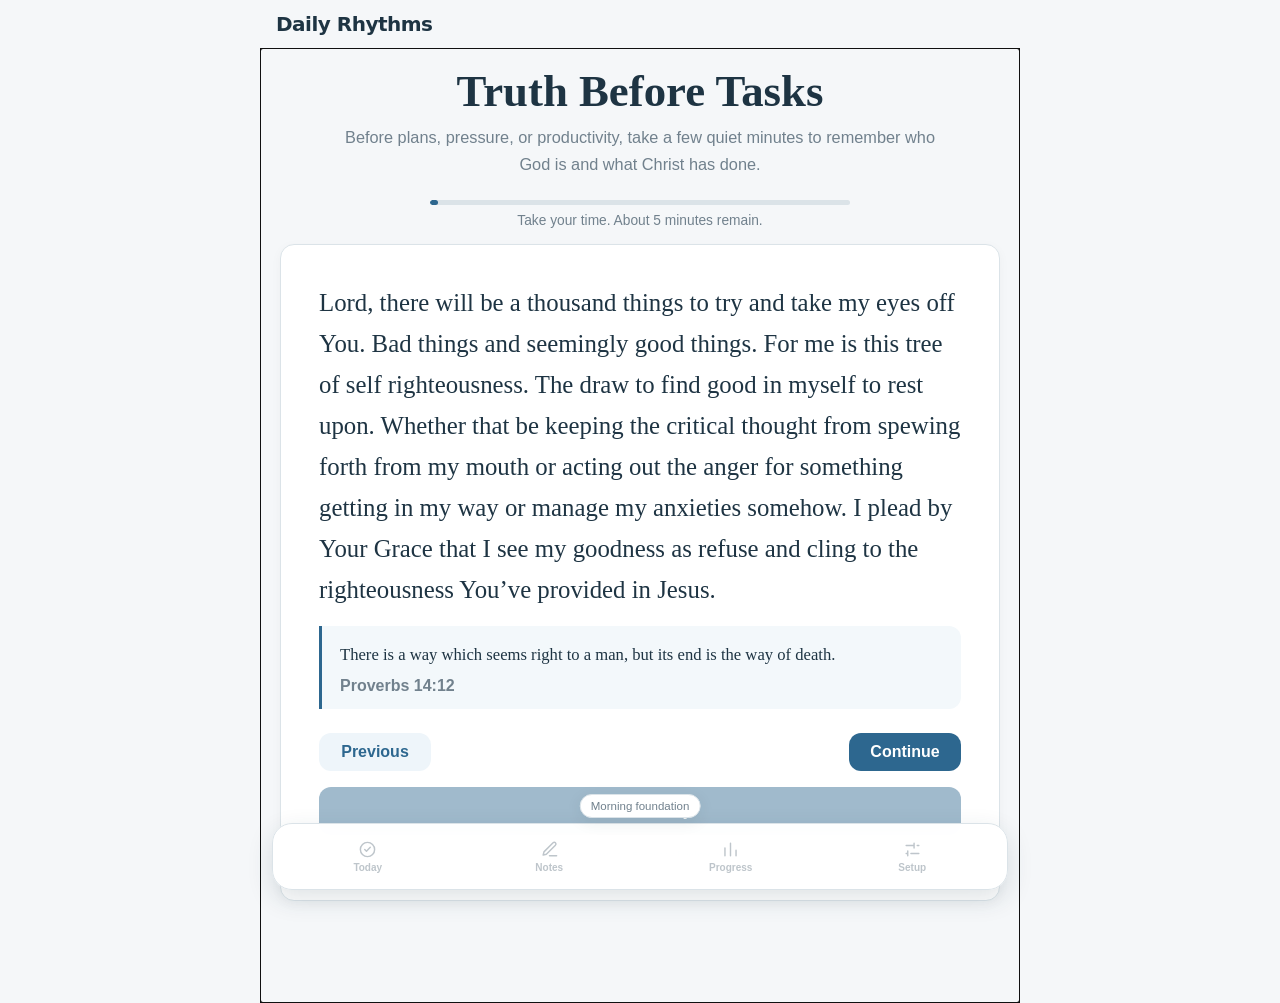
<file: index.html>
<!doctype html>
<html lang="en">
<head>
  <meta charset="utf-8" />
  <meta name="viewport" content="width=device-width, initial-scale=1, viewport-fit=cover" />
  <meta name="theme-color" content="#163a33" />
  <meta name="description" content="A private, customizable daily routine and check-in tracker." />
  <link rel="manifest" href="manifest.webmanifest" />
  <link rel="icon" href="icon-192.png" />
  <link rel="apple-touch-icon" href="icon-192.png" />
  <link rel="stylesheet" href="styles.css" />
  <title>Daily Rhythms</title>
</head>
<body data-theme="calm" data-view="today">
  <div class="background-overlay" aria-hidden="true"></div>
  <div class="app-shell">
    <header class="topbar">
      <div class="topbar-brand">
        <div>
          <h1 id="pageTitle">Today</h1>
          <p id="pageContext">Today</p>
        </div>
      </div>
      <details id="todayDateMenu" class="today-date-menu">
        <summary id="todayDateMenuButton"><span id="heroDate">Today</span><span aria-hidden="true">⌄</span></summary>
        <div class="date-nav date-nav-v15" aria-label="Choose date">
          <button id="prevDay" class="ghost-button" type="button" aria-label="Previous day">‹</button>
          <button id="selectedDateButton" class="date-button" type="button" aria-label="Return to today"></button>
          <select id="dayModeInput" aria-label="How this day should count"><option value="normal">Normal day</option><option value="sick">Sick day</option><option value="travel">Travel day</option><option value="vacation">Vacation</option><option value="rest">Planned rest</option></select>
          <button id="undoButton" class="ghost-button undo-button" type="button" disabled aria-label="Undo last change" title="Undo">↶</button>
          <label class="calendar-button" aria-label="Jump to a date">📅<input id="datePickerInput" type="date" /></label>
          <button id="nextDay" class="ghost-button" type="button" aria-label="Next day">›</button>
        </div>
      </details>
      <button class="icon-button" id="installButton" type="button" hidden aria-label="Install app">＋</button>
    </header>

    <main id="appMain" class="main-content" tabindex="-1">

      <section id="truthView" class="view truth-view" aria-labelledby="pageTitle">
        <section class="truth-hero">
          <p id="truthHeroEyebrow" class="eyebrow" hidden>Begin with what is true</p>
          <h2 id="truthHeroTitle">Truth Before Tasks</h2>
          <p id="truthHeroIntro" class="truth-intro">Before plans, pressure, or productivity, take a few quiet minutes to remember who God is and what Christ has done.</p>
          <div class="truth-progress" aria-label="Opening meditation progress"><span id="truthProgressBar"></span></div>
          <p id="truthProgressText" class="muted truth-progress-text" aria-live="polite"></p>
        </section>
        <section class="card truth-stage">
          <div class="truth-step-heading">
            <p id="truthStepLabel" class="eyebrow" hidden>Step 1 of 5</p>
            <h3 id="truthStepTitle" hidden>A plea from a clear moment</h3>
          </div>
          <div id="truthStepBody" class="truth-step-body"></div>
          <div class="truth-controls">
            <button id="truthPreviousButton" class="secondary-button" type="button">Previous</button>
            <button id="truthContinueButton" class="primary-button" type="button">Continue</button>
          </div>
          <button id="truthEnterDayButton" class="primary-button truth-enter-button" type="button" disabled>Enter the Day</button>
          <p class="muted micro-copy truth-gospel-note"><strong>Not for righteousness. Because of righteousness.</strong></p>
        </section>
      </section>

      <section id="todayView" class="view active" aria-labelledby="pageTitle">
        <section class="hero-card">
          <div class="hero-copy">
            <p class="hero-kicker" id="heroGreeting">Good morning</p>
            <p class="week-focus-banner" id="weekFocusBanner" hidden></p>
          </div>
          <div class="progress-ring" id="progressRing" aria-label="0 percent complete"><span id="progressPercent">0%</span></div>
        </section>

        <section id="truthAttentionCard" class="card truth-attention-card" hidden aria-live="polite">
          <div class="truth-attention-icon" aria-hidden="true">◐</div>
          <div class="truth-attention-copy">
            <p class="eyebrow">Needs your attention</p>
            <h2 id="truthAttentionTitle">A truth reminder is waiting</h2>
            <p id="truthAttentionDetail" class="muted">Review it once to clear every reminder that has elapsed.</p>
          </div>
          <div class="truth-attention-actions">
            <button id="deferTruthAttentionButton" class="secondary-button" type="button">I’m occupied · 15 min</button>
            <button id="reviewTruthAttentionButton" class="primary-button" type="button">Review now</button>
          </div>
        </section>

        <section class="card foundation-card" aria-label="Today's foundation">
          <div>
            <div class="foundation-heading"><p class="eyebrow">Today’s foundation</p><span class="foundation-mark" aria-label="Foundation complete">100%</span></div>
            <p class="foundation-copy">Remember that your worth is not in what you do, but in what Christ did for you. Because of Him, you can do these tasks not to earn merit but to live out a life merited by grace. For it is from His fullness you have received grace upon grace.</p>
          </div>
        </section>

        <section id="backupReminder" class="card backup-reminder" hidden>
          <div><p class="eyebrow">Keep your data safe</p><h2>A fresh backup is due</h2><p id="backupReminderText" class="muted"></p></div>
          <button id="openBackupButton" class="small-button" type="button">Back up now</button>
        </section>

        <section class="card actual-time-card">
          <div class="section-heading actual-time-heading"><h2>Sleep times</h2><div class="actual-time-summary"><span id="actualTimeSummary">Not recorded</span><button id="toggleActualTimeButton" class="small-button" type="button" aria-expanded="false" aria-controls="actualTimeDetails">Enter</button></div></div>
          <div id="actualTimeDetails" class="actual-time-details">
            <div class="actual-time-grid compact-time-grid">
              <div class="actual-time-field compact-time-field"><label for="actualWakeInput">Woke up</label><div><input id="actualWakeInput" type="time" /><button id="wakeNowButton" class="small-button" type="button">Now</button></div></div>
              <div class="actual-time-field compact-time-field"><label for="actualBedInput">Went to bed</label><div><input id="actualBedInput" type="time" /><button id="bedNowButton" class="small-button" type="button">Now</button></div></div>
            </div>
            <p class="muted micro-copy">Last night’s bedtime belongs to yesterday; this morning’s wake time belongs here. Enter either when Health has no recording.</p>
            <div id="healthSleepSuggestion" class="health-sleep-suggestion" hidden>
              <div><strong id="healthSleepSuggestionTitle">Apple Health suggestion</strong><span id="healthSleepSuggestionText"></span></div>
              <button id="applyHealthSleepButton" class="small-button" type="button">Review times</button>
            </div>
          </div>
        </section>

        <div id="routineSections">
          <div id="morningRoutineSection"></div>
          <div id="postMorningMoments">
            <section id="godMomentReminder" class="card god-moment-reminder" hidden>
              <details class="god-moment-details">
                <summary><span class="eyebrow">God Moment</span><span id="godMomentReminderText" class="god-moment-quote"></span></summary>
                <small id="godMomentReminderDate"></small>
              </details>
              <button id="openGodMomentsButton" class="small-button" type="button">All moments</button>
            </section>

            <section class="card capture-card">
              <div class="section-heading"><div><p class="eyebrow">Remember</p><h2>Capture a small thing</h2></div><div class="section-tools"><button id="quickNoteButton" class="secondary-button" type="button">+ Note</button><button id="quickMemoryButton" class="primary-button" type="button">+ Remember</button></div></div>
              <div id="onThisDayMemory" class="on-this-day" hidden></div>
            </section>
          </div>
          <div id="laterRoutineSections"></div>
        </div>

      </section>

      <section id="notesView" class="view" aria-labelledby="pageTitle">
        <section class="card notes-intro-card notes-ledger-header">
          <div class="section-heading">
            <div><p class="eyebrow">Notes & Thoughts</p><h2>A quiet place for what matters</h2></div>
            <button id="addNoteButton" class="primary-button" type="button">+ Note</button>
          </div>
          <p class="muted setup-help">Keep prayers, actions, memories, and thoughts together without turning reflection into another task list.</p>
          <div class="notes-stats">
            <div><strong id="notesOpenCount">0</strong><span>Open notes</span></div>
            <div><strong id="godMomentCount">0</strong><span>God Moments</span></div>
            <div><strong id="notesDueCount">0</strong><span>Ready to review</span></div>
          </div>
        </section>

        <section id="reflectionReviewCard" class="card reflection-review-card">
          <div class="section-heading">
            <div><p class="eyebrow">Review & Reflect</p><h2>Close the loop gently</h2></div>
            <button id="toggleReflectionReviewButton" class="primary-button" type="button" aria-controls="reflectionReviewPanel" aria-expanded="false">Begin review</button>
          </div>
          <p id="reflectionReviewStatus" class="muted setup-help">Return to what needs prayer, action, or remembrance without carrying everything at once.</p>
          <div class="reflection-review-stats">
            <div><strong id="reviewDueCount">0</strong><span>Due</span></div>
            <div><strong id="reviewActionCount">0</strong><span>Actions</span></div>
            <div><strong id="reviewPrayerCount">0</strong><span>Prayers</span></div>
            <div><strong id="reviewMomentCount">0</strong><span>God Moments</span></div>
          </div>
          <div id="reflectionReviewPanel" class="reflection-review-panel" hidden>
            <div id="reflectionReviewLists" class="reflection-review-lists"></div>
            <label class="text-field"><span>What do you want to carry forward?</span><textarea id="weeklyReflectionInput" rows="3" maxlength="1000" placeholder="A prayer, next step, or truth to remember…"></textarea></label>
            <button id="finishReflectionReviewButton" class="primary-button reflection-finish" type="button">Finish this week’s review</button>
          </div>
        </section>

        <section class="card notes-filter-card">
          <div class="notes-search-row">
            <label class="notes-search-field"><span class="sr-only">Search notes</span><input id="notesSearchInput" type="search" placeholder="Search everything you’ve captured…" /></label>
            <button id="clearNotesFiltersButton" class="small-button" type="button" hidden>Clear</button>
          </div>
          <div class="notes-filter-row">
            <label><span>Type</span><select id="notesTypeFilter">
              <option value="all">All notes</option><option value="routine">Routine notes</option><option value="memory">Memory Bank</option><option value="entrust">Entrust to the Lord</option><option value="review">Review later</option><option value="action">Action items</option><option value="prayer">Prayers</option><option value="god-moment">God Moments</option><option value="general">General notes</option>
            </select></label>
            <label><span>Status</span><select id="notesStatusFilter"><option value="all">All statuses</option><option value="open">Open</option><option value="completed">Completed</option><option value="due">Ready to review</option><option value="snoozed">Snoozed</option><option value="pinned">Pinned</option><option value="answered">Answered prayers</option></select></label>
          </div>
        </section>

        <details id="godMomentsLibrary" class="card god-moments-library notes-library-tool">
          <summary><span><span class="eyebrow">Import</span><strong>Bring in Apple Notes</strong><small>Markdown or text · one file becomes one God Moment</small></span><i aria-hidden="true">›</i></summary>
          <div class="notes-import-body">
            <p class="muted setup-help">Imported notes keep their text, are labeled Apple Notes, and can resurface as reminders of God’s faithfulness.</p>
            <label class="secondary-button file-button import-god-moments">Choose Apple Notes files<input id="importGodMomentsInput" type="file" accept=".md,.markdown,.txt,text/markdown,text/plain" multiple /></label>
          </div>
        </details>

        <section class="notes-results-section">
          <div class="section-heading notes-results-heading"><div><p class="eyebrow">Your library</p><h2 id="notesResultsTitle">All notes</h2></div><span id="notesResultCount" class="section-progress">0</span></div>
          <div id="notesList" class="notes-list"></div>
        </section>
      </section>

      <section id="historyView" class="view" aria-labelledby="pageTitle">
        <section class="card progress-story-card" id="progressStoryCard">
          <p id="progressStoryKicker" class="eyebrow">This week</p>
          <h2 id="progressStoryTitle">Your rhythm is taking shape</h2>
          <p id="progressStoryText">Progress will become more meaningful as you continue recording ordinary days.</p>
          <div class="progress-story-metric"><strong id="progressStoryPercent">—</strong><span>completion</span><b id="progressStoryChange">Start where you are</b></div>
        </section>

        <section class="card progress-overview-card progress-ledger-card">
          <div class="section-heading progress-heading">
            <div><p class="eyebrow">The ledger</p><h2>At a glance</h2></div>
            <div id="rangeSelector" class="range-selector" aria-label="Analytics range">
              <button class="range-button active" type="button" data-range="7">7D</button>
              <button class="range-button" type="button" data-range="30">30D</button>
              <button class="range-button" type="button" data-range="90">90D</button>
            </div>
          </div>
          <div class="progress-stats-grid">
            <div><strong id="progressOverall">—</strong><span>Overall</span></div>
            <div><strong id="progress80Days">—</strong><span>At rhythm</span></div>
            <div><strong id="progressTrackedDays">—</strong><span>Days tracked</span></div>
          </div>
          <p id="progressRangeNote" class="muted progress-range-note"></p>
        </section>

        <section class="card progress-week-card">
          <div class="section-heading"><div><p class="eyebrow">This week</p><h2>Daily rhythm</h2></div><strong id="weekOverall" class="section-progress">—</strong></div>
          <div id="weekSummary" class="week-summary"></div>
        </section>

        <section class="card progress-routine-card">
          <div class="section-heading"><div><p class="eyebrow">Routine</p><h2>By part of day</h2></div></div>
          <div id="sectionBreakdown" class="breakdown-list"></div>
        </section>

        <section class="card progress-habits-card">
          <div class="section-heading"><div><p class="eyebrow">Consistency</p><h2>What is becoming steady</h2></div></div>
          <div class="habit-columns">
            <div><h3>Strong rhythms</h3><div id="strongHabits" class="habit-list"></div></div>
            <div class="habit-grace-column"><h3>Still forming</h3><div id="weakHabits" class="habit-list"></div></div>
          </div>
        </section>

        <details class="card progress-detail-disclosure">
          <summary><span><strong>Check-ins</strong><small>Mood, focus, stress, and sleep patterns</small></span><b>View trends</b><i aria-hidden="true">›</i></summary>
          <div class="progress-detail-body"><div id="trendList" class="trend-list"></div></div>
        </details>

        <details class="card progress-detail-disclosure" id="medicationProgressCard">
          <summary><span><strong>Medication</strong><small>Completion history and timing patterns</small></span><b>View history</b><i aria-hidden="true">›</i></summary>
          <div class="progress-detail-body">
            <p class="muted setup-help">A descriptive look at your logged timing. It does not establish that medication timing caused a particular wake time.</p>
            <div id="medicationInsights" class="medication-insights"></div>
          </div>
        </details>

        <details class="card progress-detail-disclosure">
          <summary><span><strong>Patterns</strong><small>Simple associations found in your own logs</small></span><b>Explore</b><i aria-hidden="true">›</i></summary>
          <div class="progress-detail-body">
            <p class="muted setup-help">These are associations in your own logs, not proof that one habit caused the other result.</p>
            <div id="patternInsights" class="insight-list"></div>
          </div>
        </details>

        <section class="card weekly-review-card" id="weeklyReviewCard">
          <div class="section-heading"><div><p class="eyebrow">Weekly review</p><h2>Close the loop</h2></div><span id="weeklyReviewLabel" class="section-progress"></span></div>
          <div id="weeklyReviewSummary" class="weekly-review-summary"></div>
          <label class="text-field"><span>What do you want to focus on next week?</span><textarea id="weeklyFocusInput" rows="2" maxlength="300" placeholder="One clear focus for the week ahead…"></textarea></label>
          <button id="saveWeeklyFocusButton" class="primary-button weekly-focus-save" type="button">Save weekly focus</button>
        </section>

        <details class="card progress-detail-disclosure accountability-sharing-card" id="accountabilitySharingCard">
          <summary><span><strong>Private accountability</strong><small>Approved trends and shared routines</small></span><b id="accountabilitySharingBadge">Sign in needed</b><i aria-hidden="true">›</i></summary>
          <div class="progress-detail-body accountability-progress-body">
          <p class="muted accountability-intro">Connect one person or several. Each connection receives only the progress categories you turn on.</p>

          <div id="accountabilitySharingSignedOut" class="accountability-sharing-notice">
            <strong>Connect Private Sync first</strong>
            <span>Your private account confirms who owns a snapshot and who may read it.</span>
            <button id="openPrivateSyncForAccountabilityButton" class="secondary-button" type="button">Open Private Sync</button>
          </div>

          <div id="accountabilitySharingOwner" hidden>
            <div id="accountabilityConnectionsList" class="accountability-connection-list"></div>

            <details id="accountabilityConnectionEditor" class="accountability-editor" open>
              <summary><span id="accountabilityEditorTitle">Add an accountability partner</span><small id="accountabilityEditorStatus">Private invitation</small></summary>
              <div class="accountability-editor-body">
                <div class="two-column-fields">
                  <label class="text-field compact"><span>Your display name</span><input id="accountabilityOwnerNameInput" type="text" maxlength="80" placeholder="Taylor" /></label>
                  <label class="text-field compact"><span>Partner name</span><input id="accountabilityPartnerNameInput" type="text" maxlength="80" placeholder="Pastor, friend, counselor…" /></label>
                </div>
                <label class="text-field compact"><span>Partner email</span><input id="accountabilityPartnerEmailInput" type="email" maxlength="320" autocomplete="email" placeholder="partner@example.com" /></label>

                <fieldset class="accountability-options accountability-sharing-options">
                  <legend>Choose what this person can see</legend>
                  <label class="toggle-field"><input id="accountabilityShareProgressInput" type="checkbox" checked /><span><b>Progress totals</b><small>Today and week completion, plus Truth Before Tasks status.</small></span></label>
                  <label class="toggle-field"><input id="accountabilityShareRoutinesInput" type="checkbox" checked /><span><b>Routine names</b><small>Completion for non-sensitive routines. Medication and check-in names stay separate.</small></span></label>
                  <label class="toggle-field"><input id="accountabilityShareCheckinsInput" type="checkbox" /><span><b>Rating check-ins</b><small>Weekly numeric averages only—never written reflections.</small></span></label>
                  <label class="toggle-field"><input id="accountabilityShareStepsInput" type="checkbox" /><span><b>Step goal</b><small>Today’s step total and goal, not raw Health records.</small></span></label>
                  <label class="toggle-field"><input id="accountabilityShareMedicationInput" type="checkbox" /><span><b>Medication completion</b><small>A completed count only—never names, doses, or times.</small></span></label>
                </fieldset>

                <div id="accountabilityRoutineChooser" class="accountability-routine-chooser">
                  <div class="accountability-routine-chooser-heading">
                    <div><strong>Choose shared routines</strong><small>Checked routines share only their name and completion. Written answers, remembered text, medication details, and check-in text stay private.</small></div>
                    <div class="accountability-routine-selection-tools">
                      <span id="accountabilityRoutineSelectionCount">0 selected</span>
                      <button id="selectAllAccountabilityRoutinesButton" type="button">Select all</button>
                      <button id="clearAccountabilityRoutinesButton" type="button">Clear</button>
                    </div>
                  </div>
                  <div id="accountabilityRoutineChoices" class="accountability-routine-choices"></div>
                </div>

                <div id="accountabilitySnapshotPreview" class="accountability-snapshot-preview"></div>
                <p id="accountabilitySnapshotStatus" class="muted micro-copy accountability-snapshot-status">No shared snapshot has been published yet.</p>
                <p class="accountability-privacy-note"><strong>Always private:</strong> notes, prayer text, reflections, medication names and times, and raw Apple Health data are never placed in the shared snapshot.</p>

                <div class="accountability-builder-actions accountability-relationship-actions">
                  <button id="saveAccountabilityConnectionButton" class="primary-button" type="button">Send private invitation</button>
                  <button id="refreshAccountabilitySnapshotButton" class="secondary-button" type="button" hidden>Refresh shared progress</button>
                  <button id="pauseAccountabilityConnectionButton" class="secondary-button" type="button" hidden>Pause sharing</button>
                  <button id="revokeAccountabilityConnectionButton" class="danger-button" type="button" hidden>Revoke</button>
                </div>
              </div>
            </details>
          </div>
          </div>
        </details>

        <section class="card accountability-dashboard-card" id="accountabilityDashboardCard" hidden>
          <div class="section-heading accountability-partner-dashboard-heading">
            <div><p class="eyebrow">Partner dashboard</p><h2>People sharing with you</h2></div>
            <div class="accountability-partner-account-actions">
              <span id="accountabilityRosterCount" class="privacy-pill">0 people</span>
              <button id="accountabilityPartnerSignOutButton" class="small-button" type="button" hidden>Sign out</button>
            </div>
          </div>
          <p class="muted accountability-intro">A calm, read-only view of the progress each person chose to share.</p>
          <p id="accountabilityPartnerAccount" class="muted micro-copy accountability-partner-account" hidden></p>
          <div class="accountability-dashboard-tools">
            <label class="notes-search-field"><span class="sr-only">Find a person</span><input id="accountabilityPartnerSearchInput" type="search" placeholder="Find a person…" /></label>
            <label><span class="sr-only">Filter people</span><select id="accountabilityPartnerFilterInput"><option value="all">All people</option><option value="attention">May need check-in</option><option value="stale">No recent update</option></select></label>
            <label><span class="sr-only">Sort people</span><select id="accountabilityPartnerSortInput"><option value="attention">Needs attention</option><option value="updated">Recently updated</option><option value="name">Name</option></select></label>
          </div>
          <div class="accountability-dashboard-layout">
            <div id="accountabilityPartnerRoster" class="accountability-partner-roster"></div>
            <div id="accountabilityPartnerDetail" class="accountability-partner-detail"></div>
          </div>
        </section>

        <details class="card progress-detail-disclosure accountability-report-card" id="accountabilityReportCard">
          <summary><span><strong>Manual progress report</strong><small>Preview an on-device report before sharing</small></span><b>On device</b><i aria-hidden="true">›</i></summary>
          <div class="progress-detail-body accountability-progress-body">
          <p class="muted accountability-intro">Choose what to include, then preview the exact report before sharing it. Nothing is sent automatically.</p>

          <label class="text-field compact accountability-period-field"><span>Report period</span><select id="accountabilityPeriodInput"><option value="week">This week</option><option value="today">Today</option></select></label>

          <fieldset class="accountability-options">
            <legend>Choose what to include</legend>
            <label class="toggle-field"><input id="accountabilityRoutineInput" type="checkbox" /><span><b>Routine summary</b><small>Completion, parts of day, morning foundation, and habit consistency.</small></span></label>
            <label class="toggle-field"><input id="accountabilityMedicationInput" type="checkbox" /><span><b>Medication status</b><small>Shares only how many scheduled doses were logged.</small></span></label>
            <label id="accountabilityMedicationTimesField" class="toggle-field accountability-sensitive-option"><input id="accountabilityMedicationTimesInput" type="checkbox" /><span><b>Medication names and times</b><small>Sensitive details. Available only when medication status is included.</small></span></label>
            <label class="toggle-field"><input id="accountabilityCheckinsInput" type="checkbox" /><span><b>Rating check-ins</b><small>Shares averages for logged scales such as mood, sleep quality, and stress—not written reflections.</small></span></label>
            <label id="accountabilityHealthField" class="toggle-field accountability-sensitive-option" hidden><input id="accountabilityHealthInput" type="checkbox" /><span><b>Latest Apple Health summary</b><small>Sensitive and off by default. Shares the most recently refreshed steps, sleep, and workout totals.</small></span></label>
          </fieldset>

          <div class="accountability-reflection-fields">
            <label class="text-field"><span>What went well? <small>Optional</small></span><textarea id="accountabilityReflectionInput" rows="3" maxlength="500" placeholder="A short reflection you want your accountability partner to see…"></textarea></label>
            <label class="text-field"><span>Where would support help? <small>Optional</small></span><textarea id="accountabilitySupportInput" rows="3" maxlength="500" placeholder="A habit, decision, or area where encouragement would help…"></textarea></label>
          </div>

          <div class="accountability-builder-actions">
            <button id="previewAccountabilityButton" class="primary-button" type="button">Preview report</button>
          </div>

          <section id="accountabilityPreviewPanel" class="accountability-preview-panel" aria-labelledby="accountabilityPreviewTitle" hidden>
            <div class="accountability-preview-heading"><div><span class="preview-ready-dot" aria-hidden="true"></span><strong id="accountabilityPreviewTitle">Ready for your review</strong></div><small>Only the text below will be shared.</small></div>
            <pre id="accountabilityPreviewText" tabindex="0"></pre>
            <div class="accountability-share-actions">
              <button id="copyAccountabilityButton" class="secondary-button" type="button">Copy report</button>
              <button id="shareAccountabilityButton" class="primary-button" type="button">Share report</button>
            </div>
          </section>
          </div>
        </details>

        <details class="card progress-detail-disclosure">
          <summary><span><strong>Daily history</strong><small>Review a specific day when needed</small></span><b>Recent days</b><i aria-hidden="true">›</i></summary>
          <div class="progress-detail-body"><div id="historyList" class="history-list"></div></div>
        </details>
      </section>

      <section id="setupView" class="view" aria-labelledby="pageTitle">
        <section id="setupOverview" class="setup-overview" aria-label="Setup categories">
          <header class="setup-overview-heading"><div><h2>Make the app fit your life</h2><p class="muted setup-overview-intro">Core settings stay visible. Details open only when you need them.</p></div><span>Settings</span></header>
          <div class="setup-category-groups">
            <section class="setup-category-group" aria-labelledby="setupDailyRhythmHeading">
              <header><p id="setupDailyRhythmHeading" class="eyebrow">Daily rhythm</p><span>What shapes the ordinary day</span></header>
              <div class="setup-category-grid">
                <button type="button" data-setup-target="routine"><span class="setup-category-icon" aria-hidden="true"><svg viewBox="0 0 24 24"><path d="M9 6h11M9 12h11M9 18h11M4 6h.01M4 12h.01M4 18h.01" /></svg></span><span><b>Routine & schedule</b><small id="setupScheduleSummary">Wake 6:00 AM · Bed 10:30 PM</small></span><i>›</i></button>
                <button type="button" data-setup-target="faith"><span class="setup-category-icon warm" aria-hidden="true"><svg viewBox="0 0 24 24"><path d="M12 3v18M8 7h8" /></svg></span><span><b>Faith foundation</b><small id="setupFaithSummary">Truth Before Tasks · Convictions</small></span><i>›</i></button>
                <button type="button" data-setup-target="reminders"><span class="setup-category-icon warm" aria-hidden="true"><svg viewBox="0 0 24 24"><path d="M18 8a6 6 0 0 0-12 0c0 7-3 7-3 9h18c0-2-3-2-3-9"/><path d="M10 21h4"/></svg></span><span><b>Truth reminders</b><small id="setupRemindersSummary">Scheduled acknowledgements and protection</small></span><i>›</i></button>
              </div>
            </section>
            <section class="setup-category-group" aria-labelledby="setupConnectionsHeading">
              <header><p id="setupConnectionsHeading" class="eyebrow">Connections</p><span>Health, access, and the people you choose</span></header>
              <div class="setup-category-grid">
                <button type="button" data-setup-target="health"><span class="setup-category-icon" aria-hidden="true"><svg viewBox="0 0 24 24"><path d="M20.8 4.6a5.5 5.5 0 0 0-7.8 0L12 5.6l-1-1a5.5 5.5 0 0 0-7.8 7.8l1 1L12 21l7.8-7.6 1-1a5.5 5.5 0 0 0 0-7.8Z" /></svg></span><span><b>Health, devices & access</b><small id="setupHealthSummary">Health, Watch, widgets, and earned apps</small></span><i>›</i></button>
                <button type="button" data-setup-target="sharing"><span class="setup-category-icon" aria-hidden="true"><svg viewBox="0 0 24 24"><path d="M16 21v-2a4 4 0 0 0-4-4H6a4 4 0 0 0-4 4v2"/><circle cx="9" cy="7" r="4"/><path d="M22 21v-2a4 4 0 0 0-3-3.87M16 3.13a4 4 0 0 1 0 7.75"/></svg></span><span><b>Private accountability</b><small id="setupSharingSummary">Partners and shared progress</small></span><i>›</i></button>
              </div>
            </section>
            <section class="setup-category-group" aria-labelledby="setupAppPrivacyHeading">
              <header><p id="setupAppPrivacyHeading" class="eyebrow">App & privacy</p><span>Appearance, backups, and private sync</span></header>
              <div class="setup-category-grid">
                <button type="button" data-setup-target="appearance"><span class="setup-category-icon" aria-hidden="true"><svg viewBox="0 0 24 24"><path d="M12 22a10 10 0 1 0 0-20 4 4 0 0 0 0 8h1.5a2.5 2.5 0 0 1 0 5H12a3.5 3.5 0 0 0 0 7Z" /><path d="M7.5 10.5h.01M9 6.5h.01M14 5.5h.01M17.5 9h.01" /></svg></span><span><b>Appearance & accessibility</b><small id="setupAppearanceSummary">Calm theme · Right-handed controls</small></span><i>›</i></button>
                <button type="button" data-setup-target="data"><span class="setup-category-icon" aria-hidden="true"><svg viewBox="0 0 24 24"><path d="M12 22a10 10 0 1 0 0-20 10 10 0 0 0 0 20Z" /><path d="M2 12h20M12 2a15 15 0 0 1 0 20M12 2a15 15 0 0 0 0 20" /></svg></span><span><b>Data & privacy</b><small id="setupDataSummary">Private sync, backups, and protection</small></span><i>›</i></button>
              </div>
            </section>
          </div>
        </section>
        <div id="setupCategoryBar" class="setup-category-bar" hidden><button id="setupBackButton" class="small-button" type="button">‹ Setup</button><strong id="setupCategoryTitle">Routine & schedule</strong></div>

        <section class="card setup-section-card schedule-settings-card" data-setup-category="routine">
          <div class="section-heading"><div><p class="eyebrow">Schedule</p><h2>Daily anchors</h2></div><span class="section-progress">Tap to edit</span></div>
          <div class="daily-anchor-list">
            <label class="daily-anchor-row"><span class="daily-anchor-icon" aria-hidden="true">☀</span><span class="daily-anchor-copy"><b>Wake-up target</b><small>Starts your morning routine</small></span><input id="wakeTimeInput" type="time" aria-label="Wake-up target" /></label>
            <label class="daily-anchor-row"><span class="daily-anchor-icon bedtime" aria-hidden="true">☾</span><span class="daily-anchor-copy"><b>Bedtime target</b><small>Closes your daily routine</small></span><input id="bedTimeInput" type="time" aria-label="Bedtime target" /></label>
          </div>
          <label class="toggle-field schedule-toggle"><input id="badgeEnabledInput" type="checkbox" /><span><b>Home Screen progress badge</b><small>When supported by your installed web app, show the number of required items still remaining today.</small></span></label>
        </section>

        <section class="card" data-setup-category="routine">
          <div class="section-heading"><div><p class="eyebrow">Streaks</p><h2>Make streaks fit real life</h2></div></div>
          <div class="two-column-fields">
            <label class="text-field compact"><span>Completion needed</span><div class="percent-input"><input id="streakThresholdInput" type="number" min="1" max="100" step="1" /><b>%</b></div></label>
            <label class="text-field compact"><span>Excused days</span><select id="streakModeInput"><option value="forgiving">Do not break streak</option><option value="strict">Break streak</option></select></label>
          </div>
          <label class="toggle-field schedule-toggle"><input id="streakWeekdaysOnlyInput" type="checkbox" /><span><b>Weekdays-only streak</b><small>Saturday and Sunday are ignored when calculating the streak.</small></span></label>
        </section>

        <section class="card" data-setup-category="appearance">
          <div class="section-heading"><div><p class="eyebrow">Personalize</p><h2>Make it yours</h2></div></div>
          <label class="text-field compact"><span>Theme</span><select id="themeInput">
            <option value="calm">Calm</option><option value="sunrise">Sunrise</option><option value="dusk">Dusk</option><option value="minimal">Minimal</option><option value="midnight">Midnight</option>
          </select></label>
          <div class="background-controls">
            <label class="secondary-button file-button">Use a background photo<input id="backgroundImageInput" type="file" accept="image/*" /></label>
            <button id="clearBackgroundButton" class="secondary-button" type="button">Remove photo</button>
          </div>
          <p class="muted setup-help">A background photo stays only on this device. It is compressed before being saved.</p>
        </section>

        <section id="truthRemindersCard" class="card" data-setup-category="reminders">
          <div class="section-heading"><div><p class="eyebrow">Throughout the day</p><h2>Truth reminders</h2></div></div>
          <p class="muted setup-help">Keep a library of words and pictures to return to. Choose your entries or shuffle them, with reminders every 30 minutes from 8 AM to 8 PM by default.</p>
          <button id="openTruthRemindersButton" class="secondary-button" type="button">Manage iPhone reminders</button>
          <p id="truthRemindersAvailability" class="muted micro-copy">Notification scheduling is available in the iPhone app. Your reminder library stays on that iPhone.</p>
        </section>

        <section class="card handedness-card" data-setup-category="appearance">
          <div class="section-heading"><div><p class="eyebrow">Accessibility</p><h2>One-handed controls</h2></div></div>
          <label class="text-field compact"><span>Preferred hand</span><select id="handednessInput">
            <option value="right">Right-handed · checks on right</option>
            <option value="left">Left-handed · checks on left</option>
          </select></label>
          <div class="handedness-preview" aria-hidden="true"><span class="preview-check">✓</span><b>Example routine item</b></div>
          <p class="muted setup-help">Keeps completion and bulk-complete controls near your thumb. Date arrows stay standard.</p>
        </section>

        <section class="card" data-setup-category="appearance">
          <div class="section-heading"><div><p class="eyebrow">Gentle reminders</p><h2>God Moment resurfacing</h2></div></div>
          <label class="text-field compact"><span>How often?</span><select id="resurfacingFrequencyInput"><option value="occasional">Occasionally</option><option value="weekly">Once a week</option><option value="never">Never</option></select></label>
          <p class="muted setup-help">Only God Moments individually marked for resurfacing can appear on Today.</p>
        </section>

        <section class="card connections-card" id="connectionsCard" data-setup-category="health">
          <div class="section-heading"><div><p class="eyebrow">Connections</p><h2>Apps & smart actions</h2></div><button id="syncConnectionsButton" class="small-button" type="button">Sync now</button></div>
          <p class="muted setup-help">Link routine items to the Bible plan, websites, iPhone Shortcuts, calls, texts, email, Maps, or another part of this app.</p>
          <div class="connection-status-card">
            <div class="connection-icon">📖</div>
            <div class="connection-copy"><strong>Ten-Category Bible Reading</strong><span id="bibleConnectionStatus">Checking connection…</span></div>
            <button id="openBibleConnectionButton" class="small-button" type="button">Open</button>
          </div>
          <label class="text-field"><span>Bible app address</span><input id="bibleAppUrlInput" type="url" inputmode="url" placeholder="https://bojangles4x4.github.io/Bible-Reading-Plan/" /></label>
          <div class="connection-actions">
            <button id="saveBibleConnectionButton" class="primary-button" type="button">Save connection</button>
            <button id="testBibleConnectionButton" class="secondary-button" type="button">Test connection</button>
          </div>
          <div class="integration-template-heading"><strong>Add an action</strong><span>Start with a template, then customize it.</span></div>
          <div id="connectionTemplates" class="integration-template-grid">
            <button type="button" data-template="bible"><span>📖</span><b>Bible reading</b></button>
            <button type="button" data-template="website"><span>↗</span><b>Website</b></button>
            <button type="button" data-template="shortcut"><span>⚡</span><b>Shortcut</b></button>
            <button type="button" data-template="phone"><span>☎</span><b>Call</b></button>
            <button type="button" data-template="text"><span>💬</span><b>Text</b></button>
            <button type="button" data-template="email"><span>✉</span><b>Email</b></button>
            <button type="button" data-template="maps"><span>⌖</span><b>Maps</b></button>
            <button type="button" data-template="internal"><span>◎</span><b>Inside app</b></button>
          </div>
        </section>

        <section class="card iphone-widget-card" id="iphoneWidgetCard" data-setup-category="health" hidden>
          <div class="section-heading"><div><p class="eyebrow">Home Screen</p><h2>Today’s Rhythm widget</h2></div><span class="native-badge">Build 45</span></div>
          <p class="muted setup-help">See Truth Before Tasks, today’s progress, and your private earned-time balance. The large widget also offers a suggested routine, Water +1, and a direct path to every task.</p>
          <div class="widget-size-options" aria-label="Available iPhone widget sizes">
            <div><span class="widget-size-shape large" aria-hidden="true"></span><strong>Large</strong><small>Status, suggested focus, Water +1, and all tasks</small></div>
            <div><span class="widget-size-shape medium" aria-hidden="true"></span><strong>Medium</strong><small>Progress and the first available action</small></div>
            <div><span class="widget-size-shape small" aria-hidden="true"></span><strong>Small</strong><small>Foundation and progress at a glance</small></div>
          </div>
          <details class="widget-install-guide">
            <summary>How to add it after installing Build 45</summary>
            <ol>
              <li>Touch and hold an empty area of your iPhone Home Screen.</li>
              <li>Tap <b>Edit</b>, then <b>Add Widget</b>.</li>
              <li>Search for <b>Daily Routine</b> (the app currently in TestFlight).</li>
              <li>Choose a size and tap <b>Add Widget</b>.</li>
            </ol>
          </details>
          <div class="widget-privacy-note"><span aria-hidden="true">◈</span><p><strong>Private by design</strong><small>Prayer, Scripture, medication, Health details, notes, selected app names, and Screen Time selections never appear. Only the aggregate earned minutes may be shown, and routine labels can be hidden while your phone is locked.</small></p></div>
        </section>

        <section class="card apple-native-card" id="appleNativeCard" data-setup-category="health" hidden>
          <div class="section-heading"><div><p class="eyebrow">Apple Health</p><h2>Health metrics</h2></div><span class="native-badge">On device</span></div>
          <p class="muted setup-help">Apple Health is the private hub. Daily Routine reads only the categories you choose and can identify contributing sources such as Apple Watch or Garmin when they write data to Health.</p>
          <div class="apple-health-grid">
            <div><strong id="appleStepCount">—</strong><span>Steps today</span></div>
            <div><strong id="appleSleepHours">—</strong><span>Sleep hours</span></div>
            <div><strong id="appleWorkoutCount">—</strong><span>Workouts</span></div>
          </div>
          <p id="appleHealthStatus" class="muted setup-help">Health access has not been requested.</p>
          <div id="healthSourceSummary" class="health-source-summary" hidden>
            <div><strong>Health data sources</strong><span id="healthSourceDetail">Apple Health</span></div>
            <span class="privacy-pill">Through Health</span>
          </div>
          <div class="connection-actions">
            <button id="connectAppleHealthButton" class="primary-button" type="button">Connect Health</button>
            <button id="refreshAppleHealthButton" class="secondary-button" type="button">Refresh summary</button>
          </div>
          <div class="health-steps-goal">
            <div><strong>Automatic steps goal</strong><span>Add steps as a required routine item. It checks itself when Health reaches your goal.</span></div>
            <label><span class="sr-only">Daily step goal</span><input id="appleStepsGoalInput" type="number" min="1" max="100000" step="500" inputmode="numeric" value="8000" /></label>
            <button id="saveAppleStepsGoalButton" class="secondary-button" type="button">Add to routine</button>
          </div>
          <p class="muted micro-copy">Automatic step values stay on this device and are excluded from Private sync.</p>
        </section>

        <section class="card earned-access-card" id="earnedAccessCard" data-setup-category="health" hidden>
          <div class="section-heading earned-access-section-heading">
            <div><p class="eyebrow">Screen Time</p><h2>Earned Access</h2></div>
            <span id="earnedAccessBadge" class="privacy-pill">Checking</span>
          </div>
          <p class="muted setup-help earned-access-intro">Your chosen apps share one daily time bank. Truth Before Tasks must be complete before any earned allowance can open.</p>

          <div class="earned-access-dashboard">
            <div class="earned-access-gate earned-access-disclosure" aria-live="polite">
              <span class="earned-access-gate-icon" aria-hidden="true">●</span>
              <div><span>Current protection</span><strong id="earnedAccessGateStatus">Checking Screen Time…</strong><small id="earnedAccessGateDetail">Confirming today’s foundation and app shields.</small></div>
            </div>
            <div class="earned-access-metrics">
              <div><strong id="earnedAccessAvailableNow">0 min</strong><span>Balance remaining</span></div>
              <div><strong id="earnedAccessUsableNow">0 min</strong><span>Usable now</span></div>
              <div><strong id="earnedAccessStepMetric">0%</strong><span>Step goal</span></div>
            </div>
          </div>

          <button id="openEarnedAccessControlsButton" class="secondary-button earned-access-picker-button" type="button">Choose earned and essential apps</button>
          <p id="earnedAccessNativeStatus" class="muted micro-copy earned-access-native-status">Authorize Screen Time and privately choose the apps Daily Routine should manage.</p>

          <div class="earned-access-bank" aria-live="polite">
            <div><span>Today’s shared bank</span><strong id="earnedAccessBankStatus">0 of 60 minutes remain today</strong><small id="earnedAccessBankDetail">Currently open and still-banked minutes belong to this same balance. Minutes reset at midnight.</small></div>
            <button id="useEarnedAccessButton" class="primary-button" type="button" disabled>Use 15 minutes</button>
          </div>

          <details class="earned-access-ledger">
            <summary><span>Today’s minute breakdown</span><strong id="earnedAccessLedgerSummary">0 earned · 0 remaining</strong></summary>
            <div class="earned-access-ledger-rows">
              <div><span>Routine tasks</span><strong id="earnedAccessTaskEarned">+0 min</strong></div>
              <div><span>Walking</span><strong id="earnedAccessWalkingEarned">+0 min</strong></div>
              <div><span>Selected-app use</span><strong id="earnedAccessUsedToday">0 min</strong></div>
              <div><span>Balance remaining</span><strong id="earnedAccessBalanceRemaining">0 min</strong></div>
            </div>
            <p id="earnedAccessLedgerNote" class="muted micro-copy earned-access-ledger-note">Usage is updated at Apple’s Screen Time checkpoints. Unused minutes expire at midnight.</p>
          </details>

          <div class="earned-access-truth-status" aria-live="polite">
            <div><span>Truth Reminders</span><strong id="earnedAccessTruthStatus">Checking reminder schedule…</strong><small id="earnedAccessTruthDetail">Waiting count and the next reminder will appear here.</small></div>
            <span id="earnedAccessTruthCount" class="privacy-pill">Checking</span>
          </div>

          <div class="earned-access-rule-heading"><strong>Ways to earn time</strong><span>Completed requirements add to the same daily bank.</span></div>
          <div class="earned-access-stages">
            <div class="earned-stage" data-stage="morning">
              <div class="earned-stage-heading"><div><strong>Morning routines</strong><span>Earn a few minutes per selected task</span></div></div>
              <div id="earnedAccessMorningTasks" class="earned-task-options" aria-label="Morning access requirements"></div>
              <div class="earned-stage-status"><span id="earnedAccessMorningStatus">Choose morning tasks</span></div>
            </div>
            <div class="earned-stage" data-stage="later">
              <div class="earned-stage-heading"><div><strong>Later routines</strong><span>Add more time in the afternoon or evening</span></div></div>
              <div id="earnedAccessLaterTasks" class="earned-task-options" aria-label="Later access requirements"></div>
              <div class="earned-stage-status"><span id="earnedAccessLaterStatus">Choose later tasks</span></div>
            </div>
          </div>

          <div class="earned-movement-heading"><strong>Walking toward today’s goal</strong><span>Steps add minutes proportionally and automatically.</span></div>
          <div class="earned-access-progress" aria-live="polite">
            <div><strong id="earnedAccessStatus">Checking today’s steps…</strong><span id="earnedAccessDetail">Walking progress will appear here.</span></div>
            <div class="earned-access-progress-track" role="progressbar" aria-label="Earned Access step progress" aria-valuemin="0" aria-valuemax="100" aria-valuenow="0"><span id="earnedAccessProgressBar"></span></div>
          </div>
          <div class="connection-actions earned-access-actions">
            <button id="startEarnedAccessButton" class="primary-button" type="button">Start step round</button>
            <button id="checkEarnedAccessButton" class="secondary-button" type="button">Check progress</button>
            <button id="cancelEarnedAccessButton" class="text-button" type="button" hidden>Cancel round</button>
          </div>

          <details class="earned-access-settings-disclosure">
            <summary>Automation and daily limits</summary>
            <div class="earned-access-settings-body">
              <label class="toggle-field"><input id="earnedAccessAutomaticStepsInput" type="checkbox" checked /><span><b>Automatic walking rewards</b><small>Track progress toward your daily step goal and add minutes automatically.</small></span></label>
              <label class="toggle-field"><input id="earnedAccessAutomaticUseInput" type="checkbox" checked /><span><b>Open earned apps automatically</b><small>Open selected apps only after today’s foundation is complete and minutes have been earned.</small></span></label>
              <div class="earned-access-fields">
                <label class="text-field compact earned-access-app-field"><span>Earned app group name</span><input id="earnedAccessLabelInput" type="text" maxlength="80" value="Selected apps" placeholder="For example: Social &amp; Shopping" /><small class="field-help">This label never chooses apps. Use Apple’s private picker above.</small></label>
                <label class="text-field compact"><span>Minutes per task</span><input id="earnedAccessTaskMinutesInput" type="number" min="1" max="15" step="1" inputmode="numeric" value="5" /></label>
                <label class="text-field compact"><span>Daily limit</span><input id="earnedAccessDailyLimitInput" type="number" min="15" max="120" step="5" inputmode="numeric" value="60" /></label>
                <label class="text-field compact"><span>Daily step goal</span><input id="earnedAccessStepsInput" type="number" min="1000" max="30000" step="500" inputmode="numeric" value="8000" /></label>
                <label class="text-field compact"><span>Minutes at goal</span><input id="earnedAccessMinutesInput" type="number" min="15" max="120" step="5" inputmode="numeric" value="60" /></label>
                <label class="text-field compact" hidden><span>Step pattern</span><select id="earnedAccessModeInput"><option value="fixed">Same goal each round</option><option value="escalating">Escalate 750 → 1,000 → 1,500</option></select></label>
              </div>
            </div>
          </details>
          <details class="earned-access-settings-disclosure earned-access-reliability-disclosure">
            <summary>Reliability status</summary>
            <div class="earned-access-reliability-grid" aria-live="polite">
              <div><span>Health refresh</span><strong id="earnedAccessHealthSyncStatus">Waiting for Health</strong></div>
              <div><span>Latest step sample</span><strong id="earnedAccessStepSampleStatus">Not received</strong></div>
              <div><span>Screen Time</span><strong id="earnedAccessScreenTimeStatus">Checking</strong></div>
              <div><span>Daily schedules</span><strong id="earnedAccessScheduleStatus">Checking</strong></div>
              <div><span>Notifications</span><strong id="earnedAccessNotificationStatus">Checking</strong></div>
              <div><span>Widget snapshot</span><strong id="earnedAccessWidgetStatus">Waiting to sync</strong></div>
              <div><span>Today check</span><strong id="earnedAccessDayBoundaryStatus">Waiting for first check</strong></div>
              <div><span>Morning foundation</span><strong id="earnedAccessFoundationStatus">Checking today</strong></div>
              <div><span>Truth queue</span><strong id="earnedAccessTruthDiagnosticStatus">Checking</strong></div>
            </div>
            <div class="earned-access-reliability-actions">
              <button id="runEarnedAccessChecksButton" class="secondary-button" type="button">Run checks</button>
              <button id="copyEarnedAccessDiagnosticsButton" class="secondary-button" type="button">Copy diagnostic summary</button>
            </div>
            <p class="muted micro-copy earned-access-reliability-note">This status shows only connection health and timestamps. It never lists selected apps, browsing activity, or Health values.</p>
          </details>
          <p class="muted micro-copy earned-access-reset-note"><strong>Daily reset:</strong> unused minutes expire at midnight. Tomorrow begins locked again until Truth Before Tasks and any configured convictions are complete.</p>
        </section>

        <section class="card apple-watch-card" id="appleWatchCard" data-setup-category="health" hidden>
          <div class="section-heading"><div><p class="eyebrow">Apple Watch</p><h2>Watch companion</h2></div><span class="native-badge">Installed together</span></div>
          <p class="muted setup-help">See a suggested focus, review medication reminders and current steps, complete a task, or open the full routine list from your wrist.</p>
          <div class="connection-status-card apple-watch-status">
            <div class="connection-icon">⌚</div>
            <div class="connection-copy"><strong>Watch status</strong><span id="appleWatchStatus">Ready for quick-action testing after the Watch app is installed.</span></div>
          </div>
          <div class="watch-action-setting">
            <div><strong>Bottom Watch shortcut</strong><span>Keep Water +1, or choose any checkbox or medication routine for the left button on your Watch.</span></div>
            <label class="text-field compact"><span>Shortcut</span><select id="appleWatchQuickActionInput"><option value="water">Water +1</option></select></label>
          </div>
        </section>

        <section class="card" data-setup-category="routine">
          <div class="section-heading"><div><p class="eyebrow">Daily routine</p><h2>Routine items</h2></div><button id="addItemButton" class="primary-button" type="button">+ Add</button></div>
          <p class="muted setup-help">Habits and measurable goals. Required items affect the daily completion score.</p>
          <div id="routineEditor" class="routine-editor"></div>
        </section>

        <section class="card" data-setup-category="routine">
          <div class="section-heading"><div><p class="eyebrow">Reflection</p><h2>Check-ins & prompts</h2></div><button id="addCheckinButton" class="primary-button" type="button">+ Add</button></div>
          <p class="muted setup-help">Build your own mood, sleep, stress, focus, gratitude, or reflection questions and place them in Morning, Day, or Evening.</p>
          <div id="checkinEditor" class="routine-editor"></div>
        </section>

        <section class="card" id="memoryBankCard" data-setup-category="routine">
          <div class="section-heading"><div><p class="eyebrow">Remember</p><h2>Memory bank</h2></div><button id="addMemoryButton" class="primary-button" type="button">+ Add</button></div>
          <p class="muted setup-help">Save blessings, gratitude, prayers, thoughts, quotes, and memories. A Memory reflection routine can randomly bring them back during your day.</p>
          <div class="memory-bank-stats"><strong id="memoryCount">0</strong><span>saved</span><button id="exportMemoriesButton" class="small-button" type="button">Export CSV</button></div>
          <div class="memory-filter-bar">
            <input id="memorySearchInput" type="search" placeholder="Search memories…" aria-label="Search memories" />
            <select id="memoryFilterInput" aria-label="Filter memories"><option value="all">All categories</option><option value="blessing">Blessings</option><option value="gratitude">Gratitude</option><option value="prayer">Prayers</option><option value="thought">Thoughts</option><option value="quote">Quotes</option><option value="memory">Memories</option><option value="archived">Archived</option></select>
            <label class="favorite-filter"><input id="memoryFavoritesOnlyInput" type="checkbox" /> ★ only</label>
          </div>
          <div id="memoryArchive" class="memory-archive"></div>
        </section>

        <section class="card private-sync-card" id="privateSyncCard" data-setup-category="data">
          <div class="section-heading"><div><p class="eyebrow">Private sync</p><h2>One secure account</h2></div><span id="privateSyncBadge" class="privacy-pill">Local only</span></div>
          <p class="muted setup-help">Sign in to synchronize your routine between the web app and iPhone. Nothing is uploaded until you sign in and approve the first sync.</p>
          <div class="private-sync-status">
            <div><span>Status</span><strong id="privateSyncStatus">Preparing this device…</strong></div>
            <div><span>Device</span><strong id="privateSyncDevice">—</strong></div>
            <div><span>Last cloud sync</span><strong id="privateSyncLastSync">Not connected</strong></div>
          </div>
          <details class="sync-health-disclosure" open>
            <summary><span>Sync health</span><small id="privateSyncHealthBadge">Checking local data</small></summary>
            <div class="sync-health-grid" aria-live="polite">
              <div><span>Local history</span><strong id="privateSyncLocalDays">0 days</strong></div>
              <div><span>Local records</span><strong id="privateSyncLocalRecords">0 entries</strong></div>
              <div><span>Cloud copy</span><strong id="privateSyncCloudHealth">Not checked</strong></div>
              <div><span>Pending</span><strong id="privateSyncPendingHealth">Checking</strong></div>
            </div>
            <p id="privateSyncHealthDetail" class="muted micro-copy">Cloud counts appear after a sync check. Health, Screen Time, and device-only recovery data are excluded.</p>
          </details>
          <ul class="private-sync-privacy">
            <li>Apple Health summaries stay on this device.</li>
            <li>Background photos and local backups are never included.</li>
            <li>Partners never receive your full Private Sync document; they can read only the separate categories you approve.</li>
          </ul>
          <div id="privateSyncSignIn" class="private-sync-sign-in" hidden>
            <label class="text-field compact"><span>Email for your private account</span><input id="privateSyncEmailInput" type="email" autocomplete="email" inputmode="email" placeholder="you@example.com" /></label>
            <label class="text-field compact"><span>Password</span><input id="privateSyncPasswordInput" type="password" autocomplete="current-password" placeholder="Your saved private-sync password" /></label>
            <button id="privateSyncVerifyButton" class="primary-button" type="button">Sign in and sync</button>
            <button id="privateSyncSendCodeButton" class="text-button" type="button">Email me a sign-in link instead</button>
            <p id="privateSyncHelp" class="muted micro-copy">New registrations are closed. Only the owner account created during private setup can connect.</p>
          </div>
          <p id="privateSyncAccount" class="muted micro-copy" hidden></p>
          <div class="connection-actions">
            <button id="createSyncSnapshotButton" class="secondary-button" type="button">Create safety snapshot</button>
            <button id="privateSyncNowButton" class="primary-button" type="button">Connect private sync</button>
          </div>
          <button id="privateSyncSignOutButton" class="text-button private-sync-sign-out" type="button" hidden>Disconnect this account</button>
          <button id="privateSyncDeleteCloudButton" class="text-button private-sync-delete" type="button" hidden>Delete cloud copy and disconnect</button>
        </section>

        <section class="card" id="dataBackupCard" data-setup-category="data">
          <div class="section-heading"><div><p class="eyebrow">Data</p><h2>Backup & export</h2></div></div>
          <p class="muted setup-help">Your information is stored locally first. If you connect Private sync above, the approved sync copy is also stored in your owner-only account.</p>
          <div class="setup-subsection">
            <h3>Personal Systems Agent</h3>
            <p class="muted micro-copy">Connect one protected local snapshot on this Mac. Daily Routine will keep only routine definitions and daily completion history current. Notes, memories, backgrounds, browser history, and other browser data are not included.</p>
            <button id="connectRoutineAgentButton" class="secondary-button" type="button">Connect Personal Systems Agent</button>
            <p id="routineAgentFileStatus" class="muted micro-copy" aria-live="polite"></p>
          </div>
          <div class="button-stack">
            <button id="exportCsvButton" class="secondary-button" type="button">Export progress as CSV</button>
            <button id="exportJsonButton" class="secondary-button" type="button">Download backup</button>
            <label class="secondary-button file-button">Restore backup<input id="importJsonInput" type="file" accept="application/json,.json" /></label>
            <button id="createSnapshotButton" class="secondary-button" type="button">Create local snapshot</button>
            <button id="restoreSnapshotButton" class="secondary-button" type="button">Restore latest local snapshot</button>
            <button id="resetDataButton" class="danger-button" type="button">Reset app data</button>
          </div>
          <p id="snapshotStatus" class="muted micro-copy"></p>
          <div id="snapshotList" class="snapshot-manager" aria-live="polite"></div>
          <details class="history-audit-disclosure">
            <summary><span>History audit</span><small id="historyAuditBadge">Checking</small></summary>
            <div id="historyAuditSummary" class="history-audit-summary"></div>
            <div id="historyAuditIssues" class="history-audit-issues"></div>
            <p class="muted micro-copy">Unrecorded dates are shown separately because a blank day may be intentional. The audit never changes your data.</p>
          </details>
          <p id="backupDownloadStatus" class="muted micro-copy"></p>
          <div class="legal-links" aria-label="Privacy and support">
            <a href="privacy.html">Privacy Policy</a>
            <a href="support.html">Support</a>
          </div>
          <p class="app-version">Daily Routine <b id="appVersion">v1.45.0 · Build 47</b></p>
        </section>


        <section class="card truth-settings-card" data-setup-category="faith">
          <div class="section-heading"><div><p class="eyebrow">Opening practice</p><h2>Truth Before Tasks</h2></div></div>
          <p class="muted"><strong>Not for righteousness. Because of righteousness.</strong> Edit the words you will see before the rest of the app unlocks each day. Core identity truths remain daily; one open-ended theme rotates from your content bank.</p>
          <div class="form-stack truth-copy-fields">
            <label class="text-field"><span>Personal plea</span><textarea id="truthPleaInput" rows="5"></textarea></label>
            <label class="text-field"><span>Opening prayer</span><textarea id="truthPrayerInput" rows="4"></textarea></label>
            <label class="text-field"><span>Core identity truths <small>(one per line)</small></span><textarea id="truthCoreInput" rows="5"></textarea></label>
            <button id="saveTruthCopyButton" class="primary-button" type="button">Save opening words</button>
          </div>
          <div class="truth-bank-heading">
            <div><p class="eyebrow">Rotating content bank</p><h3>Your supporting themes</h3></div>
            <p class="muted micro-copy">Starter themes can be edited or deleted. Your themes use your own title, body, and Scripture—there are no required categories or preset names.</p>
          </div>
          <button id="createTruthThemeButton" class="secondary-button" type="button">+ Create your own theme</button>
          <div id="truthThemeList" class="truth-theme-list"></div>
          <form id="truthThemeForm" class="truth-theme-form" hidden>
            <div><p class="eyebrow">Personalize it</p><h3 id="truthThemeFormTitle">Create your own theme</h3></div>
            <input id="truthThemeIdInput" type="hidden" />
            <label class="text-field"><span>Theme title</span><input id="truthThemeNameInput" type="text" required placeholder="Give this theme your own name" /></label>
            <label class="text-field"><span>Theme body</span><textarea id="truthThemeBodyInput" rows="6" required placeholder="Write what you want to remember, consider, or carry into the day."></textarea></label>
            <label class="text-field"><span>Scriptures or biblical truths <small>(1–3 lines; “Reference | passage” or plain text)</small></span><textarea id="truthScripturesInput" rows="5" required placeholder="Romans 8:1 | There is therefore now no condemnation..."></textarea></label>
            <div class="form-actions">
              <button id="truthThemeSubmitButton" class="primary-button" type="submit">Add theme</button>
              <button id="truthThemeCancelButton" class="secondary-button" type="button" hidden>Cancel edit</button>
            </div>
          </form>
        </section>

        <section class="card conviction-settings-card" data-setup-category="faith">
          <div class="section-heading"><div><p class="eyebrow">Second opening phase</p><h2>Convictions Before Circumstances</h2></div><span id="convictionStatus" class="privacy-pill">Not configured</span></div>
          <p class="muted">Now spend a few moments recommitting to the convictions you have held true and will continue to hold true in this day.</p>
          <div class="form-stack conviction-copy-fields">
            <div class="conviction-editor-heading"><div><strong>Your convictions</strong><span>Add an optional Scripture beneath any conviction.</span></div><button id="addConvictionButton" class="secondary-button" type="button">+ Add conviction</button></div>
            <div id="convictionItemList" class="conviction-item-list"></div>
            <button id="saveConvictionsButton" class="primary-button" type="button">Save convictions</button>
          </div>
          <p class="muted micro-copy">Removing every conviction turns this second phase off and keeps the three-minute Truth Before Tasks opening.</p>
          <div id="convictionRecoveryPanel" class="sync-recovery-panel" hidden>
            <p id="convictionRecoveryStatus" class="muted micro-copy"></p>
            <button id="restoreRecoveredConvictionsButton" class="secondary-button" type="button">Restore pre-sync convictions</button>
          </div>
        </section>

        <section class="card private-sharing-card" data-setup-category="sharing">
          <div class="section-heading"><div><p class="eyebrow">Private sharing</p><h2>Private accountability</h2></div></div>
          <p>Invite one accountability partner or support several people from the private sharing area in Progress.</p>
          <button id="openAccountabilityFromSetupButton" class="primary-button" type="button">Open private accountability</button>
        </section>
      </section>
    </main>

    <nav class="bottom-nav" aria-label="Main navigation">
      <button class="nav-button active" data-view="today" type="button" aria-current="page"><span aria-hidden="true"><svg viewBox="0 0 24 24"><circle cx="12" cy="12" r="9"/><path d="m8.5 12 2.2 2.2 4.8-5"/></svg></span><b>Today</b></button>
      <button class="nav-button" data-view="notes" type="button"><span aria-hidden="true"><svg viewBox="0 0 24 24"><path d="M12 20h9"/><path d="M16.5 3.5a2.1 2.1 0 0 1 3 3L8 18l-4 1 1-4Z"/></svg></span><b>Notes</b></button>
      <button class="nav-button" data-view="history" type="button"><span aria-hidden="true"><svg viewBox="0 0 24 24"><path d="M5 20V10M12 20V4M19 20v-7"/></svg></span><b>Progress</b></button>
      <button class="nav-button" data-view="setup" type="button"><span aria-hidden="true"><svg viewBox="0 0 24 24"><path d="M4 7h10M18 7h2M4 17h2M10 17h10M14 4v6M6 14v6"/></svg></span><b>Setup</b></button>
    </nav>
  </div>

  <dialog id="healthSleepDialog" class="item-dialog">
    <form id="healthSleepForm">
      <div class="dialog-header"><h2>Confirm sleep times</h2><button id="closeHealthSleepButton" class="icon-button" type="button" aria-label="Close sleep review">×</button></div>
      <p class="muted">Check the dates and times suggested by Apple Health. Only the entries you select below will be saved.</p>
      <label class="toggle-field"><input id="confirmHealthBedInput" type="checkbox" checked /><span><b>Save bedtime</b><small id="healthBedExisting"></small></span></label>
      <label class="text-field compact"><span>Bedtime date</span><input id="healthBedDateInput" type="date" required /></label>
      <label class="text-field compact"><span>Bedtime</span><input id="healthBedTimeInput" type="time" required /></label>
      <label class="toggle-field"><input id="confirmHealthWakeInput" type="checkbox" checked /><span><b>Save wake time</b><small id="healthWakeExisting"></small></span></label>
      <label class="text-field compact"><span>Wake date</span><input id="healthWakeDateInput" type="date" required /></label>
      <label class="text-field compact"><span>Wake time</span><input id="healthWakeTimeInput" type="time" required /></label>
      <label id="repairHealthBedField" class="toggle-field" hidden><input id="repairHealthBedInput" type="checkbox" /><span><b>Remove the matching bedtime from the wake date</b><small>A matching time was saved there by an earlier version. Select this only if it belongs to the prior night.</small></span></label>
      <p id="healthSleepReviewStatus" class="muted" aria-live="polite"></p>
      <div class="dialog-actions"><button id="keepManualSleepButton" class="secondary-button" type="button">Keep manual times</button><button class="primary-button" type="submit">Confirm selected times</button></div>
    </form>
  </dialog>

  <dialog id="syncPreviewDialog" class="item-dialog sync-preview-dialog">
    <form method="dialog">
      <div class="dialog-header"><div><p class="eyebrow">Private sync preview</p><h2 id="syncPreviewTitle">Review sync</h2></div><button id="closeSyncPreviewButton" class="icon-button" type="button" aria-label="Cancel sync">×</button></div>
      <p id="syncPreviewDescription" class="muted"></p>
      <div id="syncPreviewCounts" class="sync-preview-counts"></div>
      <div id="syncPreviewChanges" class="sync-preview-changes"></div>
      <p class="sync-preview-privacy"><strong>Always excluded:</strong> Apple Health summaries, Screen Time selections, app identities, backgrounds, and local recovery archives.</p>
      <div class="dialog-actions"><button id="cancelSyncPreviewButton" class="secondary-button" type="button">Cancel</button><button id="confirmSyncPreviewButton" class="primary-button" type="button">Continue sync</button></div>
    </form>
  </dialog>

  <dialog id="itemDialog" class="item-dialog">
    <form id="itemForm" method="dialog">
      <div class="dialog-header"><div><p class="eyebrow" id="builderEyebrow">Routine builder</p><h2 id="dialogTitle">Add item</h2></div><button id="closeDialogButton" class="icon-button" type="button" aria-label="Close">×</button></div>
      <input id="editingItemId" type="hidden" />
      <input id="editingItemKind" type="hidden" value="routine" />
      <label class="text-field compact"><span>Name / question</span><input id="itemNameInput" type="text" maxlength="80" required placeholder="Example: Prayer" /></label>
      <label class="text-field compact"><span>Part of day</span><select id="itemSectionInput"><option value="morning">Morning</option><option value="day">Throughout the day</option><option value="evening">Evening</option></select></label>
      <label class="text-field compact"><span>How to log it</span><select id="itemTypeInput">
        <option value="checkbox">Checkbox</option><option value="linked">Linked app / action</option><option value="medication">Medication + time</option><option value="memory">Memory reflection</option><option value="scale">Rating scale</option><option value="number">Number</option><option value="time">Time</option><option value="text">Short comment</option><option value="longtext">Journal entry</option>
      </select></label>
      <label class="text-field compact"><span>Schedule</span><select id="itemFrequencyInput"><option value="daily">Every day</option><option value="weekdays">Weekdays</option><option value="weekends">Weekends</option><option value="custom">Specific days</option></select></label>

      <fieldset id="customDaysField" class="day-picker" hidden>
        <legend>Which days?</legend>
        <label><input type="checkbox" value="1" /><span>M</span></label><label><input type="checkbox" value="2" /><span>T</span></label><label><input type="checkbox" value="3" /><span>W</span></label><label><input type="checkbox" value="4" /><span>T</span></label><label><input type="checkbox" value="5" /><span>F</span></label><label><input type="checkbox" value="6" /><span>S</span></label><label><input type="checkbox" value="0" /><span>S</span></label>
      </fieldset>

      <div id="numberGoalFields" class="two-column-fields" hidden>
        <label class="text-field compact"><span>Target (optional)</span><input id="itemTargetInput" type="number" min="0" step="any" inputmode="decimal" placeholder="8" /></label>
        <label class="text-field compact"><span>Unit (optional)</span><input id="itemUnitInput" type="text" maxlength="20" placeholder="cups, minutes, pages…" /></label>
      </div>

      <div id="scaleFields" class="builder-subcard" hidden>
        <div class="three-column-fields">
          <label class="text-field compact"><span>Minimum</span><input id="scaleMinInput" type="number" step="any" value="0" /></label>
          <label class="text-field compact"><span>Maximum</span><input id="scaleMaxInput" type="number" step="any" value="10" /></label>
          <label class="text-field compact"><span>Step</span><input id="scaleStepInput" type="number" min="0.1" step="any" value="1" /></label>
        </div>
        <div class="two-column-fields scale-label-fields">
          <label class="text-field compact"><span>Low-end label</span><input id="scaleLowLabelInput" type="text" maxlength="24" placeholder="Low" /></label>
          <label class="text-field compact"><span>High-end label</span><input id="scaleHighLabelInput" type="text" maxlength="24" placeholder="Great" /></label>
        </div>
        <p class="muted setup-help">The rating value can be changed by dragging the bar, tapping −/+, or typing the number.</p>
      </div>

      <div id="medicationFields" class="builder-subcard" hidden>
        <strong class="builder-note-title">Medication timing</strong>
        <p class="muted setup-help">Today shows one completion for the whole medication routine. The list below is a reminder only—individual medications are never checked off separately.</p>
        <label class="text-field compact"><span>Medication reminder list (optional)</span><textarea id="medicationListInput" rows="4" maxlength="1000" placeholder="One medication or instruction per line&#10;Example: Vitamin D · 1 capsule"></textarea><small class="field-help">This list is saved with that day’s history when you confirm the medication time.</small></label>
        <input id="medicationDoseInput" type="hidden" />
      </div>

      <div id="linkedActionFields" class="builder-subcard" hidden>
        <strong class="builder-note-title">Linked app or smart action</strong>
        <div class="two-column-fields">
          <label class="text-field compact"><span>Action type</span><select id="linkedTemplateInput"><option value="bible">Bible reading app</option><option value="website">Website</option><option value="shortcut">iPhone Shortcut</option><option value="phone">Phone call</option><option value="text">Text message</option><option value="email">Email</option><option value="maps">Maps</option><option value="internal">Inside Daily Routine</option></select></label>
          <label class="text-field compact"><span>Completion</span><select id="linkedCompletionInput"><option value="manual">Open, then mark complete</option><option value="confirm">Ask when I return</option><option value="sync">Sync automatically</option></select></label>
        </div>
        <label id="linkedUrlField" class="text-field compact"><span>Link or app URL</span><input id="linkedUrlInput" type="text" inputmode="url" maxlength="500" placeholder="https://… or shortcuts://…" /></label>
        <label id="linkedInternalField" class="text-field compact" hidden><span>Open this part of Daily Routine</span><select id="linkedInternalTargetInput"><option value="notes">Capture a note</option><option value="memory">Capture or review a blessing</option><option value="weekly">Weekly review</option><option value="medication">Medication history</option><option value="backup">Backup & export</option></select></label>
        <label class="text-field compact"><span>Button label</span><input id="linkedButtonLabelInput" type="text" maxlength="30" placeholder="Open, Continue, Call…" /></label>
        <p class="muted setup-help">Bible reading can sync progress automatically. Other actions can stay manual or ask whether you finished when you return.</p>
      </div>

      <div id="timeWindowFields" class="builder-subcard">
        <strong class="builder-note-title">Time window (optional)</strong>
        <div class="two-column-fields">
          <label class="text-field compact compact-time-field"><span>Start</span><input id="timeWindowStartInput" type="time" /></label>
          <label class="text-field compact compact-time-field"><span>End</span><input id="timeWindowEndInput" type="time" /></label>
        </div>
        <p class="muted setup-help">Today can show Upcoming, Due now, or Late based on the window you set.</p>
      </div>

      <label id="memoryFields" class="text-field compact" hidden><span>Which memories should this surface?</span><select id="memoryCategoryInput">
        <option value="any">Any category</option><option value="blessing">Blessings</option><option value="gratitude">Gratitude</option><option value="prayer">Prayers</option><option value="thought">Thoughts</option><option value="quote">Quotes</option><option value="memory">Memories</option>
      </select></label>

      <label id="promptField" class="text-field compact" hidden><span>Answer hint (optional)</span><input id="itemPlaceholderInput" type="text" maxlength="80" placeholder="Example: Anything worth remembering?" /></label>

      <label id="optionalField" class="toggle-field"><input id="itemOptionalInput" type="checkbox" /><span><b>Optional item</b><small>Track it, but do not let it lower the daily completion score.</small></span></label>
      <label class="text-field compact"><span>Pause through (optional)</span><input id="pauseUntilInput" type="date" /><small class="field-help">Pausing starts today and does not rewrite earlier history.</small></label>

      <div class="dialog-actions"><button id="deleteItemButton" class="danger-button" type="button" hidden>Delete</button><button class="primary-button" type="submit">Save</button></div>
    </form>
  </dialog>

  <dialog id="memoryDialog" class="item-dialog memory-dialog">
    <form id="memoryForm" method="dialog">
      <div class="dialog-header"><div><p class="eyebrow">Capture</p><h2>Remember this</h2></div><button id="closeMemoryDialogButton" class="icon-button" type="button" aria-label="Close">×</button></div>
      <label class="text-field compact"><span>What happened?</span><textarea id="memoryTextInput" rows="4" maxlength="1000" required placeholder="A small blessing, moment, prayer, quote, or thought…"></textarea></label>
      <div class="two-column-fields">
        <label class="text-field compact"><span>Category</span><select id="memoryCategoryCaptureInput"><option value="blessing">Blessing</option><option value="gratitude">Gratitude</option><option value="prayer">Prayer</option><option value="thought">Thought</option><option value="quote">Quote</option><option value="memory">Memory</option></select></label>
        <label class="text-field compact"><span>Date & time</span><input id="memoryDateTimeInput" type="datetime-local" required /></label>
      </div>
      <div class="dialog-actions"><button class="primary-button" type="submit">Save memory</button></div>
    </form>
  </dialog>

  <dialog id="noteDialog" class="item-dialog note-dialog">
    <form id="noteForm" method="dialog">
      <div class="dialog-header"><div><p class="eyebrow">Quick capture</p><h2 id="noteDialogTitle">Add a note</h2></div><button id="closeNoteDialogButton" class="icon-button" type="button" aria-label="Close">×</button></div>
      <div class="note-dialog-body">
        <input id="editingNoteId" type="hidden" />
        <label class="text-field compact"><span>What is on your mind?</span><textarea id="noteTextInput" rows="5" maxlength="4000" required placeholder="Capture it here so you do not have to hold it right now…"></textarea></label>
        <label class="text-field compact"><span>Note type</span><select id="noteTypeInput">
          <option value="entrust">Entrust to the Lord</option><option value="review">Review later</option><option value="action">Action item</option><option value="prayer">Prayer</option><option value="god-moment">God Moment</option><option value="general">General note</option>
        </select></label>
        <label id="noteScriptureField" class="text-field compact" hidden><span>Scripture / biblical truth to remember first (optional)</span><textarea id="noteScriptureInput" rows="2" maxlength="1000" placeholder="Remember what is true before bringing the request…"></textarea></label>
        <label id="notePrayerStatusField" class="text-field compact" hidden><span>Prayer status</span><select id="notePrayerStatusInput"><option value="active">Still praying</option><option value="answered">Answered</option><option value="archived">Archived</option></select></label>
        <label class="text-field compact"><span>Bring this back on (optional)</span><input id="noteReviewAtInput" type="datetime-local" /><small class="field-help">Shows as ready in Review & Reflect after this time. It does not send a phone notification.</small></label>
        <label class="toggle-field compact-toggle note-pin-toggle"><input id="notePinnedInput" type="checkbox" /><span><b>Pin this note</b><small>Keep it above unpinned notes.</small></span></label>
        <details id="noteOptionalDetails" class="note-optional-details">
          <summary>Optional details</summary>
          <div class="note-optional-details-body">
            <label id="noteSnoozeField" class="text-field compact" hidden><span>Snooze this note until</span><input id="noteSnoozedUntilInput" type="datetime-local" /><small class="field-help">Keep it out of Review & Reflect until this time.</small></label>
            <label class="text-field compact"><span>Where this note came from</span><select id="noteSourceInput"><option value="Daily Routine">Daily Routine</option><option value="Apple Watch">Apple Watch</option><option value="Pushcut">Pushcut</option><option value="Shortcut">Shortcut</option><option value="Apple Notes">Apple Notes</option><option value="Answered prayer">Answered prayer</option><option value="Imported Thought Inbox">Imported Thought Inbox</option></select><small class="field-help">Set automatically for notes captured or imported through connected tools.</small></label>
          </div>
        </details>
          <label id="noteResurfaceField" class="toggle-field" hidden><input id="noteResurfaceInput" type="checkbox" checked /><span><b>Show this occasionally</b><small>Allow this God Moment to appear as a gentle reminder of God’s faithfulness.</small></span></label>
      </div>
      <div class="dialog-actions"><button id="deleteNoteButton" class="danger-button" type="button" hidden>Delete</button><button class="primary-button" type="submit">Save note</button></div>
    </form>
  </dialog>

  <dialog id="medicationConfirmDialog" class="item-dialog confirmation-dialog">
    <form method="dialog">
      <div class="dialog-header"><div><p class="eyebrow">Check the time</p><h2>Medication timing</h2></div></div>
      <p id="medicationConfirmMessage"></p>
      <div class="dialog-actions"><button id="medicationConfirmCancel" class="secondary-button" type="button">Cancel</button><button id="medicationConfirmContinue" class="primary-button" type="button">Log anyway</button></div>
    </form>
  </dialog>

  <div id="toast" class="toast" role="status" aria-live="polite"></div>
  <script src="sync-core.js" defer></script>
  <script src="sync-cloud.js" defer></script>
  <script src="data-health.js" defer></script>
  <script src="app.js?v=1.54.0-build56-time-sensitive" defer></script>
</body>
</html>
</file>
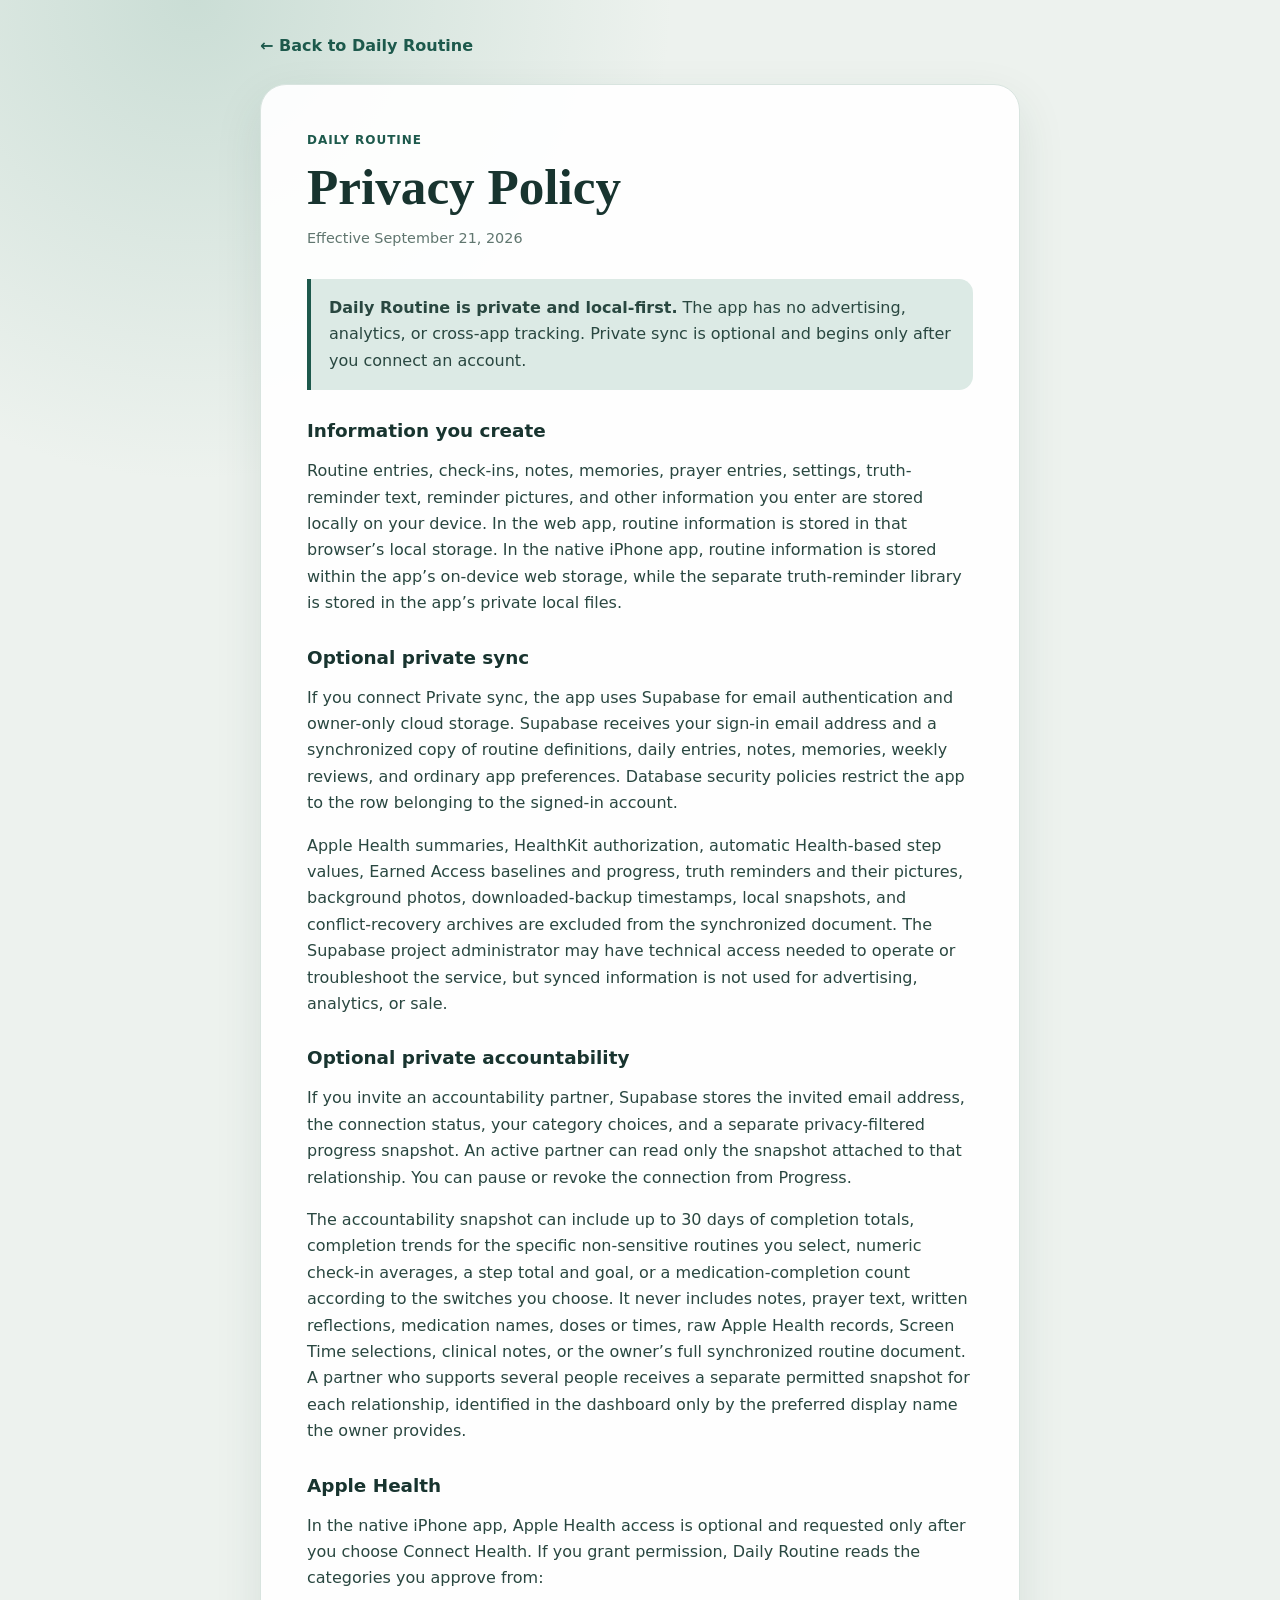
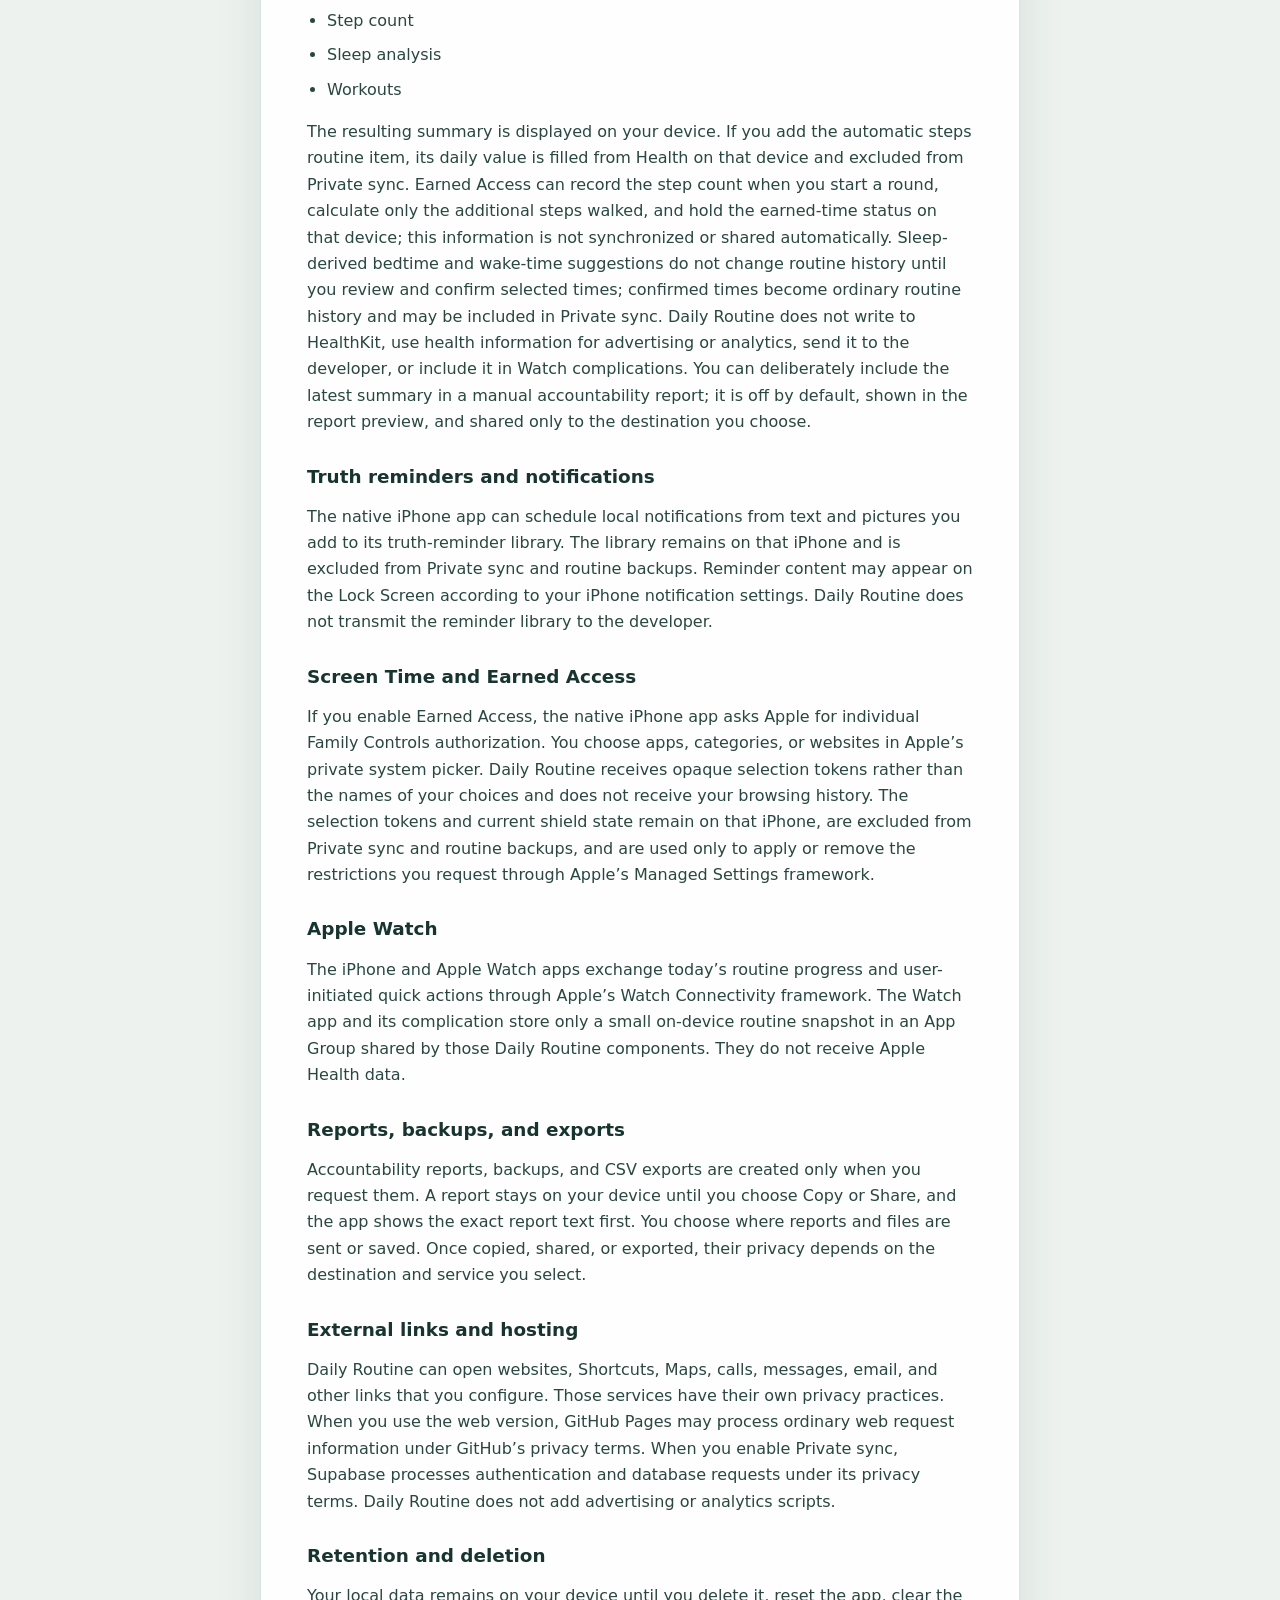
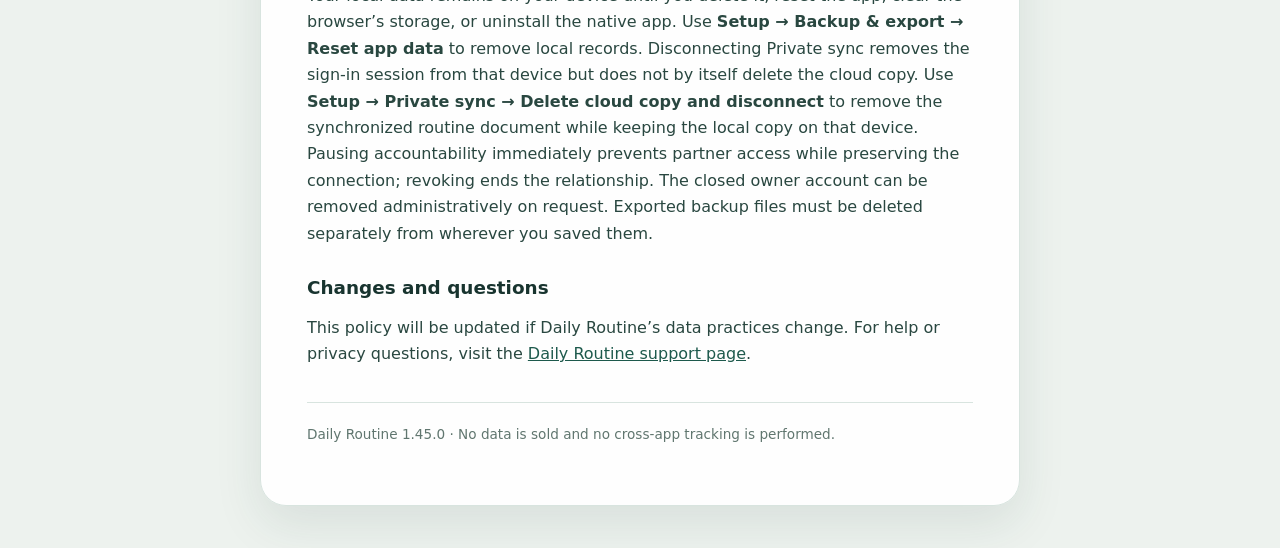
<file: privacy.html>
<!doctype html>
<html lang="en">
<head>
  <meta charset="utf-8" />
  <meta name="viewport" content="width=device-width, initial-scale=1, viewport-fit=cover" />
  <meta name="theme-color" content="#163a33" />
  <meta name="description" content="Privacy policy for the Daily Routine app." />
  <link rel="icon" href="icon-192.png" />
  <link rel="stylesheet" href="legal.css" />
  <title>Privacy Policy · Daily Routine</title>
</head>
<body>
  <main class="legal-shell">
    <a class="legal-back" href="index.html" aria-label="Back to Daily Routine">← Back to Daily Routine</a>
    <article class="legal-card">
      <p class="legal-eyebrow">Daily Routine</p>
      <h1>Privacy Policy</h1>
      <p class="legal-updated">Effective September 21, 2026</p>

      <div class="legal-summary">
        <p><strong>Daily Routine is private and local-first.</strong> The app has no advertising, analytics, or cross-app tracking. Private sync is optional and begins only after you connect an account.</p>
      </div>

      <h2>Information you create</h2>
      <p>Routine entries, check-ins, notes, memories, prayer entries, settings, truth-reminder text, reminder pictures, and other information you enter are stored locally on your device. In the web app, routine information is stored in that browser’s local storage. In the native iPhone app, routine information is stored within the app’s on-device web storage, while the separate truth-reminder library is stored in the app’s private local files.</p>

      <h2>Optional private sync</h2>
      <p>If you connect Private sync, the app uses Supabase for email authentication and owner-only cloud storage. Supabase receives your sign-in email address and a synchronized copy of routine definitions, daily entries, notes, memories, weekly reviews, and ordinary app preferences. Database security policies restrict the app to the row belonging to the signed-in account.</p>
      <p>Apple Health summaries, HealthKit authorization, automatic Health-based step values, Earned Access baselines and progress, truth reminders and their pictures, background photos, downloaded-backup timestamps, local snapshots, and conflict-recovery archives are excluded from the synchronized document. The Supabase project administrator may have technical access needed to operate or troubleshoot the service, but synced information is not used for advertising, analytics, or sale.</p>

      <h2>Optional private accountability</h2>
      <p>If you invite an accountability partner, Supabase stores the invited email address, the connection status, your category choices, and a separate privacy-filtered progress snapshot. An active partner can read only the snapshot attached to that relationship. You can pause or revoke the connection from Progress.</p>
      <p>The accountability snapshot can include up to 30 days of completion totals, completion trends for the specific non-sensitive routines you select, numeric check-in averages, a step total and goal, or a medication-completion count according to the switches you choose. It never includes notes, prayer text, written reflections, medication names, doses or times, raw Apple Health records, Screen Time selections, clinical notes, or the owner’s full synchronized routine document. A partner who supports several people receives a separate permitted snapshot for each relationship, identified in the dashboard only by the preferred display name the owner provides.</p>

      <h2>Apple Health</h2>
      <p>In the native iPhone app, Apple Health access is optional and requested only after you choose Connect Health. If you grant permission, Daily Routine reads the categories you approve from:</p>
      <ul>
        <li>Step count</li>
        <li>Sleep analysis</li>
        <li>Workouts</li>
      </ul>
      <p>The resulting summary is displayed on your device. If you add the automatic steps routine item, its daily value is filled from Health on that device and excluded from Private sync. Earned Access can record the step count when you start a round, calculate only the additional steps walked, and hold the earned-time status on that device; this information is not synchronized or shared automatically. Sleep-derived bedtime and wake-time suggestions do not change routine history until you review and confirm selected times; confirmed times become ordinary routine history and may be included in Private sync. Daily Routine does not write to HealthKit, use health information for advertising or analytics, send it to the developer, or include it in Watch complications. You can deliberately include the latest summary in a manual accountability report; it is off by default, shown in the report preview, and shared only to the destination you choose.</p>

      <h2>Truth reminders and notifications</h2>
      <p>The native iPhone app can schedule local notifications from text and pictures you add to its truth-reminder library. The library remains on that iPhone and is excluded from Private sync and routine backups. Reminder content may appear on the Lock Screen according to your iPhone notification settings. Daily Routine does not transmit the reminder library to the developer.</p>

      <h2>Screen Time and Earned Access</h2>
      <p>If you enable Earned Access, the native iPhone app asks Apple for individual Family Controls authorization. You choose apps, categories, or websites in Apple’s private system picker. Daily Routine receives opaque selection tokens rather than the names of your choices and does not receive your browsing history. The selection tokens and current shield state remain on that iPhone, are excluded from Private sync and routine backups, and are used only to apply or remove the restrictions you request through Apple’s Managed Settings framework.</p>

      <h2>Apple Watch</h2>
      <p>The iPhone and Apple Watch apps exchange today’s routine progress and user-initiated quick actions through Apple’s Watch Connectivity framework. The Watch app and its complication store only a small on-device routine snapshot in an App Group shared by those Daily Routine components. They do not receive Apple Health data.</p>

      <h2>Reports, backups, and exports</h2>
      <p>Accountability reports, backups, and CSV exports are created only when you request them. A report stays on your device until you choose Copy or Share, and the app shows the exact report text first. You choose where reports and files are sent or saved. Once copied, shared, or exported, their privacy depends on the destination and service you select.</p>

      <h2>External links and hosting</h2>
      <p>Daily Routine can open websites, Shortcuts, Maps, calls, messages, email, and other links that you configure. Those services have their own privacy practices. When you use the web version, GitHub Pages may process ordinary web request information under GitHub’s privacy terms. When you enable Private sync, Supabase processes authentication and database requests under its privacy terms. Daily Routine does not add advertising or analytics scripts.</p>

      <h2>Retention and deletion</h2>
      <p>Your local data remains on your device until you delete it, reset the app, clear the browser’s storage, or uninstall the native app. Use <strong>Setup → Backup &amp; export → Reset app data</strong> to remove local records. Disconnecting Private sync removes the sign-in session from that device but does not by itself delete the cloud copy. Use <strong>Setup → Private sync → Delete cloud copy and disconnect</strong> to remove the synchronized routine document while keeping the local copy on that device. Pausing accountability immediately prevents partner access while preserving the connection; revoking ends the relationship. The closed owner account can be removed administratively on request. Exported backup files must be deleted separately from wherever you saved them.</p>

      <h2>Changes and questions</h2>
      <p>This policy will be updated if Daily Routine’s data practices change. For help or privacy questions, visit the <a href="support.html">Daily Routine support page</a>.</p>

      <p class="legal-footer">Daily Routine 1.45.0 · No data is sold and no cross-app tracking is performed.</p>
    </article>
  </main>
</body>
</html>
</file>
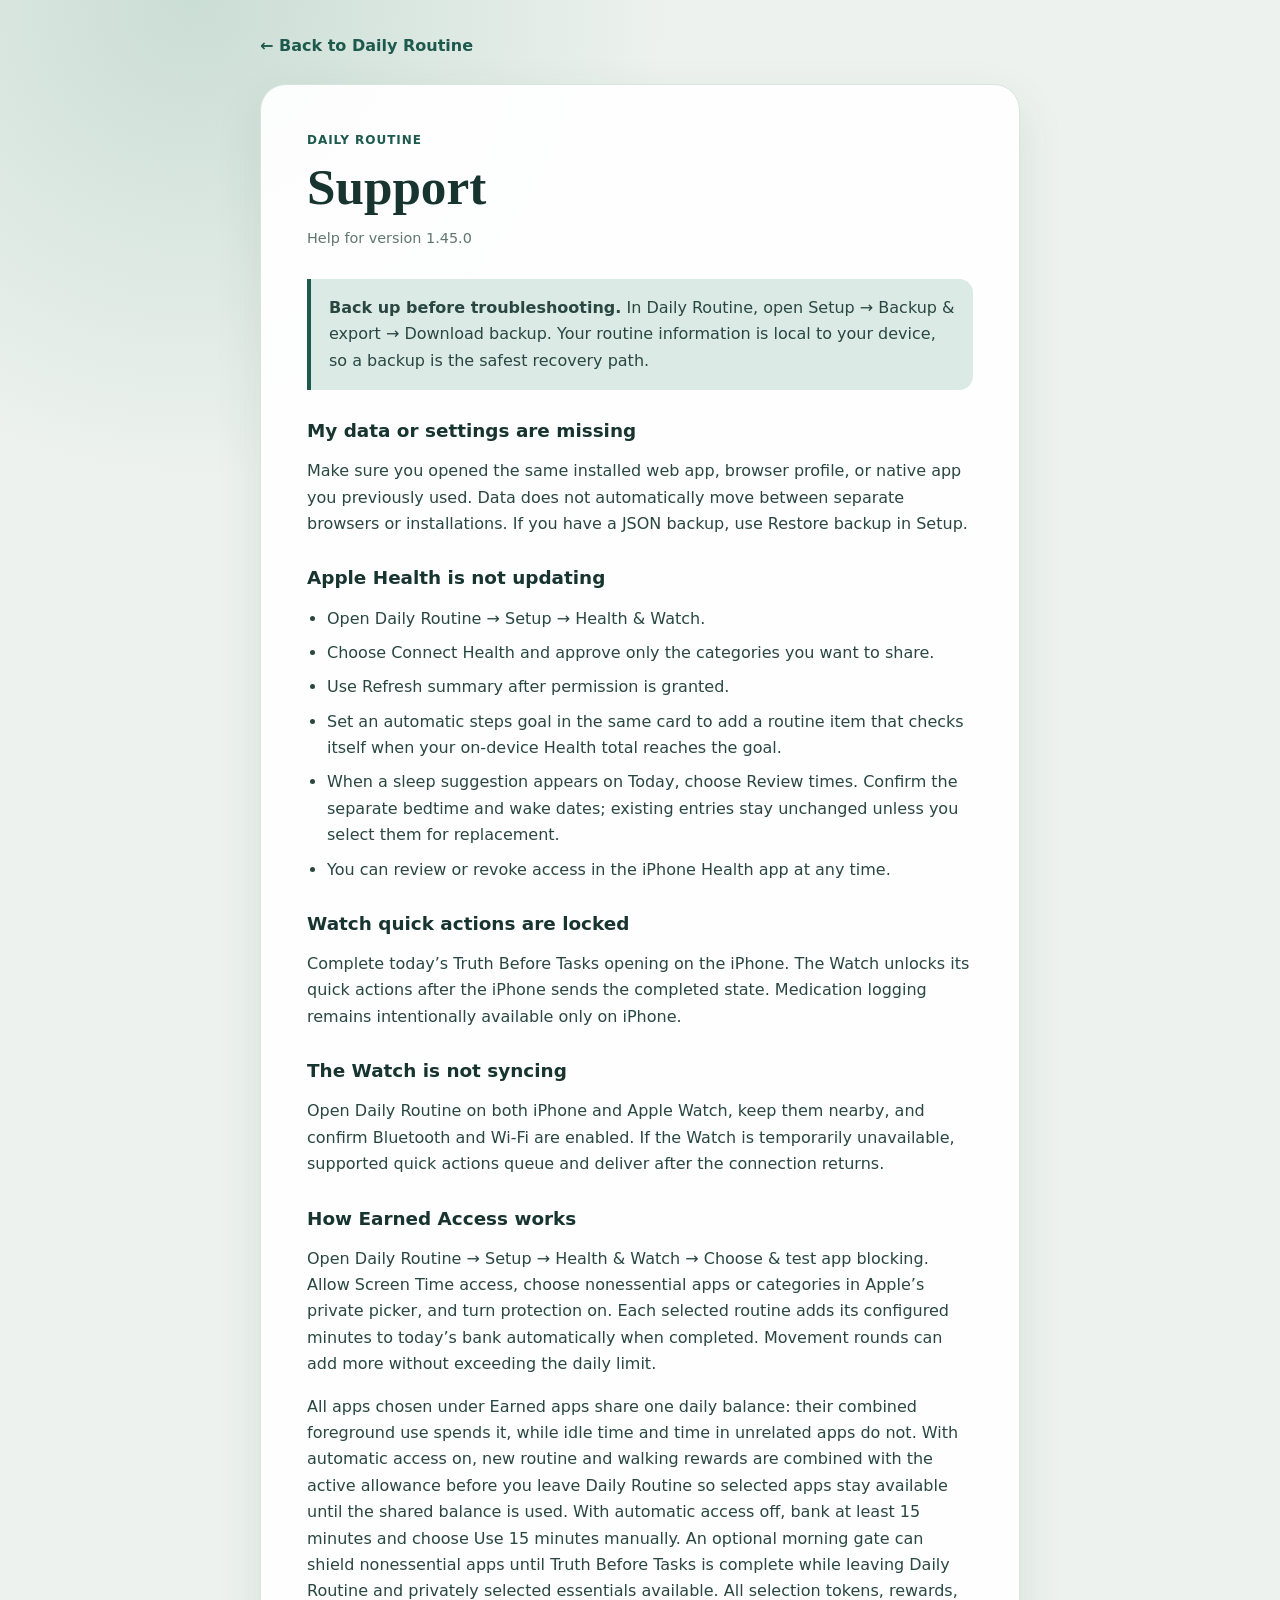
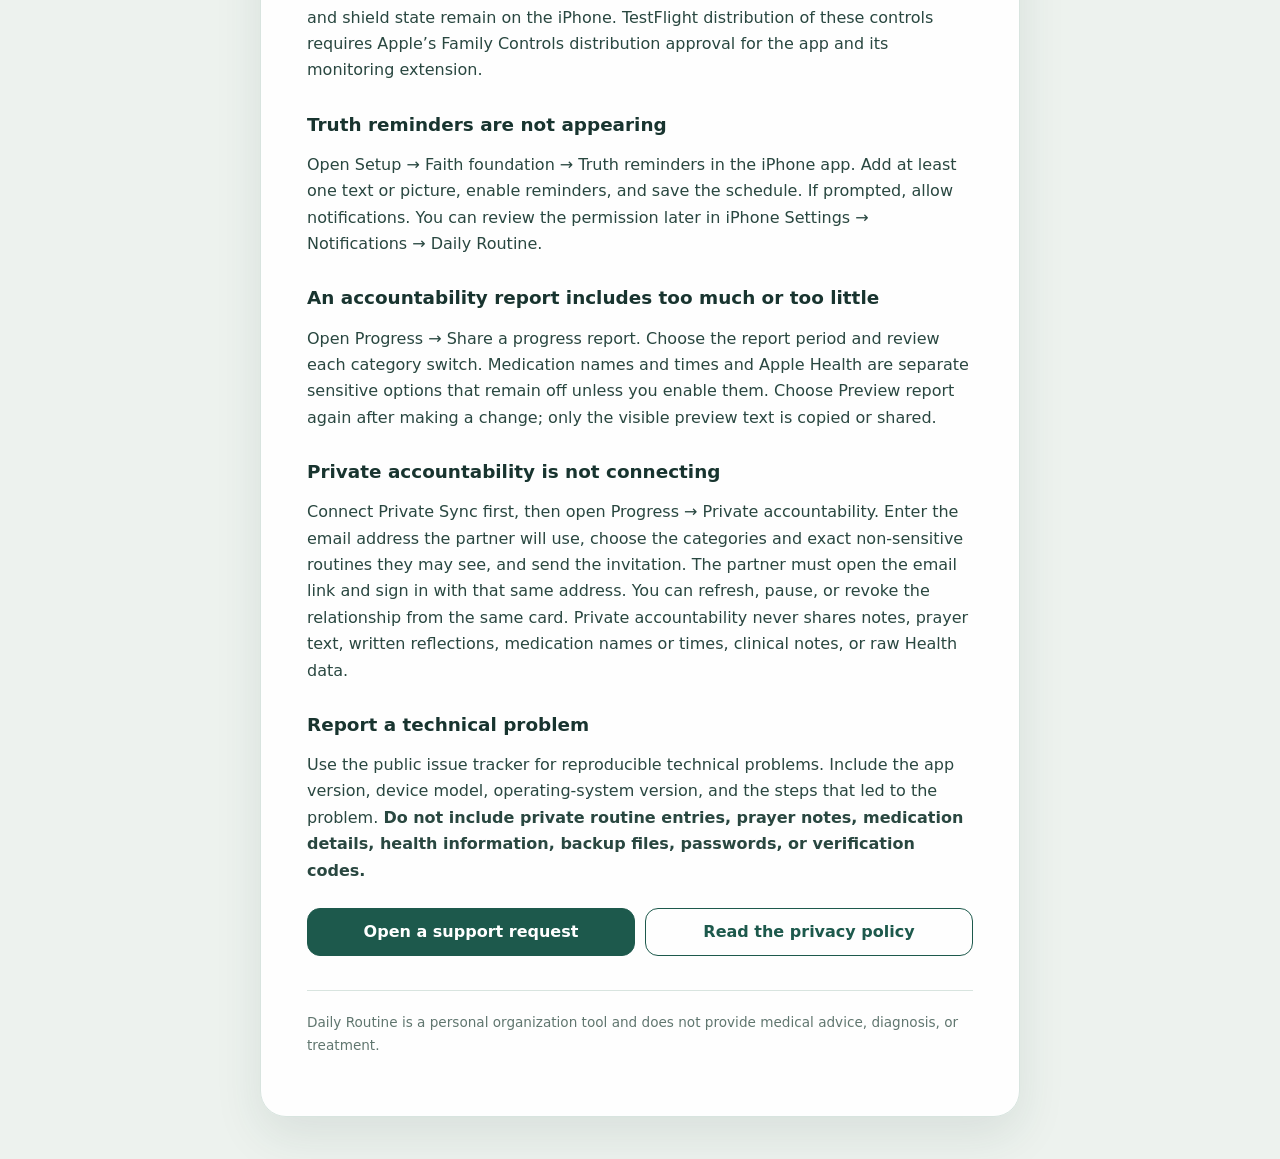
<file: support.html>
<!doctype html>
<html lang="en">
<head>
  <meta charset="utf-8" />
  <meta name="viewport" content="width=device-width, initial-scale=1, viewport-fit=cover" />
  <meta name="theme-color" content="#163a33" />
  <meta name="description" content="Help and support for the Daily Routine app." />
  <link rel="icon" href="icon-192.png" />
  <link rel="stylesheet" href="legal.css" />
  <title>Support · Daily Routine</title>
</head>
<body>
  <main class="legal-shell">
    <a class="legal-back" href="index.html" aria-label="Back to Daily Routine">← Back to Daily Routine</a>
    <article class="legal-card">
      <p class="legal-eyebrow">Daily Routine</p>
      <h1>Support</h1>
      <p class="legal-updated">Help for version 1.45.0</p>

      <div class="legal-summary">
        <p><strong>Back up before troubleshooting.</strong> In Daily Routine, open Setup → Backup &amp; export → Download backup. Your routine information is local to your device, so a backup is the safest recovery path.</p>
      </div>

      <h2>My data or settings are missing</h2>
      <p>Make sure you opened the same installed web app, browser profile, or native app you previously used. Data does not automatically move between separate browsers or installations. If you have a JSON backup, use Restore backup in Setup.</p>

      <h2>Apple Health is not updating</h2>
      <ul>
        <li>Open Daily Routine → Setup → Health &amp; Watch.</li>
        <li>Choose Connect Health and approve only the categories you want to share.</li>
        <li>Use Refresh summary after permission is granted.</li>
        <li>Set an automatic steps goal in the same card to add a routine item that checks itself when your on-device Health total reaches the goal.</li>
        <li>When a sleep suggestion appears on Today, choose Review times. Confirm the separate bedtime and wake dates; existing entries stay unchanged unless you select them for replacement.</li>
        <li>You can review or revoke access in the iPhone Health app at any time.</li>
      </ul>

      <h2>Watch quick actions are locked</h2>
      <p>Complete today’s Truth Before Tasks opening on the iPhone. The Watch unlocks its quick actions after the iPhone sends the completed state. Medication logging remains intentionally available only on iPhone.</p>

      <h2>The Watch is not syncing</h2>
      <p>Open Daily Routine on both iPhone and Apple Watch, keep them nearby, and confirm Bluetooth and Wi-Fi are enabled. If the Watch is temporarily unavailable, supported quick actions queue and deliver after the connection returns.</p>

      <h2>How Earned Access works</h2>
      <p>Open Daily Routine → Setup → Health &amp; Watch → Choose &amp; test app blocking. Allow Screen Time access, choose nonessential apps or categories in Apple’s private picker, and turn protection on. Each selected routine adds its configured minutes to today’s bank automatically when completed. Movement rounds can add more without exceeding the daily limit.</p>
      <p>All apps chosen under Earned apps share one daily balance: their combined foreground use spends it, while idle time and time in unrelated apps do not. With automatic access on, new routine and walking rewards are combined with the active allowance before you leave Daily Routine so selected apps stay available until the shared balance is used. With automatic access off, bank at least 15 minutes and choose Use 15 minutes manually. An optional morning gate can shield nonessential apps until Truth Before Tasks is complete while leaving Daily Routine and privately selected essentials available. All selection tokens, rewards, and shield state remain on the iPhone. TestFlight distribution of these controls requires Apple’s Family Controls distribution approval for the app and its monitoring extension.</p>

      <h2>Truth reminders are not appearing</h2>
      <p>Open Setup → Faith foundation → Truth reminders in the iPhone app. Add at least one text or picture, enable reminders, and save the schedule. If prompted, allow notifications. You can review the permission later in iPhone Settings → Notifications → Daily Routine.</p>

      <h2>An accountability report includes too much or too little</h2>
      <p>Open Progress → Share a progress report. Choose the report period and review each category switch. Medication names and times and Apple Health are separate sensitive options that remain off unless you enable them. Choose Preview report again after making a change; only the visible preview text is copied or shared.</p>

      <h2>Private accountability is not connecting</h2>
      <p>Connect Private Sync first, then open Progress → Private accountability. Enter the email address the partner will use, choose the categories and exact non-sensitive routines they may see, and send the invitation. The partner must open the email link and sign in with that same address. You can refresh, pause, or revoke the relationship from the same card. Private accountability never shares notes, prayer text, written reflections, medication names or times, clinical notes, or raw Health data.</p>

      <h2>Report a technical problem</h2>
      <p>Use the public issue tracker for reproducible technical problems. Include the app version, device model, operating-system version, and the steps that led to the problem. <strong>Do not include private routine entries, prayer notes, medication details, health information, backup files, passwords, or verification codes.</strong></p>

      <div class="support-actions">
        <a href="https://github.com/Bojangles4x4/DailyRoutineApp/issues/new" rel="noreferrer">Open a support request</a>
        <a href="privacy.html">Read the privacy policy</a>
      </div>

      <p class="legal-footer">Daily Routine is a personal organization tool and does not provide medical advice, diagnosis, or treatment.</p>
    </article>
  </main>
</body>
</html>
</file>
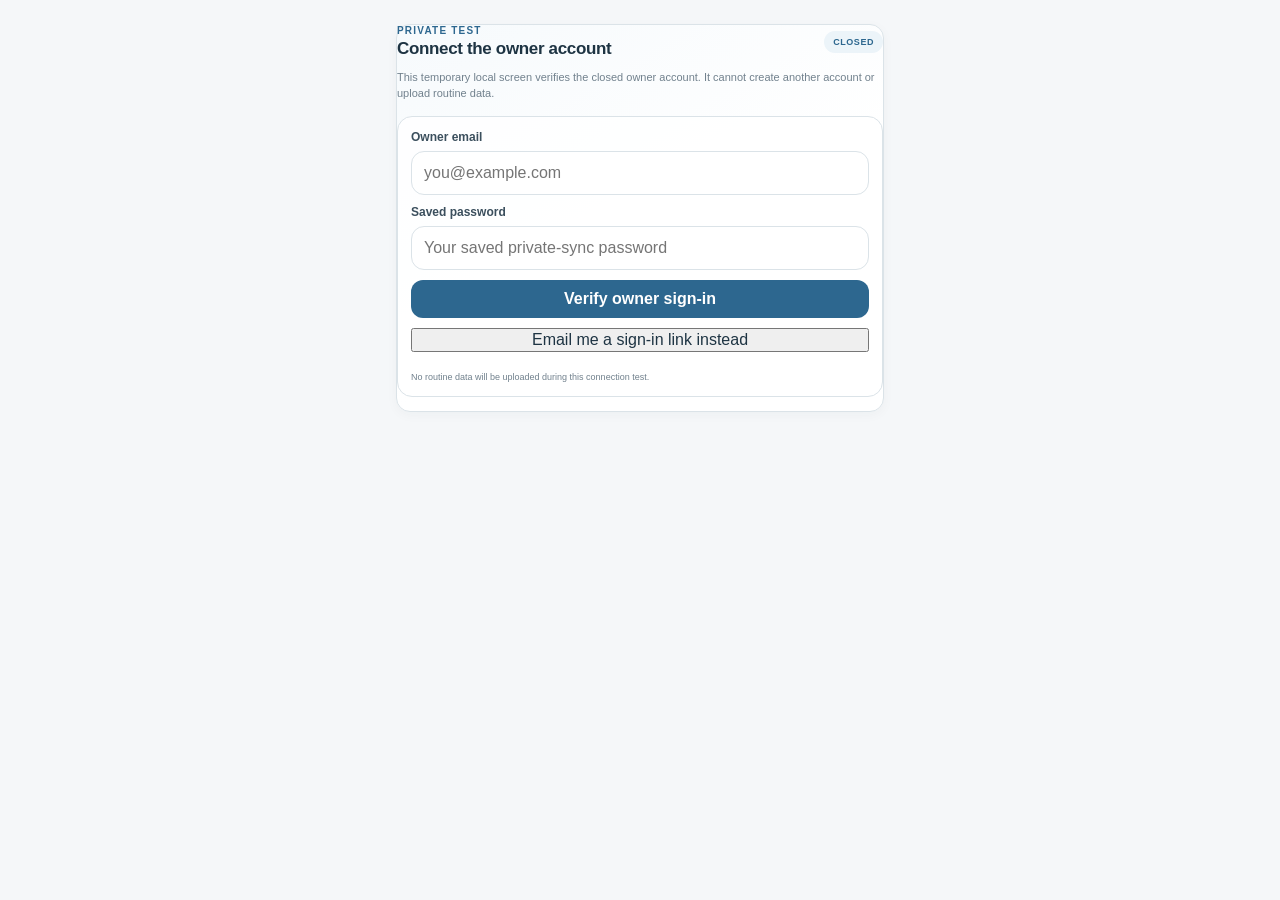
<file: tests/sync-auth-fixture.html>
<!doctype html>
<html lang="en">
<head>
  <meta charset="utf-8" />
  <meta name="viewport" content="width=device-width, initial-scale=1" />
  <title>Private sync connection test</title>
  <link rel="stylesheet" href="../styles.css" />
</head>
<body data-theme="calm">
  <main class="main-content" style="max-width:520px;margin:0 auto;padding:24px 16px">
    <section class="card private-sync-card">
      <div class="section-heading"><div><p class="eyebrow">Private test</p><h2>Connect the owner account</h2></div><span id="badge" class="privacy-pill">Closed</span></div>
      <p class="muted setup-help">This temporary local screen verifies the closed owner account. It cannot create another account or upload routine data.</p>
      <div class="private-sync-sign-in">
        <label class="text-field compact"><span>Owner email</span><input id="email" type="email" autocomplete="email" placeholder="you@example.com" /></label>
        <label class="text-field compact"><span>Saved password</span><input id="password" type="password" autocomplete="current-password" placeholder="Your saved private-sync password" /></label>
        <button id="verify" class="primary-button" type="button">Verify owner sign-in</button>
        <button id="send" class="text-button" type="button">Email me a sign-in link instead</button>
        <p id="status" class="muted micro-copy" role="status">No routine data will be uploaded during this connection test.</p>
      </div>
    </section>
  </main>
  <script src="../sync-cloud.js?private-sync-owner-v1"></script>
  <script>
    (() => {
      const client = DailyRoutineCloud.createClient({
        url: 'https://shmvxujnlbolgcjwwewe.supabase.co',
        publishableKey: 'sb_publishable_mEmMzinbOkd2FGpmSqPlmg_S6tUfqzh',
        storage: localStorage
      });
      const email = document.getElementById('email');
      const password = document.getElementById('password');
      const status = document.getElementById('status');
      const badge = document.getElementById('badge');
      client.consumeAuthRedirect().then(session => {
        if (!session) return;
        badge.textContent = 'Verified';
        status.textContent = 'Owner sign-in verified from the email link. No routine data was uploaded.';
      }).catch(error => { status.textContent = error.message; });
      document.getElementById('send').addEventListener('click', async () => {
        if (!email.checkValidity() || !email.value.trim()) { status.textContent = 'Enter the owner email address.'; return; }
        status.textContent = 'Sending…';
        try {
          await client.requestEmailLink(email.value, false, window.location.href.split('#')[0]);
          status.textContent = 'Sign-in link sent. Open it from your email.';
        } catch (error) { status.textContent = error.message; }
      });
      document.getElementById('verify').addEventListener('click', async () => {
        status.textContent = 'Verifying…';
        try {
          await client.signInWithPassword(email.value, password.value);
          password.value = '';
          badge.textContent = 'Verified';
          status.textContent = 'Owner sign-in verified. No routine data was uploaded.';
        } catch (error) { status.textContent = error.message; }
      });
    })();
  </script>
</body>
</html>
</file>
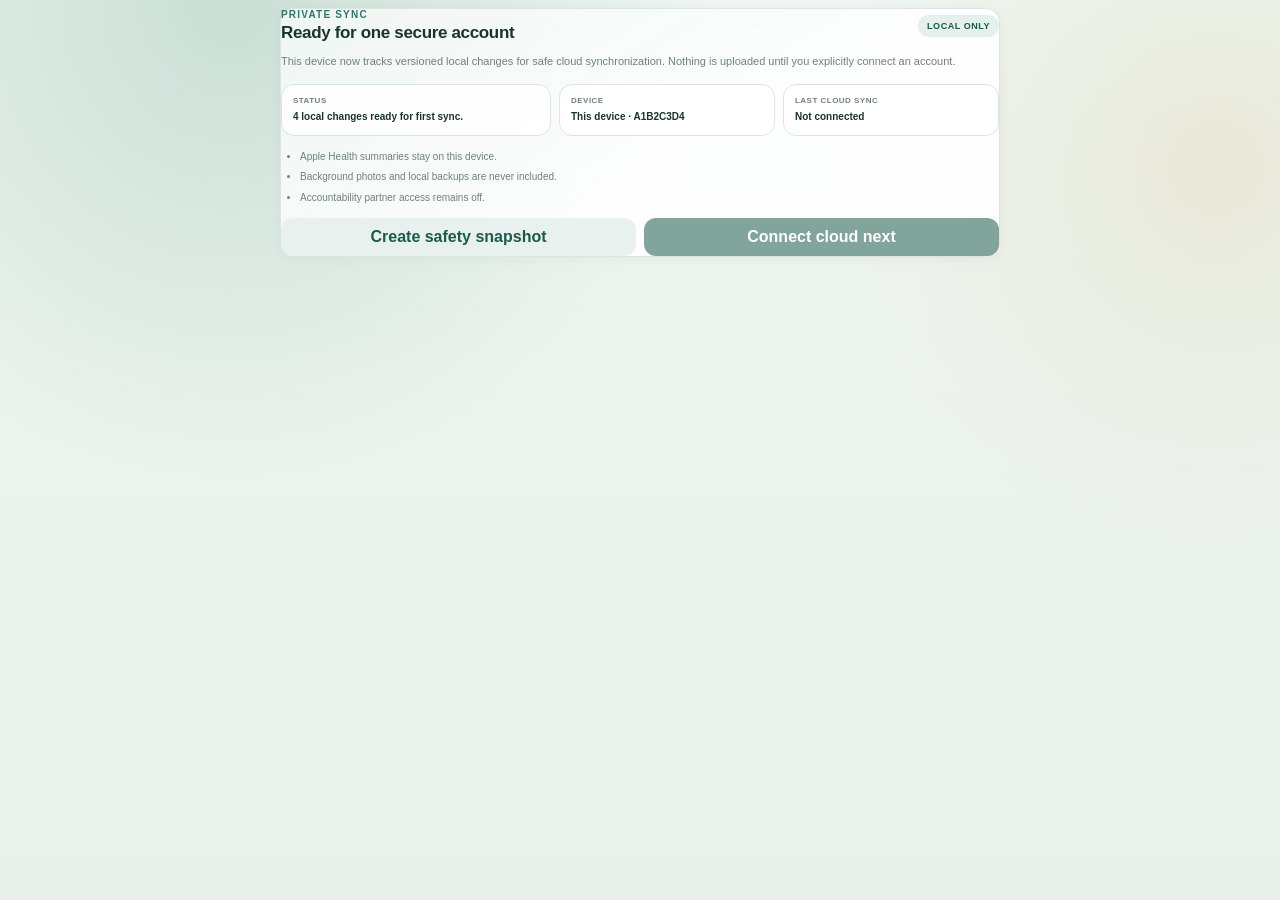
<file: tests/sync-ui-fixture.html>
<!doctype html>
<html lang="en">
<head>
  <meta charset="utf-8" />
  <meta name="viewport" content="width=device-width, initial-scale=1, viewport-fit=cover" />
  <link rel="stylesheet" href="../styles.css" />
  <title>Private sync UI fixture</title>
</head>
<body>
  <main class="app-shell">
    <div class="main-content">
      <section class="card private-sync-card" id="privateSyncCard">
        <div class="section-heading"><div><p class="eyebrow">Private sync</p><h2>Ready for one secure account</h2></div><span class="privacy-pill">Local only</span></div>
        <p class="muted setup-help">This device now tracks versioned local changes for safe cloud synchronization. Nothing is uploaded until you explicitly connect an account.</p>
        <div class="private-sync-status">
          <div><span>Status</span><strong>4 local changes ready for first sync.</strong></div>
          <div><span>Device</span><strong>This device · A1B2C3D4</strong></div>
          <div><span>Last cloud sync</span><strong>Not connected</strong></div>
        </div>
        <ul class="private-sync-privacy">
          <li>Apple Health summaries stay on this device.</li>
          <li>Background photos and local backups are never included.</li>
          <li>Accountability partner access remains off.</li>
        </ul>
        <div class="connection-actions">
          <button class="secondary-button" type="button">Create safety snapshot</button>
          <button class="primary-button" type="button" disabled>Connect cloud next</button>
        </div>
      </section>
    </div>
  </main>
</body>
</html>
</file>
<file: styles.css>
:root {
  --bg:#edf2ee; --surface:rgba(255,255,255,.88); --surface-solid:#fff; --ink:#18342f; --muted:#6e817b; --line:#dce6e1;
  --brand:#1d594c; --brand-2:#2f7667; --brand-soft:#dceae5; --danger:#9c3f43; --shadow:0 16px 40px rgba(29,71,61,.10);
  --radius:22px; --custom-bg:none;
}
*{box-sizing:border-box} html{width:100%;max-width:100%;overflow-x:hidden;background:var(--bg)} body{width:100%;max-width:100%;margin:0;min-height:100vh;min-height:100dvh;overflow-x:hidden;overscroll-behavior-x:none;font-family:Inter,ui-sans-serif,system-ui,-apple-system,BlinkMacSystemFont,"Segoe UI",sans-serif;color:var(--ink);background:radial-gradient(circle at 18% 0%,rgba(146,188,173,.40),transparent 30rem),radial-gradient(circle at 95% 18%,rgba(219,200,151,.25),transparent 24rem),linear-gradient(180deg,#eef5f1,#e9efeb);-webkit-font-smoothing:antialiased;background-attachment:fixed}
body[data-theme="sunrise"]{--bg:#f7eee4;--brand:#8a4e2c;--brand-2:#aa6841;--brand-soft:#f0dccb;--ink:#472d20;--muted:#816b5f;--line:#ead8cb;background:linear-gradient(160deg,#fff5e9,#f4e4d9 52%,#e8d7ce)}
body[data-theme="dusk"]{--bg:#e9e8f1;--brand:#55527d;--brand-2:#706c98;--brand-soft:#dfdeef;--ink:#302f47;--muted:#77758c;--line:#dcdaea;background:linear-gradient(160deg,#f1eff8,#e5e5f0 58%,#dddce8)}
body[data-theme="minimal"]{--bg:#f3f3f1;--brand:#3d4a45;--brand-2:#59645f;--brand-soft:#e8ebe9;--ink:#252b28;--muted:#717774;--line:#e0e2e1;background:#f3f3f1}
body[data-theme="midnight"]{--bg:#151b1a;--surface:rgba(30,39,37,.90);--surface-solid:#202927;--brand:#73b5a3;--brand-2:#8bc4b5;--brand-soft:#243d37;--ink:#edf6f2;--muted:#9baba6;--line:#34433f;--shadow:0 18px 50px rgba(0,0,0,.22);background:linear-gradient(165deg,#111716,#19211f 55%,#0f1514)}
body.has-custom-bg{background-image:var(--custom-bg);background-size:cover;background-position:center}.background-overlay{position:fixed;inset:0;pointer-events:none;z-index:-1;background:transparent}body.has-custom-bg .background-overlay{background:linear-gradient(180deg,rgba(10,24,21,.24),rgba(10,24,21,.42));backdrop-filter:blur(1px)}
button,input,textarea,select{font:inherit} button{color:inherit}.app-shell{width:100%;max-width:760px;min-height:100vh;min-height:100dvh;margin:0 auto;position:relative;overflow-x:clip}.topbar{position:sticky;top:0;z-index:20;display:flex;align-items:center;justify-content:space-between;padding:max(18px,env(safe-area-inset-top)) 20px 12px;backdrop-filter:blur(18px);background:color-mix(in srgb,var(--bg) 86%,transparent)}.topbar h1{margin:1px 0 0;font-size:28px;line-height:1.08;letter-spacing:-.03em}.eyebrow{margin:0;text-transform:uppercase;letter-spacing:.12em;font-size:10px;font-weight:800;color:var(--brand-2)}.main-content{min-width:0;max-width:100%;padding:8px 16px calc(104px + env(safe-area-inset-bottom))}.view{display:none;min-width:0;max-width:100%}.view.active{display:block;animation:fade .18s ease-out}@keyframes fade{from{opacity:.55;transform:translateY(3px)}to{opacity:1;transform:none}}
.card,.hero-card{background:var(--surface);border:1px solid color-mix(in srgb,var(--surface-solid) 74%,transparent);box-shadow:var(--shadow);border-radius:var(--radius);backdrop-filter:blur(14px)}.hero-card{min-height:164px;padding:22px;display:flex;align-items:center;justify-content:space-between;overflow:hidden;position:relative}.hero-card::after{content:"";position:absolute;width:170px;height:170px;right:-65px;top:-78px;border-radius:50%;background:color-mix(in srgb,var(--brand) 12%,transparent)}.hero-copy{position:relative;z-index:2;min-width:0;padding-right:12px}.hero-kicker{margin:0 0 4px;color:var(--brand-2);font-size:12px;font-weight:800;text-transform:uppercase;letter-spacing:.1em}.hero-copy h2{margin:0;font-size:25px;line-height:1.15;letter-spacing:-.03em}.hero-targets{display:flex;flex-wrap:wrap;gap:8px;margin-top:13px}.hero-targets span{background:color-mix(in srgb,var(--brand-soft) 70%,transparent);border-radius:999px;padding:7px 10px;font-size:11px;color:var(--muted)}.hero-targets b{color:var(--ink)}.hero-status{margin:12px 0 0;font-size:12px;color:var(--muted)}.progress-ring{--p:0;width:82px;height:82px;flex:0 0 82px;border-radius:50%;display:grid;place-items:center;background:conic-gradient(var(--brand) calc(var(--p)*1%),color-mix(in srgb,var(--line) 90%,transparent) 0);position:relative;z-index:2}.progress-ring::after{content:"";position:absolute;inset:7px;background:var(--surface-solid);border-radius:50%}.progress-ring span{position:relative;z-index:2;font-weight:850;font-size:17px}
.date-nav{margin:15px 2px 12px;display:grid;grid-template-columns:42px 1fr 42px;gap:8px;align-items:center}.date-button,.ghost-button,.icon-button,.small-button,.primary-button,.secondary-button,.danger-button,.edit-button,.move-button,.range-button,.rating-step{border:0;cursor:pointer;-webkit-tap-highlight-color:transparent}.date-button{background:transparent;font-weight:750;font-size:14px;padding:10px}.ghost-button,.icon-button{width:40px;height:40px;border-radius:13px;background:color-mix(in srgb,var(--surface-solid) 78%,transparent);box-shadow:0 4px 14px rgba(33,66,58,.05)}.icon-button{font-size:22px}
.routine-section{margin:12px 0}.routine-section>.card{padding:18px}.section-heading{display:flex;justify-content:space-between;align-items:center;gap:14px;margin-bottom:14px}.section-heading h2{margin:3px 0 0;font-size:19px;letter-spacing:-.02em}.section-progress{font-size:12px;color:var(--muted);font-weight:700}.task-list{display:grid;gap:10px}.task-row{background:color-mix(in srgb,var(--surface-solid) 82%,transparent);border:1px solid var(--line);border-radius:16px;padding:12px 13px}.task-main{display:flex;align-items:center;gap:11px;min-height:42px}.task-name{flex:1;font-size:14px;font-weight:720}.task-meta{display:block;font-size:10px;color:var(--muted);margin-top:3px;font-weight:550}.check-control{appearance:none;width:25px;height:25px;border-radius:8px;border:2px solid color-mix(in srgb,var(--muted) 65%,transparent);display:grid;place-items:center;cursor:pointer;flex:0 0 auto;background:var(--surface-solid)}.check-control:checked{background:var(--brand);border-color:var(--brand)}.check-control:checked::after{content:"✓";color:#fff;font-weight:900;font-size:16px}.task-row.done{border-color:color-mix(in srgb,var(--brand) 28%,var(--line));background:color-mix(in srgb,var(--brand-soft) 30%,var(--surface-solid))}.task-row.done .task-name{color:color-mix(in srgb,var(--ink) 74%,var(--muted))}.task-input{width:100%;border:1px solid var(--line);border-radius:12px;background:var(--surface-solid);color:var(--ink);padding:10px 11px;outline:none}.task-input:focus,.text-field input:focus,.text-field textarea:focus,.text-field select:focus,.rating-number:focus{border-color:color-mix(in srgb,var(--brand) 60%,white);box-shadow:0 0 0 3px color-mix(in srgb,var(--brand) 10%,transparent)}.task-extra{margin-top:9px}.inline-number{width:110px;text-align:right}.number-entry{display:flex;align-items:center;justify-content:flex-end;gap:7px}.number-entry span,.number-entry small{color:var(--muted);font-size:11px}.number-entry small{margin-left:auto}.empty-state{padding:14px;text-align:center;color:var(--muted);font-size:13px;border:1px dashed var(--line);border-radius:14px}.compact-empty{padding:10px;font-size:11px}
.checkin-slot:empty{display:none}.checkin-panel{margin-top:14px;padding:13px;background:color-mix(in srgb,var(--brand-soft) 28%,var(--surface-solid));border:1px solid color-mix(in srgb,var(--brand) 13%,var(--line));border-radius:17px}.checkin-heading{display:flex;align-items:center;justify-content:space-between;margin-bottom:9px}.checkin-heading span{font-size:11px;text-transform:uppercase;letter-spacing:.08em;font-weight:850;color:var(--brand-2)}.checkin-heading small{font-size:10px;color:var(--muted)}.checkin-list{display:grid;gap:9px}.checkin-row{padding:11px;background:color-mix(in srgb,var(--surface-solid) 84%,transparent);border:1px solid var(--line);border-radius:14px;transition:.15s ease}.checkin-row.logged{border-color:color-mix(in srgb,var(--brand) 30%,var(--line))}.checkin-question{display:flex;align-items:center;gap:7px;margin-bottom:9px}.checkin-question strong{font-size:13px}.required-badge{font-size:8px;font-weight:800;text-transform:uppercase;letter-spacing:.08em;background:var(--brand-soft);color:var(--brand);padding:4px 6px;border-radius:999px}.inline-check{display:flex;align-items:center;gap:9px;font-size:12px;color:var(--muted)}
.rating-control{display:grid;gap:5px}.rating-top{display:grid;grid-template-columns:1fr auto 1fr;gap:8px;align-items:center}.rating-top>span{font-size:10px;color:var(--muted);font-weight:650}.rating-top>span:last-child{text-align:right}.rating-edit{display:flex;align-items:center;gap:4px}.rating-step{width:30px;height:30px;border-radius:9px;background:color-mix(in srgb,var(--brand-soft) 65%,var(--surface-solid));color:var(--brand);font-size:17px;font-weight:850;touch-action:manipulation}.rating-number{width:58px;height:32px;text-align:center;border:1px solid var(--line);border-radius:9px;background:var(--surface-solid);color:var(--ink);outline:none;font-weight:800}.rating-range{width:100%;accent-color:var(--brand);touch-action:none}.rating-scale-ends{display:flex;justify-content:space-between;font-size:9px;color:var(--muted)}
.summary-card{padding:18px;margin:12px 0}.stats-grid{display:grid;grid-template-columns:repeat(4,1fr);gap:8px}.stats-grid div{background:color-mix(in srgb,var(--brand-soft) 25%,var(--surface-solid));border-radius:14px;padding:13px 6px;text-align:center}.stats-grid strong{display:block;font-size:18px}.stats-grid span{display:block;margin-top:3px;color:var(--muted);font-size:9px;font-weight:650}
.text-field{display:grid;gap:7px;margin-top:15px}.text-field>span{font-size:12px;font-weight:760;color:color-mix(in srgb,var(--ink) 65%,var(--muted))}.text-field input,.text-field textarea,.text-field select{width:100%;border:1px solid var(--line);border-radius:13px;background:var(--surface-solid);color:var(--ink);padding:11px 12px;outline:none}.text-field textarea{resize:vertical}.text-field.compact{margin-top:0}.two-column-fields{display:grid;grid-template-columns:1fr 1fr;gap:12px}.three-column-fields{display:grid;grid-template-columns:repeat(3,1fr);gap:9px}.builder-subcard{padding:12px;border-radius:15px;background:color-mix(in srgb,var(--brand-soft) 24%,var(--surface-solid));border:1px solid var(--line)}.scale-label-fields{margin-top:10px}.setup-help{margin-top:8px;font-size:11px;line-height:1.45}.muted{color:var(--muted)}
#historyView .card,#setupView .card{padding:18px;margin-bottom:13px}.progress-heading{align-items:flex-start}.range-selector{display:flex;background:color-mix(in srgb,var(--brand-soft) 35%,var(--surface-solid));padding:3px;border-radius:11px;gap:2px}.range-button{border-radius:9px;padding:7px 9px;background:transparent;color:var(--muted);font-size:10px;font-weight:800}.range-button.active{background:var(--surface-solid);color:var(--brand);box-shadow:0 2px 8px rgba(0,0,0,.05)}.progress-stats-grid{display:grid;grid-template-columns:repeat(3,1fr);gap:8px}.progress-stats-grid div{border-radius:14px;padding:13px 8px;text-align:center;background:color-mix(in srgb,var(--brand-soft) 25%,var(--surface-solid))}.progress-stats-grid strong{display:block;font-size:20px}.progress-stats-grid span{display:block;margin-top:3px;color:var(--muted);font-size:9px}.progress-range-note{font-size:10px;margin:10px 0 0}
.week-summary{display:grid;grid-template-columns:repeat(7,1fr);gap:6px;align-items:end}.week-day{border:0;background:transparent;color:var(--ink);padding:0;display:grid;justify-items:center;gap:5px;cursor:pointer}.week-label{font-size:10px;color:var(--muted);font-weight:800}.week-track{height:82px;width:16px;border-radius:999px;background:var(--line);display:flex;align-items:flex-end;overflow:hidden}.week-track>span{width:100%;background:var(--brand);border-radius:999px}.week-day strong{font-size:9px}.week-day small{font-size:9px;color:var(--muted)}.week-day.today .week-label,.week-day.today strong{color:var(--brand)}.week-day.unavailable{opacity:.35;cursor:default}
.breakdown-list{display:grid;gap:11px}.breakdown-row{display:grid;grid-template-columns:1fr auto;gap:5px 12px;align-items:center}.breakdown-copy strong{font-size:12px}.breakdown-copy span{display:block;color:var(--muted);font-size:9px;margin-top:2px}.breakdown-score{font-size:12px;font-weight:850}.breakdown-bar{grid-column:1/-1;height:7px;background:var(--line);border-radius:999px;overflow:hidden}.breakdown-bar span{display:block;height:100%;background:var(--brand);border-radius:inherit}
.habit-columns{display:grid;grid-template-columns:1fr 1fr;gap:12px}.habit-columns h3{font-size:11px;margin:0 0 8px;color:var(--muted)}.habit-list{display:grid;gap:7px}.habit-row{display:flex;justify-content:space-between;gap:8px;align-items:center;padding:10px;border-radius:12px;background:color-mix(in srgb,var(--surface-solid) 82%,transparent);border:1px solid var(--line)}.habit-row strong{font-size:11px}.habit-row span{display:block;font-size:9px;color:var(--muted);margin-top:2px}.habit-row>b{font-size:12px;color:var(--brand)}
.trend-list{display:grid;gap:9px}.trend-row{display:grid;grid-template-columns:minmax(0,1fr) 104px auto;gap:10px;align-items:center;padding:11px;border:1px solid var(--line);border-radius:14px;background:color-mix(in srgb,var(--surface-solid) 82%,transparent)}.trend-copy strong{font-size:11px}.trend-copy span{display:block;font-size:9px;color:var(--muted);margin-top:2px}.trend-chart{color:var(--brand);height:34px}.trend-chart svg{width:104px;height:34px}.trend-chart circle{fill:currentColor}.trend-average{text-align:right}.trend-average strong{display:block;font-size:14px}.trend-average span{font-size:8px;color:var(--muted)}.analytics-empty{padding:12px;border:1px dashed var(--line);border-radius:13px;color:var(--muted);font-size:11px;text-align:center;line-height:1.4}
.insight-list{display:grid;gap:8px}.insight-row{display:grid;grid-template-columns:28px 1fr;gap:9px;align-items:flex-start;padding:11px;border:1px solid var(--line);border-radius:14px;background:color-mix(in srgb,var(--brand-soft) 20%,var(--surface-solid))}.insight-icon{width:28px;height:28px;border-radius:9px;display:grid;place-items:center;background:var(--brand-soft);color:var(--brand);font-weight:900}.insight-row p{margin:0;font-size:11px;line-height:1.45}.insight-row p span{display:block;color:var(--muted);font-size:9px;margin-top:3px}
.history-list{display:grid;gap:10px}.history-row{display:grid;grid-template-columns:52px 1fr auto;gap:12px;align-items:center;background:color-mix(in srgb,var(--surface-solid) 80%,transparent);border:1px solid var(--line);border-radius:16px;padding:12px;cursor:pointer;color:var(--ink);text-align:left}.history-date{text-align:center}.history-date strong{display:block;font-size:19px}.history-date span{display:block;font-size:10px;color:var(--muted);text-transform:uppercase}.history-bar{height:7px;border-radius:999px;background:var(--line);overflow:hidden;margin-top:7px}.history-bar>span{display:block;height:100%;background:var(--brand);border-radius:inherit}.history-copy strong{font-size:13px}.history-copy span{display:block;color:var(--muted);font-size:11px;margin-top:2px}.history-mood{text-align:right;font-size:12px;color:var(--muted)}.history-mood b{color:var(--ink);font-size:15px}
.routine-editor{display:grid;gap:9px}.editor-row{display:grid;grid-template-columns:1fr auto;gap:12px;align-items:center;background:color-mix(in srgb,var(--surface-solid) 80%,transparent);border:1px solid var(--line);border-radius:15px;padding:12px}.editor-row strong{font-size:13px}.editor-row span{display:block;color:var(--muted);font-size:10px;margin-top:3px}.editor-actions{display:flex;align-items:center;gap:5px}.edit-button,.move-button{border:1px solid var(--line);background:var(--surface-solid);border-radius:10px;padding:8px 10px;font-size:12px;font-weight:750}.move-button{padding:8px 9px}.move-button:disabled{opacity:.3;cursor:default}.primary-button,.secondary-button,.danger-button,.small-button{border-radius:12px;padding:10px 13px;font-weight:780}.primary-button{background:var(--brand);color:#fff}.secondary-button{background:color-mix(in srgb,var(--brand-soft) 65%,var(--surface-solid));color:var(--brand);text-align:center}.danger-button{background:#f6e8e8;color:var(--danger)}.small-button{padding:7px 10px;background:color-mix(in srgb,var(--brand-soft) 55%,var(--surface-solid));color:var(--brand);font-size:11px}.button-stack,.background-controls{display:grid;gap:9px}.background-controls{grid-template-columns:1fr 1fr;margin-top:14px}.file-button{display:block;cursor:pointer}.file-button input{display:none}.private-sharing-card{border:1px solid color-mix(in srgb,var(--brand) 18%,var(--line));background:linear-gradient(145deg,color-mix(in srgb,var(--brand-soft) 58%,var(--surface)),var(--surface))}.private-sharing-card p{margin:0;color:var(--muted);font-size:13px;line-height:1.55}
.day-picker{border:0;padding:0;margin:0;display:flex;gap:7px;flex-wrap:wrap}.day-picker[hidden]{display:none}.day-picker legend{font-size:12px;font-weight:760;color:color-mix(in srgb,var(--ink) 65%,var(--muted));margin-bottom:8px}.day-picker label{cursor:pointer}.day-picker input{position:absolute;opacity:0;pointer-events:none}.day-picker span{width:34px;height:34px;border-radius:10px;display:grid;place-items:center;border:1px solid var(--line);background:var(--surface-solid);font-size:11px;font-weight:800}.day-picker input:checked+span{background:var(--brand);border-color:var(--brand);color:#fff}.toggle-field{display:flex;gap:11px;align-items:flex-start;padding:12px;border:1px solid var(--line);border-radius:14px;background:color-mix(in srgb,var(--surface-solid) 82%,transparent)}.toggle-field input{margin-top:3px;accent-color:var(--brand)}.toggle-field span{display:block}.toggle-field b{display:block;font-size:12px}.toggle-field small{display:block;color:var(--muted);font-size:10px;line-height:1.4;margin-top:2px}
.bottom-nav{position:fixed;z-index:30;inset-inline:0;bottom:0;width:100%;max-width:760px;margin-inline:auto;display:grid;grid-template-columns:repeat(3,1fr);gap:3px;padding:8px 14px max(9px,env(safe-area-inset-bottom));background:color-mix(in srgb,var(--surface-solid) 94%,transparent);backdrop-filter:blur(20px);border-top:1px solid var(--line);transform:translateZ(0)}.nav-button{min-width:0;border:0;background:transparent;border-radius:15px;padding:8px 5px;color:var(--muted);cursor:pointer}.nav-button span{display:block;font-size:18px;line-height:1}.nav-button b{display:block;margin-top:4px;font-size:10px}.nav-button.active{color:var(--brand);background:color-mix(in srgb,var(--brand-soft) 78%,transparent)}
.item-dialog{width:min(calc(100% - 28px),520px);max-height:min(88vh,760px);overflow:auto;border:0;border-radius:24px;padding:0;color:var(--ink);background:var(--surface-solid);box-shadow:0 30px 80px rgba(22,52,45,.25)}.item-dialog::backdrop{background:rgba(14,30,27,.42);backdrop-filter:blur(3px)}.item-dialog form{padding:20px;display:grid;gap:13px}.dialog-header{display:flex;justify-content:space-between;align-items:flex-start}.dialog-header h2{margin:3px 0 0;font-size:21px}.dialog-actions{display:flex;justify-content:flex-end;gap:9px;margin-top:4px}.dialog-actions .danger-button{margin-right:auto}.toast{position:fixed;z-index:50;left:50%;bottom:90px;transform:translate(-50%,18px);opacity:0;pointer-events:none;background:#173c34;color:#fff;border-radius:999px;padding:10px 15px;font-size:12px;font-weight:720;transition:.2s ease;box-shadow:0 9px 30px rgba(21,55,47,.22)}.toast.show{opacity:1;transform:translate(-50%,0)}
@supports not (overflow:clip){.app-shell{overflow-x:hidden}}@media (max-width:760px){body{background-attachment:scroll}}@media (min-width:640px){.main-content{padding-left:24px;padding-right:24px}.topbar{padding-left:28px;padding-right:28px}}
@media (max-width:560px){.habit-columns{grid-template-columns:1fr}.trend-row{grid-template-columns:1fr auto}.trend-chart{grid-row:2;grid-column:1/-1;width:100%}.trend-chart svg{width:100%}.three-column-fields{grid-template-columns:1fr 1fr}.three-column-fields .text-field:last-child{grid-column:1/-1}}
@media (max-width:430px){.two-column-fields,.background-controls{grid-template-columns:1fr}.hero-card{padding:18px}.stats-grid{grid-template-columns:repeat(2,1fr)}.editor-row{grid-template-columns:1fr}.editor-actions{justify-content:flex-end}.rating-top{grid-template-columns:1fr auto 1fr}.rating-top>span{font-size:9px}.week-summary{gap:3px}.week-track{height:68px;width:13px}}
@media (prefers-reduced-motion:reduce){*,*::before,*::after{scroll-behavior:auto!important;animation:none!important;transition:none!important}}


/* v1.4 — Capture & Timing */
.actual-time-card,.capture-card{padding:18px;margin:12px 0}.actual-time-grid{display:grid;grid-template-columns:1fr 1fr;gap:10px}.actual-time-field>span{display:block;font-size:10px;font-weight:800;color:var(--muted);margin-bottom:6px;text-transform:uppercase;letter-spacing:.06em}.actual-time-field>div{display:grid;grid-template-columns:1fr auto;gap:7px}.actual-time-field input{min-width:0;width:100%;border:1px solid var(--line);border-radius:12px;background:var(--surface-solid);color:var(--ink);padding:10px;outline:none}.micro-copy{font-size:9px;line-height:1.4;margin:9px 0 0}.schedule-toggle{margin-top:12px}
.memory-preview{border:1px solid var(--line);border-radius:14px;background:color-mix(in srgb,var(--brand-soft) 18%,var(--surface-solid));padding:11px}.memory-preview>span{font-size:11px;line-height:1.45}.memory-preview>div{display:flex;justify-content:space-between;gap:8px;align-items:baseline}.memory-preview strong{font-size:11px}.memory-preview span{font-size:9px;color:var(--muted)}.memory-preview p{margin:7px 0 0;font-size:11px;line-height:1.45}
.medication-main{align-items:center}.medication-icon{width:34px;height:34px;border-radius:11px;display:grid;place-items:center;background:var(--brand-soft);color:var(--brand);font-size:10px;font-weight:900}.medication-actions{display:flex;gap:7px;align-items:end;margin-top:8px}.medication-actions .primary-button{flex:1}.med-time-edit{display:grid;gap:4px;flex:1}.med-time-edit span{font-size:9px;color:var(--muted);font-weight:750}.med-time-edit input{width:100%}
.memory-routine-row blockquote{margin:10px 0 6px;padding:12px 13px;border-left:3px solid var(--brand);border-radius:0 12px 12px 0;background:color-mix(in srgb,var(--brand-soft) 28%,var(--surface-solid));font-size:13px;line-height:1.55;font-style:normal}.memory-routine-head{display:flex;justify-content:space-between;gap:10px;align-items:flex-start}.memory-routine-head strong{display:block;font-size:12px;margin-top:3px}.memory-category{display:inline-block;font-size:8px;font-weight:850;text-transform:uppercase;letter-spacing:.08em;color:var(--brand);background:var(--brand-soft);border-radius:999px;padding:4px 7px}.memory-routine-meta{font-size:9px;color:var(--muted)}.memory-routine-actions{display:flex;justify-content:space-between;gap:8px;margin-top:10px}.memory-empty-inline{display:flex;align-items:center;justify-content:space-between;gap:9px;margin-top:8px;padding:10px;border:1px dashed var(--line);border-radius:12px}.memory-empty-inline span{font-size:10px;color:var(--muted)}
.memory-bank-stats{display:flex;align-items:baseline;gap:5px;margin:0 0 10px}.memory-bank-stats strong{font-size:20px}.memory-bank-stats span{font-size:10px;color:var(--muted)}.memory-bank-stats button{margin-left:auto}.memory-archive{display:grid;gap:8px}.memory-archive-row{display:grid;grid-template-columns:1fr auto;gap:10px;align-items:start;padding:11px;border:1px solid var(--line);border-radius:14px;background:color-mix(in srgb,var(--surface-solid) 82%,transparent)}.memory-archive-row p{margin:6px 0 4px;font-size:11px;line-height:1.45}.memory-archive-row small{font-size:9px;color:var(--muted)}.memory-dialog textarea{resize:vertical}.builder-note-title{font-size:11px}.builder-subcard b{color:var(--ink)}
.medication-insights{display:grid;gap:9px}.med-insight{border:1px solid var(--line);border-radius:15px;padding:12px;background:color-mix(in srgb,var(--surface-solid) 82%,transparent)}.med-insight-head{display:flex;justify-content:space-between;gap:10px;align-items:baseline}.med-insight-head strong{font-size:12px}.med-insight-head span{font-size:8px;color:var(--muted);text-align:right}.med-stat-grid{display:grid;grid-template-columns:repeat(3,1fr);gap:7px;margin-top:10px}.med-stat-grid>div{padding:9px 6px;text-align:center;border-radius:11px;background:color-mix(in srgb,var(--brand-soft) 25%,var(--surface-solid))}.med-stat-grid b{display:block;font-size:12px}.med-stat-grid span{display:block;font-size:8px;color:var(--muted);margin-top:2px}.med-compare{display:grid;grid-template-columns:1fr 1fr;gap:7px;margin-top:8px}.med-compare span{font-size:9px;line-height:1.35;padding:8px;border-radius:10px;border:1px solid var(--line);color:var(--muted)}.med-compare b{color:var(--ink)}
@media(max-width:430px){.actual-time-grid{grid-template-columns:1fr}.memory-preview>div,.med-insight-head{display:block}.memory-preview span,.med-insight-head span{display:block;margin-top:3px;text-align:left}.med-stat-grid{grid-template-columns:1fr 1fr}.med-stat-grid>div:last-child{grid-column:1/-1}.med-compare{grid-template-columns:1fr}.memory-routine-actions{flex-direction:column}.memory-routine-actions button{width:100%}}


/* v1.5 — Polish & Flexibility */
.week-focus-banner{display:inline-block;margin:8px 0 0;padding:6px 9px;border-radius:10px;background:color-mix(in srgb,var(--brand-soft) 65%,transparent);font-size:10px;font-weight:720;color:var(--brand)}
.date-nav-v15{grid-template-columns:42px 1fr 42px 42px}.calendar-button{width:40px;height:40px;border-radius:13px;display:grid;place-items:center;position:relative;background:color-mix(in srgb,var(--surface-solid) 78%,transparent);box-shadow:0 4px 14px rgba(33,66,58,.05);cursor:pointer}.calendar-button input{position:absolute;inset:0;opacity:.001;width:100%;height:100%;cursor:pointer}
.day-mode-card{padding:12px 14px;margin:0 0 12px;display:grid;grid-template-columns:1fr auto auto;align-items:center;gap:9px}.day-mode-copy strong{display:block;font-size:12px;margin-top:2px}.day-mode-card select{border:1px solid var(--line);border-radius:11px;background:var(--surface-solid);color:var(--ink);padding:8px 9px;font-size:11px}.day-mode-card #undoButton:disabled{opacity:.35}
.section-tools{display:flex;align-items:center;gap:6px;flex-wrap:wrap;justify-content:flex-end}.tiny-action,.skip-item,.memory-star{border:0;background:transparent;color:var(--brand);font-size:9px;font-weight:800;cursor:pointer;padding:5px 6px;border-radius:8px}.tiny-action:hover,.skip-item:hover{background:var(--brand-soft)}.routine-section.collapsed .section-body{display:none}.task-utility{display:flex;justify-content:flex-end;margin-top:4px}.skip-item{color:var(--muted)}.task-row.skipped{border-style:dashed;opacity:.78}.skip-mark{width:25px;height:25px;display:grid;place-items:center;border-radius:8px;background:var(--line);color:var(--muted)}
.week-day.excused .week-track{opacity:.35}.week-day.excused strong{font-size:8px;color:var(--muted)}
.weekly-review-summary{display:grid;grid-template-columns:repeat(3,1fr);gap:8px}.weekly-review-summary>div{padding:10px;border-radius:12px;background:color-mix(in srgb,var(--brand-soft) 25%,var(--surface-solid));text-align:center}.weekly-review-summary span{display:block;font-size:8px;color:var(--muted);text-transform:uppercase;letter-spacing:.05em}.weekly-review-summary strong{display:block;font-size:11px;margin-top:4px}.weekly-focus-save{width:100%;margin-top:9px}
.accountability-report-card{border-color:color-mix(in srgb,var(--brand) 24%,var(--line));background:linear-gradient(155deg,color-mix(in srgb,var(--brand-soft) 32%,var(--surface)),var(--surface) 45%)}.privacy-pill{padding:6px 9px;border-radius:999px;background:color-mix(in srgb,var(--brand-soft) 74%,var(--surface-solid));color:var(--brand);font-size:9px;font-weight:850;text-transform:uppercase;letter-spacing:.06em;white-space:nowrap}.accountability-intro{font-size:12px;line-height:1.55;margin:-2px 0 15px}.accountability-period-field{max-width:220px}.accountability-options{display:grid;gap:8px;margin:16px 0 0;padding:0;border:0}.accountability-options legend{margin-bottom:9px;color:var(--muted);font-size:10px;font-weight:850;text-transform:uppercase;letter-spacing:.07em}.accountability-sensitive-option{border-color:color-mix(in srgb,#b98b28 28%,var(--line));background:color-mix(in srgb,#f2dfae 16%,var(--surface-solid))}.accountability-sensitive-option.disabled{opacity:.52}.accountability-reflection-fields{display:grid;grid-template-columns:1fr 1fr;gap:10px}.accountability-reflection-fields .text-field>span{display:flex;justify-content:space-between;gap:8px}.accountability-reflection-fields .text-field>span small{color:var(--muted);font-weight:600}.accountability-builder-actions{display:flex;justify-content:flex-end;margin-top:14px}.accountability-builder-actions .primary-button{min-width:150px}.accountability-preview-panel{margin-top:16px;padding-top:16px;border-top:1px solid var(--line)}.accountability-preview-panel[hidden]{display:none}.accountability-preview-heading{display:flex;justify-content:space-between;align-items:flex-start;gap:12px;margin-bottom:9px}.accountability-preview-heading>div{display:flex;align-items:center;gap:7px}.accountability-preview-heading strong{font-size:12px}.accountability-preview-heading small{color:var(--muted);font-size:9px}.preview-ready-dot{width:8px;height:8px;border-radius:50%;background:var(--brand);box-shadow:0 0 0 4px color-mix(in srgb,var(--brand-soft) 70%,transparent)}.accountability-preview-panel pre{max-height:360px;margin:0;padding:15px;overflow:auto;white-space:pre-wrap;overflow-wrap:anywhere;border:1px solid var(--line);border-radius:15px;background:color-mix(in srgb,var(--surface-solid) 90%,transparent);color:var(--ink);font:500 11px/1.6 ui-monospace,SFMono-Regular,Menlo,Consolas,monospace}.accountability-share-actions{display:grid;grid-template-columns:1fr 1fr;gap:9px;margin-top:10px}.accountability-share-actions button{min-height:42px}
.percent-input{display:grid;grid-template-columns:1fr auto;align-items:center;gap:6px}.percent-input input{margin:0}.percent-input b{font-size:12px;color:var(--muted)}.field-help{font-size:9px;color:var(--muted);line-height:1.35}
.memory-filter-bar{display:grid;grid-template-columns:1fr auto auto;gap:7px;margin:8px 0 10px}.memory-filter-bar input[type=search],.memory-filter-bar select{min-width:0;border:1px solid var(--line);border-radius:11px;background:var(--surface-solid);color:var(--ink);padding:9px 10px;font-size:10px}.favorite-filter{display:flex;align-items:center;gap:4px;padding:0 7px;font-size:10px;color:var(--muted);white-space:nowrap}.favorite-filter input{accent-color:var(--brand)}.memory-row-actions{display:flex;flex-direction:column;gap:5px;align-items:stretch}.memory-star{font-size:20px;line-height:1;color:#b98b28}.memory-archive-row.archived{opacity:.6}.on-this-day{margin-bottom:9px;padding:10px;border-radius:13px;border:1px solid color-mix(in srgb,var(--brand) 20%,var(--line));background:color-mix(in srgb,var(--brand-soft) 35%,var(--surface-solid))}.on-this-day>span{font-size:8px;font-weight:850;text-transform:uppercase;letter-spacing:.08em;color:var(--brand)}.on-this-day p{margin:5px 0;font-size:11px;line-height:1.45}.on-this-day small{font-size:8px;color:var(--muted)}
.medication-actions{display:block}.completion-badge{flex:0 0 auto;white-space:nowrap;padding:5px 7px;border-radius:999px;background:var(--brand);color:#fff;font-size:8px;font-weight:850}.medication-detail-grid{display:grid;grid-template-columns:1fr 1fr;gap:7px}.med-note-edit{display:grid;gap:4px;margin-top:7px}.med-note-edit span{font-size:9px;color:var(--muted);font-weight:750}.medication-finished{display:flex;align-items:center;justify-content:space-between;gap:8px;margin-top:7px}.already-logged{font-size:9px;color:var(--brand);font-weight:800}.med-history{margin-top:10px;border-top:1px solid var(--line);padding-top:8px}.med-history-title{font-size:8px;font-weight:850;text-transform:uppercase;letter-spacing:.08em;color:var(--muted);margin-bottom:5px}.med-history-row{display:grid;grid-template-columns:58px 68px 1fr;gap:6px;align-items:baseline;padding:5px 0;border-bottom:1px solid color-mix(in srgb,var(--line) 70%,transparent)}.med-history-row span,.med-history-row em,.med-history-row small{font-size:8px;color:var(--muted);font-style:normal}.med-history-row b{font-size:9px}.med-history-row small{grid-column:1/-1}
.legal-links{display:flex;justify-content:center;gap:18px;margin:15px 0 0}.legal-links a{min-height:36px;display:inline-flex;align-items:center;color:var(--brand);font-size:10px;font-weight:800;text-decoration:none}.legal-links a:focus-visible{outline:3px solid color-mix(in srgb,var(--brand) 24%,transparent);outline-offset:2px;border-radius:5px}.app-version{text-align:center;font-size:9px;color:var(--muted);margin:8px 0 0}.duplicate-button{color:var(--brand)}
@media(max-width:560px){.weekly-review-summary{grid-template-columns:repeat(2,1fr)}.accountability-reflection-fields{grid-template-columns:1fr}.accountability-preview-heading{display:block}.accountability-preview-heading>small{display:block;margin:5px 0 0 15px}.accountability-share-actions{grid-template-columns:1fr}.memory-filter-bar{grid-template-columns:1fr 1fr}.memory-filter-bar input[type=search]{grid-column:1/-1}.favorite-filter{justify-content:center}.day-mode-card{grid-template-columns:1fr auto}.day-mode-card #undoButton{grid-column:1/-1;width:100%}}
@media(max-width:430px){.date-nav-v15{grid-template-columns:38px 1fr 38px 38px}.calendar-button,.date-nav-v15 .ghost-button{width:36px;height:36px}.medication-detail-grid{grid-template-columns:1fr}.memory-row-actions{flex-direction:row;grid-column:1/-1;justify-content:flex-end}.memory-archive-row{grid-template-columns:1fr}.section-tools{gap:3px}.tiny-action{font-size:8px}}

/* v1.6 — Connections & smart actions */
.connections-card{border-color:color-mix(in srgb,var(--brand) 20%,var(--line));background:linear-gradient(150deg,color-mix(in srgb,var(--brand-soft) 42%,var(--surface)),var(--surface))}.connection-status-card{display:grid;grid-template-columns:42px 1fr auto;gap:11px;align-items:center;padding:12px;border:1px solid var(--line);border-radius:15px;background:color-mix(in srgb,var(--surface-solid) 82%,transparent);margin-top:12px}.connection-icon{width:42px;height:42px;border-radius:13px;display:grid;place-items:center;font-size:21px;background:color-mix(in srgb,var(--brand-soft) 70%,var(--surface-solid))}.connection-copy strong{display:block;font-size:12px}.connection-copy span{display:block;margin-top:3px;color:var(--muted);font-size:9px;line-height:1.35}.connection-actions{display:grid;grid-template-columns:1fr 1fr;gap:8px;margin-top:9px}.integration-template-heading{display:flex;justify-content:space-between;gap:10px;align-items:end;margin:17px 1px 9px}.integration-template-heading strong{font-size:11px}.integration-template-heading span{font-size:9px;color:var(--muted)}.integration-template-grid{display:grid;grid-template-columns:repeat(4,1fr);gap:7px}.integration-template-grid button{border:1px solid var(--line);background:color-mix(in srgb,var(--surface-solid) 84%,transparent);border-radius:13px;padding:10px 5px;color:var(--ink);cursor:pointer}.integration-template-grid button span{display:block;font-size:18px;line-height:1}.integration-template-grid button b{display:block;font-size:8px;margin-top:6px}.integration-template-grid button:active{transform:scale(.98)}
.private-sync-card{border-color:color-mix(in srgb,var(--brand) 26%,var(--line));background:linear-gradient(150deg,color-mix(in srgb,var(--brand-soft) 34%,var(--surface)),var(--surface) 58%)}.private-sync-status{display:grid;grid-template-columns:1.25fr 1fr 1fr;gap:8px;margin:14px 0}.private-sync-status>div{min-width:0;padding:11px;border:1px solid var(--line);border-radius:13px;background:color-mix(in srgb,var(--surface-solid) 84%,transparent)}.private-sync-status span{display:block;color:var(--muted);font-size:8px;font-weight:800;text-transform:uppercase;letter-spacing:.06em}.private-sync-status strong{display:block;margin-top:5px;overflow-wrap:anywhere;font-size:10px;line-height:1.4}.private-sync-privacy{display:grid;gap:6px;margin:13px 0;padding-left:19px;color:var(--muted);font-size:10px;line-height:1.45}.private-sync-card button:disabled{opacity:.55;cursor:not-allowed}
.private-sync-sign-in{display:grid;gap:10px;margin:14px 0;padding:13px;border:1px solid var(--line);border-radius:15px;background:color-mix(in srgb,var(--surface-solid) 86%,transparent)}.private-sync-sign-in[hidden],.private-sync-code-row[hidden]{display:none}.private-sync-code-row{display:grid;grid-template-columns:1fr auto;gap:9px;align-items:end}.private-sync-code-row .primary-button{min-height:42px}.private-sync-account{overflow-wrap:anywhere}.private-sync-sign-out,.private-sync-delete{display:block;margin:10px auto 0;color:var(--muted);font-size:10px}.private-sync-delete{margin-top:3px;color:var(--danger)}.private-sync-card.is-busy{cursor:wait}.private-sync-card.is-busy button{pointer-events:none}
.apple-native-card{border-color:color-mix(in srgb,#2777c7 26%,var(--line));background:linear-gradient(150deg,color-mix(in srgb,#dcecff 42%,var(--surface)),var(--surface))}.native-badge{padding:5px 8px;border-radius:999px;background:color-mix(in srgb,#2777c7 12%,var(--surface-solid));color:#235f99;font-size:8px;font-weight:850;text-transform:uppercase;letter-spacing:.05em}.apple-health-grid{display:grid;grid-template-columns:repeat(3,1fr);gap:8px;margin-top:13px}.apple-health-grid>div{padding:11px 6px;text-align:center;border:1px solid var(--line);border-radius:13px;background:color-mix(in srgb,var(--surface-solid) 86%,transparent)}.apple-health-grid strong{display:block;font-size:17px}.apple-health-grid span{display:block;margin-top:3px;color:var(--muted);font-size:8px}.apple-watch-status{grid-template-columns:42px 1fr}
.apple-watch-card{border-color:color-mix(in srgb,#2777c7 18%,var(--line));background:linear-gradient(150deg,color-mix(in srgb,#dcecff 24%,var(--surface)),var(--surface))}.apple-watch-card .apple-watch-status{margin-top:4px}
.watch-action-setting{display:grid;grid-template-columns:minmax(0,1fr) minmax(150px,210px);align-items:end;gap:12px;margin-top:12px;padding:12px;border:1px solid var(--line);border-radius:14px;background:color-mix(in srgb,var(--surface-solid) 86%,transparent)}.watch-action-setting>div strong,.watch-action-setting>div span{display:block}.watch-action-setting>div strong{font-size:10px}.watch-action-setting>div span{margin-top:3px;color:var(--muted);font-size:8px;line-height:1.45}.watch-action-setting select{width:100%}
.linked-main{display:flex;align-items:center;gap:10px}.linked-icon{width:34px;height:34px;border-radius:11px;display:grid;place-items:center;background:color-mix(in srgb,var(--brand-soft) 65%,var(--surface-solid));font-size:17px;flex:0 0 auto}.due-pill{font-size:8px;font-weight:850;text-transform:uppercase;letter-spacing:.04em;padding:5px 7px;border-radius:999px;white-space:nowrap}.due-pill.upcoming{background:color-mix(in srgb,var(--brand-soft) 75%,var(--surface-solid));color:var(--brand)}.due-pill.due{background:color-mix(in srgb,#d8ad4d 20%,var(--surface-solid));color:color-mix(in srgb,#8a5a00 80%,var(--ink))}.due-pill.late{background:color-mix(in srgb,var(--danger) 12%,var(--surface-solid));color:var(--danger)}.linked-progress{display:grid;grid-template-columns:auto 1fr;gap:11px;align-items:center;margin-top:10px}.linked-progress-copy{min-width:58px}.linked-progress-copy strong{display:block;font-size:12px}.linked-progress-copy span{display:block;font-size:8px;color:var(--muted);margin-top:2px}.linked-progress-track{height:8px;background:var(--line);border-radius:999px;overflow:hidden}.linked-progress-track span{display:block;height:100%;background:var(--brand);border-radius:inherit;transition:width .2s ease}.linked-actions{display:flex;gap:7px;flex-wrap:wrap;margin-top:10px}.linked-actions .primary-button,.linked-actions .secondary-button{padding:8px 10px;font-size:9px}.linked-actions .small-button{margin-left:auto}.builder-subcard select{width:100%;border:1px solid var(--line);border-radius:13px;background:var(--surface-solid);color:var(--ink);padding:11px 12px}.task-row.done .linked-progress-track span{width:100%}
@media(max-width:560px){.integration-template-grid{grid-template-columns:repeat(2,1fr)}.connection-status-card{grid-template-columns:38px 1fr}.connection-status-card>button{grid-column:1/-1}.connection-icon{width:38px;height:38px}.linked-actions{display:grid;grid-template-columns:1fr 1fr}.linked-actions .sync-linked-button{grid-column:1/-1;margin-left:0}.integration-template-heading{display:block}.integration-template-heading span{display:block;margin-top:3px}.apple-health-grid{gap:5px}.apple-health-grid strong{font-size:15px}}
@media(max-width:560px){.private-sync-status{grid-template-columns:1fr}.private-sync-status>div{padding:10px}.private-sync-code-row{grid-template-columns:1fr}.private-sync-code-row .primary-button{width:100%}}

/* v1.7 — Notes & Thoughts */
[hidden]{display:none!important}.sr-only{position:absolute!important;width:1px!important;height:1px!important;padding:0!important;margin:-1px!important;overflow:hidden!important;clip:rect(0,0,0,0)!important;white-space:nowrap!important;border:0!important}.bottom-nav{grid-template-columns:repeat(4,1fr)}
.foundation-card{display:grid;grid-template-columns:auto 1fr;align-items:center;gap:14px;padding:16px 18px;margin:12px 0;background:linear-gradient(145deg,color-mix(in srgb,var(--brand-soft) 55%,var(--surface)),var(--surface))}.foundation-mark{width:56px;height:56px;border-radius:18px;display:grid;place-items:center;background:var(--brand);color:#fff;font-size:14px;font-weight:900;box-shadow:0 8px 20px color-mix(in srgb,var(--brand) 24%,transparent)}.foundation-card h2{font-size:14px;line-height:1.4;margin:4px 0}.foundation-card p:last-child{margin:0;color:var(--muted);font-size:10px;line-height:1.5}.god-moment-reminder{padding:17px 18px;margin:12px 0;border-color:color-mix(in srgb,#b98b28 28%,var(--line));background:linear-gradient(145deg,color-mix(in srgb,#f2dfae 30%,var(--surface)),var(--surface))}.god-moment-reminder blockquote{margin:8px 0 6px;font-size:13px;line-height:1.55}.god-moment-reminder small{display:block;color:var(--muted);font-size:9px}.god-moment-reminder button{margin-top:11px}
#notesView>.card{padding:18px;margin-bottom:12px}.notes-intro-card{background:linear-gradient(145deg,color-mix(in srgb,var(--brand-soft) 50%,var(--surface)),var(--surface))}.notes-stats{display:grid;grid-template-columns:repeat(3,1fr);gap:8px;margin-top:14px}.notes-stats div{padding:11px 7px;border-radius:13px;text-align:center;background:color-mix(in srgb,var(--surface-solid) 82%,transparent);border:1px solid var(--line)}.notes-stats strong{display:block;font-size:18px}.notes-stats span{display:block;margin-top:3px;color:var(--muted);font-size:8px;text-transform:uppercase;letter-spacing:.05em}.notes-search-field input{width:100%;border:1px solid var(--line);border-radius:13px;background:var(--surface-solid);color:var(--ink);padding:12px 13px;outline:none}.notes-filter-row{display:grid;grid-template-columns:1fr 1fr;gap:8px;margin-top:9px}.notes-filter-row label>span{display:block;margin:0 0 5px 2px;color:var(--muted);font-size:9px;font-weight:800;text-transform:uppercase;letter-spacing:.05em}.notes-filter-row select{width:100%;border:1px solid var(--line);border-radius:12px;background:var(--surface-solid);color:var(--ink);padding:10px 11px;font-size:10px}.god-moments-library{border-color:color-mix(in srgb,#b98b28 24%,var(--line))}.import-god-moments{margin-top:12px;text-align:center}.notes-results-section{margin-top:17px}.notes-results-heading{padding:0 2px;margin-bottom:10px}.notes-list{display:grid;gap:10px}.note-card{padding:14px;border:1px solid var(--line);border-radius:17px;background:color-mix(in srgb,var(--surface-solid) 86%,transparent);box-shadow:0 5px 18px rgba(32,57,51,.04)}.note-card.due{border-color:color-mix(in srgb,#b98b28 45%,var(--line));box-shadow:0 0 0 2px color-mix(in srgb,#b98b28 9%,transparent)}.note-card.completed{opacity:.68}.note-card-head{display:flex;align-items:center;justify-content:space-between;gap:8px}.note-type-badge{display:inline-block;border-radius:999px;padding:5px 8px;background:var(--brand-soft);color:var(--brand);font-size:8px;font-weight:850;text-transform:uppercase;letter-spacing:.06em}.note-god-moment .note-type-badge{background:color-mix(in srgb,#f2dfae 62%,var(--surface-solid));color:#795412}.note-prayer .note-type-badge{background:color-mix(in srgb,#cfd8f5 55%,var(--surface-solid));color:#3d4c83}.note-entrust .note-type-badge{background:color-mix(in srgb,#d8e8df 72%,var(--surface-solid));color:#2b5a4d}.note-favorite{color:#b98b28}.note-card h3{margin:8px 0 0;font-size:11px}.note-card>p{margin:9px 0;font-size:12px;line-height:1.55;white-space:pre-wrap}.note-scripture{margin:10px 0;padding:10px 11px;border-left:3px solid var(--brand);border-radius:0 11px 11px 0;background:color-mix(in srgb,var(--brand-soft) 27%,var(--surface-solid));font-size:11px;line-height:1.5}.note-scripture span{display:block;margin-bottom:4px;color:var(--brand);font-size:8px;font-weight:850;text-transform:uppercase;letter-spacing:.06em}.note-meta{display:flex;flex-wrap:wrap;gap:5px 9px;color:var(--muted);font-size:8px}.note-review.due{color:#8a5a00;font-weight:850}.note-completed{color:var(--brand);font-weight:800}.note-actions{display:flex;gap:7px;justify-content:flex-end;margin-top:11px}.note-actions button{padding:7px 10px;font-size:9px}.read-only-note{display:block;margin-top:10px;color:var(--muted);font-size:8px;font-style:italic}.notes-empty{background:var(--surface);padding:24px}.note-dialog textarea{resize:vertical}
@media(max-width:430px){.foundation-card{grid-template-columns:1fr}.foundation-mark{width:48px;height:48px}.notes-intro-card .section-heading{align-items:flex-start}.notes-filter-row{grid-template-columns:1fr}.notes-stats{gap:5px}.notes-stats strong{font-size:15px}.note-actions{display:grid;grid-template-columns:1fr}.note-actions button{width:100%}.bottom-nav{padding-left:8px;padding-right:8px}.nav-button b{font-size:9px}}

/* v1.8 — Review & Reflect */
.backup-reminder{display:grid;grid-template-columns:1fr auto;align-items:center;gap:14px;padding:15px 18px;margin:12px 0;border-color:color-mix(in srgb,#b98b28 30%,var(--line));background:linear-gradient(145deg,color-mix(in srgb,#f2dfae 24%,var(--surface)),var(--surface))}.backup-reminder h2{font-size:13px;margin:3px 0}.backup-reminder p:last-child{font-size:9px;line-height:1.45;margin:0}
.reflection-review-card{border-color:color-mix(in srgb,var(--brand) 25%,var(--line));background:linear-gradient(150deg,color-mix(in srgb,var(--brand-soft) 38%,var(--surface)),var(--surface))}.reflection-review-stats{display:grid;grid-template-columns:repeat(4,1fr);gap:7px;margin-top:13px}.reflection-review-stats>div{padding:10px 5px;text-align:center;border:1px solid var(--line);border-radius:12px;background:color-mix(in srgb,var(--surface-solid) 84%,transparent)}.reflection-review-stats strong{display:block;font-size:17px}.reflection-review-stats span{display:block;margin-top:3px;color:var(--muted);font-size:8px;text-transform:uppercase;letter-spacing:.05em}.reflection-review-panel{display:grid;gap:13px;margin-top:15px;padding-top:15px;border-top:1px solid var(--line)}.reflection-review-lists{display:grid;grid-template-columns:1fr 1fr;gap:10px}.reflection-review-group{min-width:0;padding:11px;border:1px solid var(--line);border-radius:14px;background:color-mix(in srgb,var(--surface-solid) 86%,transparent)}.reflection-review-group>div:first-child{display:flex;justify-content:space-between;align-items:baseline;gap:8px;margin-bottom:7px}.reflection-review-group h3{margin:0;font-size:10px}.reflection-review-group>div>button{border:0;background:transparent;color:var(--brand);font-size:8px;font-weight:800;cursor:pointer}.reflection-note-row{display:block;width:100%;text-align:left;border:0;border-top:1px solid color-mix(in srgb,var(--line) 72%,transparent);background:transparent;color:var(--ink);padding:8px 2px;cursor:pointer}.reflection-note-row span{display:block;font-size:9px;line-height:1.4}.reflection-note-row small{display:block;margin-top:3px;color:var(--muted);font-size:7px}.reflection-empty{margin:6px 0;color:var(--muted);font-size:9px}.reflection-finish{width:100%}
.note-card.pinned{border-color:color-mix(in srgb,#b98b28 34%,var(--line));background:linear-gradient(145deg,color-mix(in srgb,#f2dfae 12%,var(--surface-solid)),var(--surface-solid))}.note-snoozed{color:#76558a;font-weight:750}.note-prayer-status{font-weight:800}.note-prayer-status.active{color:#3d4c83}.note-prayer-status.answered{color:var(--brand)}.note-prayer-status.archived{color:var(--muted)}.compact-toggle{min-height:66px;margin-top:18px}.pin-note-button{margin-left:auto}
@media(max-width:560px){.reflection-review-lists{grid-template-columns:1fr}.reflection-review-stats{grid-template-columns:repeat(2,1fr)}.backup-reminder{grid-template-columns:1fr}.backup-reminder button{width:100%}.compact-toggle{margin-top:0}.pin-note-button{margin-left:0}}

/* v1.8.2 — phone-safe note capture */
.note-dialog{width:min(520px,calc(100vw - 28px));max-width:calc(100vw - 28px);height:min(88dvh,760px);max-height:min(88dvh,760px);overflow:hidden;overscroll-behavior:contain}.note-dialog form{height:100%;max-height:100%;padding:0;gap:0;grid-template-rows:auto minmax(0,1fr) auto;overflow:hidden}.note-dialog .dialog-header{padding:18px 20px 12px;border-bottom:1px solid var(--line);background:var(--surface-solid)}.note-dialog-body{min-width:0;min-height:0;overflow-x:hidden;overflow-y:auto;overscroll-behavior:contain;-webkit-overflow-scrolling:touch;scroll-padding:16px;padding:6px 20px 18px;display:grid;gap:13px}.note-dialog .dialog-actions{position:relative;z-index:2;margin:0;padding:12px 20px max(12px,env(safe-area-inset-bottom));border-top:1px solid var(--line);background:var(--surface-solid);box-shadow:0 -8px 22px rgba(22,52,45,.06)}
.note-dialog form,.note-dialog .dialog-header,.note-dialog-body,.note-dialog .two-column-fields,.note-dialog .text-field,.note-dialog .toggle-field{min-width:0;max-width:100%}.note-dialog input,.note-dialog textarea,.note-dialog select{min-width:0;max-width:100%}
.note-pin-toggle{margin-top:0}.note-optional-details{min-width:0;border:1px solid var(--line);border-radius:14px;background:color-mix(in srgb,var(--brand-soft) 18%,var(--surface-solid));overflow:hidden}.note-optional-details summary{display:flex;align-items:center;justify-content:space-between;gap:10px;padding:11px 12px;cursor:pointer;list-style:none;color:var(--brand);font-size:11px;font-weight:800}.note-optional-details summary::-webkit-details-marker{display:none}.note-optional-details summary::after{content:"+";font-size:16px;line-height:1}.note-optional-details[open] summary::after{content:"−"}.note-optional-details:not([open]) .note-optional-details-body{display:none}.note-optional-details-body{display:grid;gap:11px;padding:0 12px 12px}
@supports not (height:100dvh){.note-dialog{height:min(88vh,760px);max-height:min(88vh,760px)}}
@media(max-width:560px){.note-dialog{width:calc(100vw - 16px);max-width:calc(100vw - 16px);height:calc(100dvh - max(12px,env(safe-area-inset-top,0px)) - max(12px,env(safe-area-inset-bottom,0px)));max-height:calc(100dvh - max(12px,env(safe-area-inset-top,0px)) - max(12px,env(safe-area-inset-bottom,0px)));margin-block:max(12px,env(safe-area-inset-top,0px)) max(12px,env(safe-area-inset-bottom,0px));border-radius:20px}.note-dialog .dialog-header{padding:14px 16px 10px}.note-dialog .dialog-header h2{font-size:19px}.note-dialog-body{padding:5px 16px 16px;gap:11px}.note-dialog .two-column-fields{grid-template-columns:minmax(0,1fr)}.note-dialog input[type="date"],.note-dialog input[type="datetime-local"]{display:block;width:100%;min-width:0}.note-dialog .dialog-actions{padding:10px 16px max(10px,env(safe-area-inset-bottom))}.note-dialog .dialog-actions .primary-button{min-width:110px}.note-dialog #noteTextInput{min-height:112px;max-height:32dvh}}
@media(max-width:560px){.note-dialog .two-column-fields>.text-field{overflow:hidden}.note-dialog input[type="date"],.note-dialog input[type="datetime-local"]{width:calc(100% - 2px);max-width:calc(100% - 2px);margin-right:2px;overflow:hidden}}
@media(max-width:560px) and (max-height:520px){.note-dialog .dialog-header{padding-top:9px;padding-bottom:7px}.note-dialog .dialog-header .eyebrow{display:none}.note-dialog-body{padding-top:3px}.note-dialog #noteTextInput{min-height:82px;max-height:24dvh}}

/* v1.10 build 5 — TestFlight feedback and Health-guided routine metrics */
.medication-detail-grid>*{min-width:0}.medication-detail-grid input,.med-note-edit input{display:block;width:100%;min-width:0;max-width:100%;box-sizing:border-box}.health-sleep-suggestion{display:grid;grid-template-columns:minmax(0,1fr) auto;align-items:center;gap:10px;margin-top:12px;padding:11px 12px;border:1px solid color-mix(in srgb,var(--brand) 28%,var(--line));border-radius:14px;background:color-mix(in srgb,var(--brand-soft) 34%,var(--surface-solid))}.health-sleep-suggestion strong,.health-sleep-suggestion span{display:block}.health-sleep-suggestion strong{font-size:10px}.health-sleep-suggestion span{margin-top:3px;color:var(--muted);font-size:9px;line-height:1.45}.health-steps-goal{display:grid;grid-template-columns:minmax(0,1fr) 88px auto;align-items:center;gap:9px;margin-top:14px;padding:12px;border:1px solid var(--line);border-radius:14px;background:color-mix(in srgb,var(--brand-soft) 20%,var(--surface-solid))}.health-steps-goal strong,.health-steps-goal span{display:block}.health-steps-goal strong{font-size:10px}.health-steps-goal span{margin-top:3px;color:var(--muted);font-size:8px;line-height:1.4}.health-steps-goal input{width:100%;min-width:0;box-sizing:border-box;border:1px solid var(--line);border-radius:11px;background:var(--surface-solid);color:var(--ink);padding:9px 8px;text-align:center}.confirmation-dialog{width:min(430px,calc(100vw - 28px))}.confirmation-dialog form{display:grid;gap:14px}.confirmation-dialog p{margin:0;white-space:normal;line-height:1.55}.confirmation-dialog .dialog-actions{display:flex;justify-content:flex-end;gap:8px}.truth-theme-form{scroll-margin-top:24px}
@media(max-width:560px){.medication-detail-grid{grid-template-columns:minmax(0,1fr)}.health-steps-goal{grid-template-columns:minmax(0,1fr) 96px}.health-steps-goal>button{grid-column:1/-1;width:100%}.health-sleep-suggestion{grid-template-columns:minmax(0,1fr)}.health-sleep-suggestion button{width:100%}.confirmation-dialog .dialog-actions{display:grid;grid-template-columns:1fr 1fr}}

/* v1.8.4 — handedness and reach */
.handedness-preview{display:flex;align-items:center;gap:10px;margin-top:12px;padding:11px 12px;border:1px solid var(--line);border-radius:14px;background:color-mix(in srgb,var(--brand-soft) 28%,var(--surface-solid));font-size:11px}.handedness-preview b{flex:1}.preview-check{width:28px;height:28px;display:grid;place-items:center;border-radius:9px;background:var(--brand);color:#fff;font-size:15px;font-weight:900;flex:0 0 auto}.preview-action{color:var(--brand);font-size:9px;font-weight:850}.handedness-card select{min-height:44px}
body[data-handedness="right"] .task-main>.check-control,body[data-handedness="right"] .inline-check>.check-control,body[data-handedness="right"] .handedness-preview>.preview-check{order:2}
body[data-handedness="right"] .task-main>.task-name,body[data-handedness="right"] .inline-check>span,body[data-handedness="right"] .handedness-preview>b{order:1}
body[data-handedness="right"] .handedness-preview>.preview-action{order:0}
body[data-handedness="right"] .task-utility{justify-content:flex-start}body[data-handedness="left"] .task-utility{justify-content:flex-end}
@media(max-width:560px){.check-control{width:30px;height:30px;border-radius:9px}.task-main{min-height:48px}.inline-check{min-height:44px}.rating-step{width:38px;height:38px}.tiny-action,.skip-item{min-height:36px;padding:8px 10px}.routine-section .section-heading{display:grid;grid-template-columns:minmax(0,1fr);gap:9px;align-items:start}.routine-section .section-tools{width:100%}body[data-handedness="right"] .routine-section .section-tools{justify-content:flex-end}body[data-handedness="left"] .routine-section .section-tools{justify-content:flex-start}}


/* v1.9 — Truth Before Tasks */
.truth-view{max-width:760px;margin:0 auto}.truth-hero{padding:18px 4px 12px;text-align:center}.truth-hero h2{margin:4px 0 10px;font-family:Georgia,"Times New Roman",serif;font-size:clamp(2rem,8vw,3.3rem);line-height:1.03;color:var(--ink)}.truth-intro{max-width:620px;margin:0 auto;color:var(--muted);font-size:1.02rem;line-height:1.65}.truth-progress{height:5px;max-width:420px;margin:22px auto 8px;overflow:hidden;border-radius:999px;background:var(--line)}.truth-progress span{display:block;width:0;height:100%;border-radius:inherit;background:var(--brand);transition:width .45s ease}.truth-progress-text{min-height:1.4em;margin:0;font-size:.86rem}.truth-stage{padding:clamp(22px,5vw,38px)}.truth-step-heading{text-align:center}.truth-step-heading h3{margin:5px 0 22px;font-family:Georgia,"Times New Roman",serif;font-size:clamp(1.5rem,5vw,2.15rem);color:var(--ink)}.truth-step-body{min-height:230px;display:flex;flex-direction:column;justify-content:center;gap:16px}.truth-step-body p{margin:0;white-space:pre-line;font-family:Georgia,"Times New Roman",serif;font-size:clamp(1.08rem,3vw,1.3rem);line-height:1.75;color:var(--ink)}.truth-step-body .truth-lead{font-size:clamp(1.22rem,3.8vw,1.55rem);line-height:1.65}.truth-step-body blockquote{margin:0;padding:14px 18px;border-left:3px solid var(--brand);border-radius:0 12px 12px 0;background:color-mix(in srgb,var(--brand-soft) 45%,var(--surface-solid))}.truth-step-body blockquote p{font-size:1.04rem}.truth-step-body cite{display:block;margin-top:7px;color:var(--muted);font-style:normal;font-weight:700}.truth-core-list{display:grid;gap:10px;margin:0;padding:0;list-style:none}.truth-core-list li{padding:13px 15px;border-radius:14px;background:color-mix(in srgb,var(--brand-soft) 55%,var(--surface-solid));font-family:Georgia,"Times New Roman",serif;font-size:1.05rem;line-height:1.55}.truth-controls{display:flex;justify-content:space-between;gap:12px;margin-top:24px}.truth-controls button{min-width:112px}.truth-enter-button{display:block;width:100%;margin-top:16px;padding:15px;font-size:1rem}.truth-enter-button:disabled{opacity:.45;cursor:not-allowed}.truth-gospel-note{margin:14px auto 0;max-width:590px;text-align:center;line-height:1.5}.truth-locked .bottom-nav .nav-button{opacity:.46}.truth-locked .bottom-nav::before{content:"Morning foundation";position:absolute;left:50%;bottom:calc(100% + 6px);transform:translateX(-50%);padding:5px 10px;border:1px solid var(--line);border-radius:999px;background:var(--surface-solid);color:var(--muted);font-size:.72rem;white-space:nowrap;box-shadow:0 4px 16px rgba(24,52,47,.08)}.truth-settings-card{scroll-margin-top:80px}.truth-copy-fields{margin-top:18px}.truth-bank-heading{margin-top:30px;padding-top:24px;border-top:1px solid var(--line)}.truth-bank-heading h3{margin:3px 0 5px}.truth-theme-list{display:grid;gap:12px;margin:16px 0}.truth-theme-card{padding:16px;border:1px solid var(--line);border-radius:16px;background:var(--surface-solid)}.truth-theme-card h4{margin:0 0 7px;color:var(--ink)}.truth-theme-card p{margin:4px 0;line-height:1.5}.truth-theme-card .theme-actions{display:flex;gap:8px;margin-top:12px}.truth-theme-form{display:grid;gap:14px;margin-top:20px;padding-top:20px;border-top:1px solid var(--line)}.truth-theme-form .form-actions{display:flex;gap:10px;flex-wrap:wrap}.truth-copy-fields small,.truth-theme-form small{color:var(--muted);font-weight:400}@media (max-width:560px){.truth-stage{padding:22px 18px}.truth-step-body{min-height:270px}.truth-controls button{flex:1}.truth-locked .bottom-nav::before{display:none}}

/* v1.12 build 7 — selectable Watch routines and quick capture */
.actual-time-grid>*{min-width:0}.actual-time-field>div{grid-template-columns:minmax(0,1fr) auto;min-width:0}.actual-time-field input,.daily-time-fields input,.med-time-edit input{display:block;width:100%;min-width:0;max-width:100%;height:44px;box-sizing:border-box;font-size:16px;line-height:1.2}.actual-time-field input::-webkit-date-and-time-value,.daily-time-fields input::-webkit-date-and-time-value,.med-time-edit input::-webkit-date-and-time-value{text-align:left}.actual-time-field .small-button{min-width:52px;height:44px;padding:7px 9px}.daily-time-fields>*{min-width:0}.daily-time-fields input{padding:8px 10px}.medication-detail-grid{grid-template-columns:minmax(0,1fr) minmax(0,1fr);gap:8px}.med-time-edit{min-width:0;overflow:hidden}.med-time-edit input{padding:8px 10px}.med-note-edit input{height:42px;font-size:16px}.truth-theme-card p{white-space:pre-line}.conviction-settings-card{scroll-margin-top:80px;border-color:var(--line);background:linear-gradient(150deg,color-mix(in srgb,var(--brand-soft) 35%,var(--surface)),var(--surface))}.conviction-copy-fields{margin-top:18px}.conviction-intro{padding-bottom:14px;border-bottom:1px solid var(--line);color:var(--muted)!important;font-size:1rem!important}.conviction-point{padding:18px;border:1px solid color-mix(in srgb,var(--brand) 20%,var(--line));border-radius:16px;background:color-mix(in srgb,var(--brand-soft) 35%,var(--surface-solid));text-align:center}.sync-recovery-panel{display:flex;align-items:center;justify-content:space-between;gap:10px;margin-top:14px;padding-top:12px;border-top:1px solid var(--line)}.sync-recovery-panel[hidden],.truth-theme-form[hidden]{display:none}.sync-recovery-panel p{margin:0;flex:1}.sync-recovery-panel button{flex:0 0 auto}
@media(max-width:560px){.actual-time-grid,.daily-time-fields{grid-template-columns:minmax(0,1fr)}.medication-detail-grid{grid-template-columns:minmax(0,1fr) minmax(0,1fr)}.actual-time-field>div{grid-template-columns:minmax(0,1fr) 56px}.conviction-settings-card .section-heading{align-items:flex-start}.conviction-settings-card .privacy-pill{margin-top:2px}.sync-recovery-panel{align-items:stretch;flex-direction:column}.sync-recovery-panel button{width:100%}}
@media(max-width:560px){.watch-action-setting{grid-template-columns:minmax(0,1fr)}}
@media(max-width:360px){.medication-detail-grid{grid-template-columns:minmax(0,1fr)}}

/* v1.13 build 11 — HealthKit Earned Access */
.earned-access-card{display:grid;gap:13px;border-color:color-mix(in srgb,var(--brand) 34%,var(--line))!important;background:linear-gradient(145deg,color-mix(in srgb,var(--brand-soft) 38%,var(--surface-solid)),var(--surface-solid))}.earned-access-section-heading{margin-bottom:-4px}.earned-access-intro{margin:0}.earned-access-heading{display:flex;align-items:flex-start;justify-content:space-between;gap:12px}.earned-access-heading strong,.earned-access-heading span{display:block}.earned-access-heading strong{font-size:12px}.earned-access-heading>div>span{margin-top:4px;color:var(--muted);font-size:9px;line-height:1.45}.earned-access-fields{display:grid;grid-template-columns:1.15fr .8fr .8fr 1.25fr;gap:9px}.earned-access-fields>*{min-width:0}.earned-access-fields input,.earned-access-fields select{display:block;width:100%;min-width:0;box-sizing:border-box}.earned-access-progress{display:grid;gap:9px;padding:12px;border-radius:14px;background:color-mix(in srgb,var(--surface-solid) 78%,transparent)}.earned-access-progress strong,.earned-access-progress span{display:block}.earned-access-progress>div:first-child>span{margin-top:4px;color:var(--muted);font-size:9px;line-height:1.45}.earned-access-progress-track{height:7px;overflow:hidden;border-radius:999px;background:color-mix(in srgb,var(--brand) 14%,var(--line))}.earned-access-progress-track>span{width:0;height:100%;border-radius:inherit;background:linear-gradient(90deg,var(--brand),#4ccfa7);transition:width .35s ease}.earned-access-actions{margin-top:0}.earned-access-actions .text-button{padding:9px}
@media(max-width:760px){.earned-access-fields{grid-template-columns:minmax(0,1fr) minmax(0,1fr)}}
@media(max-width:560px){.earned-access-heading{align-items:flex-start}.earned-access-fields{grid-template-columns:minmax(0,1fr)}.earned-access-actions{display:grid;grid-template-columns:1fr 1fr}.earned-access-actions button{width:100%}.earned-access-actions .text-button{grid-column:1/-1}}

/* Conviction editor */
.conviction-editor-heading{display:flex;align-items:center;justify-content:space-between;gap:12px;margin-top:18px}.conviction-editor-heading strong,.conviction-editor-heading span{display:block}.conviction-editor-heading strong{font-size:12px}.conviction-editor-heading span{margin-top:3px;color:var(--muted);font-size:9px}.conviction-item-list{display:grid;gap:10px}.conviction-editor-item{overflow:hidden;border:1px solid var(--line);border-radius:15px;background:color-mix(in srgb,var(--surface-solid) 86%,transparent)}.conviction-editor-item summary{display:flex;align-items:center;justify-content:space-between;gap:10px;padding:13px 14px;cursor:pointer;list-style:none}.conviction-editor-item summary::-webkit-details-marker{display:none}.conviction-editor-item summary::after{content:"+";color:var(--brand);font-size:18px;font-weight:800}.conviction-editor-item[open] summary::after{content:"−"}.conviction-editor-number,.conviction-editor-preview{display:block}.conviction-editor-number{font-size:10px;color:var(--brand);text-transform:uppercase;letter-spacing:.06em}.conviction-editor-preview{max-width:560px;margin-top:4px;overflow:hidden;text-overflow:ellipsis;white-space:nowrap;color:var(--muted);font-size:10px}.conviction-editor-body{display:grid;gap:12px;padding:0 14px 14px;border-top:1px solid color-mix(in srgb,var(--line) 75%,transparent)}.conviction-editor-body .text-field:first-child{margin-top:14px}.conviction-editor-body textarea{font-size:16px;line-height:1.45}.remove-conviction-button{justify-self:start}.conviction-scripture{border-left-color:var(--brand)!important;background:color-mix(in srgb,var(--brand-soft) 45%,var(--surface-solid))!important}
@media(max-width:560px){.conviction-editor-heading{align-items:flex-start;flex-direction:column}.conviction-editor-heading button{width:100%}.conviction-editor-preview{max-width:260px}}

/* v1.14 build 12 — compact navigation, schedules, Health sources, and staged access */
.topbar{min-height:62px;padding:max(10px,env(safe-area-inset-top)) 18px 8px;border-bottom:1px solid color-mix(in srgb,var(--line) 72%,transparent);background:color-mix(in srgb,var(--surface-solid) 88%,transparent)}
.topbar-brand{display:flex;min-width:0;align-items:center;gap:10px}.topbar-mark{display:grid;width:30px;height:30px;flex:0 0 auto;place-items:center;border-radius:9px;background:color-mix(in srgb,#f2dfae 58%,var(--surface-solid));color:#87662f;font-size:16px}.topbar h1{margin:0;font-family:Georgia,"Times New Roman",serif;font-size:17px;line-height:1.1;letter-spacing:-.01em}.topbar #pageContext{margin:3px 0 0;color:var(--muted);font-size:9px;font-weight:750;letter-spacing:.06em;text-transform:uppercase}.main-content{padding-top:13px}
.truth-hero{padding-top:8px}.truth-hero h2{font-size:clamp(1.85rem,7vw,2.8rem)}
.setup-section-card{box-shadow:0 8px 24px rgba(29,71,61,.07)}.daily-anchor-list{overflow:hidden;border:1px solid var(--line);border-radius:16px;background:color-mix(in srgb,var(--surface-solid) 82%,transparent)}.daily-anchor-row{display:flex;min-height:60px;align-items:center;gap:11px;padding:9px 11px;border-top:1px solid var(--line);cursor:pointer}.daily-anchor-row:first-child{border-top:0}.daily-anchor-icon{display:grid;width:32px;height:32px;flex:0 0 auto;place-items:center;border-radius:10px;background:color-mix(in srgb,#f2dfae 54%,var(--surface-solid));color:#87662f;font-size:15px}.daily-anchor-icon.bedtime{background:color-mix(in srgb,var(--brand-soft) 74%,var(--surface-solid));color:var(--brand)}.daily-anchor-copy{min-width:0;flex:1}.daily-anchor-copy b,.daily-anchor-copy small{display:block}.daily-anchor-copy b{font-size:12px}.daily-anchor-copy small{margin-top:2px;color:var(--muted);font-size:9px}.daily-anchor-row input[type="time"]{width:94px;min-width:94px;height:38px;padding:7px 8px;border:1px solid var(--line);border-radius:11px;background:color-mix(in srgb,var(--brand-soft) 32%,var(--surface-solid));color:var(--ink);font-size:14px;font-weight:750;outline:none}.daily-anchor-row input[type="time"]::-webkit-date-and-time-value{text-align:center}
.compact-time-field input[type="time"]{height:38px;padding:7px 9px;border-radius:11px;background:color-mix(in srgb,var(--brand-soft) 24%,var(--surface-solid));font-size:14px;font-weight:750}.actual-time-field.compact-time-field{display:flex;align-items:center;gap:10px;padding:9px 10px;border:1px solid var(--line);border-radius:14px;background:color-mix(in srgb,var(--surface-solid) 82%,transparent)}.actual-time-field.compact-time-field>span{min-width:0;flex:1;margin:0;text-transform:none;letter-spacing:0;font-size:11px}.actual-time-field.compact-time-field>div{grid-template-columns:94px 48px;flex:0 0 auto}.actual-time-field.compact-time-field .small-button{height:38px;min-width:48px}.text-field.compact-time-field{grid-template-columns:minmax(0,1fr) 98px;align-items:center;gap:10px}.text-field.compact-time-field>span{margin:0}.text-field.compact-time-field input[type="time"]{width:98px;min-width:98px}
.health-source-summary{display:flex;align-items:center;justify-content:space-between;gap:12px;margin-top:11px;padding:10px 11px;border:1px solid var(--line);border-radius:13px;background:color-mix(in srgb,var(--brand-soft) 22%,var(--surface-solid))}.health-source-summary strong,.health-source-summary span{display:block}.health-source-summary strong{font-size:10px}.health-source-summary>div>span{margin-top:3px;color:var(--muted);font-size:9px;line-height:1.4}
.earned-access-app-field{grid-column:1/-1}.earned-access-app-field .field-help{font-size:8px}.earned-access-stages{display:grid;grid-template-columns:1fr 1fr;gap:9px}.earned-stage{display:grid;gap:10px;padding:12px;border:1px solid var(--line);border-radius:14px;background:color-mix(in srgb,var(--surface-solid) 82%,transparent)}.earned-stage-heading{display:flex;align-items:flex-start;justify-content:space-between;gap:10px}.earned-stage-heading>div{min-width:0}.earned-stage-heading strong,.earned-stage-heading span{display:block}.earned-stage-heading strong{font-size:11px}.earned-stage-heading>div>span{margin-top:3px;color:var(--muted);font-size:8px;line-height:1.35}.earned-stage-heading label{display:grid;grid-template-columns:auto 60px;align-items:center;gap:6px;color:var(--muted);font-size:8px}.earned-stage-heading input{width:60px;min-width:0;padding:7px 6px;border:1px solid var(--line);border-radius:9px;background:var(--surface-solid);color:var(--ink);text-align:center}.earned-task-options{display:grid;gap:6px}.earned-task-option{display:flex;min-height:34px;align-items:center;gap:8px;padding:7px 8px;border-radius:10px;background:color-mix(in srgb,var(--brand-soft) 24%,var(--surface-solid));font-size:9px;cursor:pointer}.earned-task-option input{margin:0;accent-color:var(--brand)}.earned-task-option span{min-width:0;overflow:hidden;text-overflow:ellipsis;white-space:nowrap}.earned-task-option small{margin-left:auto;color:var(--muted);font-size:8px}.earned-stage-empty{color:var(--muted);font-size:9px}.earned-stage-status{display:flex;align-items:center;justify-content:space-between;gap:8px;padding-top:2px}.earned-stage-status>span{color:var(--muted);font-size:8px;line-height:1.35}.earned-stage-status button{flex:0 0 auto}.earned-movement-heading{padding-top:12px;border-top:1px solid var(--line)}.earned-movement-heading strong,.earned-movement-heading span{display:block}.earned-movement-heading strong{font-size:10px}.earned-movement-heading span{margin-top:3px;color:var(--muted);font-size:8px;line-height:1.4}
@media(max-width:560px){.topbar{padding-left:14px;padding-right:14px}.topbar-mark{width:28px;height:28px}.topbar h1{font-size:16px}.schedule-settings-card .section-heading{align-items:flex-end}.schedule-settings-card .section-progress{max-width:105px;text-align:right;font-size:9px}.actual-time-grid{grid-template-columns:minmax(0,1fr)}.earned-access-stages{grid-template-columns:minmax(0,1fr)}.earned-stage-heading label{grid-template-columns:auto 58px}.health-source-summary{align-items:flex-start}.earned-access-actions{grid-template-columns:1fr 1fr}}
@media(max-width:360px){.daily-anchor-row{gap:8px;padding-inline:8px}.daily-anchor-icon{display:none}.daily-anchor-row input[type="time"]{width:90px;min-width:90px}.actual-time-field.compact-time-field{display:grid}.actual-time-field.compact-time-field>div{grid-template-columns:minmax(0,1fr) 48px}.text-field.compact-time-field{grid-template-columns:minmax(0,1fr)}}
.setup-overview{display:grid;gap:16px;padding:4px 0 8px}.setup-overview-heading{display:flex;align-items:flex-end;justify-content:space-between;gap:12px;padding:4px 4px 0}.setup-overview-heading h2{margin:3px 0 0;font-family:Georgia,"Times New Roman",serif;font-size:26px}.setup-overview-heading>span{color:var(--brand);font-size:10px;font-weight:750}.setup-overview-intro{margin:-8px 4px 2px;font-size:11px}.setup-group>p{margin:0 8px 7px;color:var(--muted);font-size:9px;font-weight:800;letter-spacing:.08em;text-transform:uppercase}.setup-category-list{overflow:hidden;border:1px solid var(--line);border-radius:18px;background:var(--surface)}.setup-category-list button{display:flex;width:100%;min-height:64px;align-items:center;gap:11px;padding:10px 13px;border:0;border-top:1px solid var(--line);background:transparent;color:var(--ink);text-align:left;cursor:pointer}.setup-category-list button:first-child{border-top:0}.setup-category-list button>span:nth-child(2){min-width:0;flex:1}.setup-category-list b,.setup-category-list small{display:block}.setup-category-list b{font-size:13px}.setup-category-list small{margin-top:3px;overflow:hidden;color:var(--muted);font-size:9px;text-overflow:ellipsis;white-space:nowrap}.setup-category-list i{color:var(--muted);font-size:20px;font-style:normal}.setup-category-icon{display:grid;width:34px;height:34px;flex:0 0 auto;place-items:center;border-radius:11px;background:var(--brand-soft);color:var(--brand);font-size:15px}.setup-category-icon.warm{background:color-mix(in srgb,#f2dfae 58%,var(--surface-solid));color:#87662f}.setup-category-bar{position:sticky;top:64px;z-index:18;display:grid;grid-template-columns:auto minmax(0,1fr);align-items:center;gap:10px;margin:-13px -16px 13px;padding:9px 16px;border-bottom:1px solid var(--line);background:color-mix(in srgb,var(--bg) 92%,transparent);backdrop-filter:blur(16px)}.setup-category-bar strong{overflow:hidden;font-size:12px;text-overflow:ellipsis;white-space:nowrap}.setup-category-bar .small-button{min-height:36px}#setupView:not([data-category])>[data-setup-category]{display:none}#setupView[data-category="routine"]>[data-setup-category]:not([data-setup-category="routine"]),#setupView[data-category="appearance"]>[data-setup-category]:not([data-setup-category="appearance"]),#setupView[data-category="faith"]>[data-setup-category]:not([data-setup-category="faith"]),#setupView[data-category="health"]>[data-setup-category]:not([data-setup-category="health"]),#setupView[data-category="data"]>[data-setup-category]:not([data-setup-category="data"]){display:none}
@media(min-width:640px){.setup-category-bar{margin-left:-24px;margin-right:-24px;padding-left:24px;padding-right:24px}}

/* Feedback: keep native iOS time content and Now in separate bounded columns. */
.actual-time-grid{grid-template-columns:minmax(0,1fr)}
.actual-time-field.compact-time-field{display:grid;grid-template-columns:minmax(0,1fr) auto;gap:8px}
.actual-time-field.compact-time-field>label{font-size:12px;font-weight:750;min-width:0}
.actual-time-field.compact-time-field>div{display:grid;grid-template-columns:120px 48px;gap:10px;min-width:0}
.actual-time-field.compact-time-field input[type="time"]{width:120px;min-width:0;max-width:120px;overflow:hidden;appearance:none;-webkit-appearance:none;font-size:16px;padding:7px 6px}
.actual-time-field.compact-time-field input::-webkit-date-and-time-value{min-width:0;text-align:center}
.actual-time-field.compact-time-field .small-button{width:48px;min-width:0;padding:7px 4px}
.schedule-settings-card .section-heading{gap:8px;align-items:center}
.schedule-settings-card .section-progress{max-width:none;white-space:nowrap;flex-shrink:0;font-size:10px}
.earned-access-disclosure{margin:0 0 12px;padding:12px;border:1px solid var(--line);border-radius:12px;background:var(--brand-soft);font-size:12px;line-height:1.5}
.earned-access-disclosure strong,.earned-access-disclosure span{display:block}
.earned-access-disclosure span{margin-top:4px}
.earned-access-disclosure button{width:100%;margin-top:10px}
.earned-access-bank{display:flex;align-items:center;justify-content:space-between;gap:12px;padding:13px;border:1px solid color-mix(in srgb,var(--brand) 30%,var(--line));border-radius:14px;background:color-mix(in srgb,var(--brand-soft) 58%,var(--surface-solid))}
.earned-access-bank>div{min-width:0}.earned-access-bank span,.earned-access-bank strong,.earned-access-bank small{display:block}.earned-access-bank span{color:var(--muted);font-size:8px;font-weight:800;letter-spacing:.07em;text-transform:uppercase}.earned-access-bank strong{margin-top:3px;font-size:14px}.earned-access-bank small{margin-top:3px;color:var(--muted);font-size:8px;line-height:1.4}.earned-access-bank button{flex:0 0 auto}
#healthSleepDialog input[type="date"],#healthSleepDialog input[type="time"]{min-width:0;max-width:100%;min-height:44px;appearance:none;-webkit-appearance:none}
#healthSleepDialog [hidden]{display:none}
@media(max-width:560px){.earned-access-bank{align-items:stretch;flex-direction:column}.earned-access-bank button{width:100%}}
@media(max-width:350px){.actual-time-field.compact-time-field{grid-template-columns:minmax(0,1fr)}.actual-time-field.compact-time-field>div{justify-content:end}}

/* Build 16 — native widget setup */
.iphone-widget-card{border-color:color-mix(in srgb,var(--brand) 24%,var(--line));background:linear-gradient(150deg,color-mix(in srgb,var(--brand-soft) 32%,var(--surface)),var(--surface))}.widget-size-options{display:grid;grid-template-columns:repeat(3,minmax(0,1fr));gap:8px;margin-top:13px}.widget-size-options>div{display:grid;min-width:0;grid-template-columns:36px minmax(0,1fr);grid-template-rows:auto auto;align-items:center;gap:2px 9px;padding:10px;border:1px solid var(--line);border-radius:13px;background:color-mix(in srgb,var(--surface-solid) 84%,transparent)}.widget-size-options strong{font-size:10px}.widget-size-options small{grid-column:2;color:var(--muted);font-size:8px;line-height:1.35}.widget-size-shape{grid-row:1/3;display:block;align-self:center;justify-self:center;border-radius:7px;background:linear-gradient(145deg,color-mix(in srgb,var(--brand) 76%,#142033),color-mix(in srgb,#31b69c 52%,#142033));box-shadow:inset 0 0 0 1px color-mix(in srgb,#fff 18%,transparent)}.widget-size-shape.large{width:31px;height:34px}.widget-size-shape.medium{width:34px;height:19px}.widget-size-shape.small{width:24px;height:24px}.widget-install-guide{margin-top:11px;border-top:1px solid var(--line);border-bottom:1px solid var(--line)}.widget-install-guide summary{padding:12px 2px;color:var(--ink);font-size:10px;font-weight:800;cursor:pointer}.widget-install-guide ol{display:grid;gap:7px;margin:0;padding:0 8px 13px 28px;color:var(--muted);font-size:9px;line-height:1.45}.widget-install-guide b{color:var(--ink)}.widget-privacy-note{display:grid;grid-template-columns:30px minmax(0,1fr);align-items:start;gap:9px;margin-top:12px}.widget-privacy-note>span{display:grid;width:30px;height:30px;place-items:center;border-radius:10px;background:var(--brand-soft);color:var(--brand);font-size:15px}.widget-privacy-note p,.widget-privacy-note strong,.widget-privacy-note small{display:block;margin:0}.widget-privacy-note strong{font-size:10px}.widget-privacy-note small{margin-top:3px;color:var(--muted);font-size:8px;line-height:1.45}
@media(max-width:560px){.widget-size-options{grid-template-columns:minmax(0,1fr)}.widget-size-options>div{grid-template-columns:42px minmax(0,1fr)}.widget-size-shape.large{width:34px;height:36px}.widget-size-shape.medium{width:38px;height:21px}.widget-size-shape.small{width:27px;height:27px}}

/* Build 16 — calm, compact screen polish */
:root{--radius:18px;--shadow:0 8px 24px rgba(29,71,61,.07)}
.topbar{min-height:58px;padding:max(9px,env(safe-area-inset-top)) 16px 8px}
.topbar-brand{gap:9px}.topbar-mark{width:28px;height:28px;border-radius:9px;font-size:14px}.topbar h1{font-family:Inter,ui-sans-serif,system-ui,-apple-system,BlinkMacSystemFont,"Segoe UI",sans-serif;font-size:15px;font-weight:780;letter-spacing:-.02em}.topbar #pageContext{margin-top:2px;font-size:8px;letter-spacing:.09em}.main-content{padding:10px 12px calc(86px + env(safe-area-inset-bottom))}
.card,.hero-card{border-color:color-mix(in srgb,var(--line) 68%,transparent);backdrop-filter:blur(12px)}
.hero-card{min-height:140px;padding:18px}.hero-card::after{width:145px;height:145px;right:-58px;top:-70px}.hero-copy h2{font-size:22px}.hero-kicker{font-size:10px}.hero-targets{gap:6px;margin-top:10px}.hero-targets span{padding:6px 9px;font-size:10px}.hero-status{margin-top:9px;font-size:11px}.progress-ring{width:68px;height:68px;flex-basis:68px}.progress-ring span{font-size:15px}
.foundation-card{grid-template-columns:46px minmax(0,1fr);gap:12px;padding:14px 15px;margin:10px 0}.foundation-mark{width:46px;height:46px;border-radius:14px;font-size:11px;box-shadow:none}.foundation-card h2{margin:3px 0;font-size:13px;line-height:1.35}.foundation-card p:last-child{font-size:9px;line-height:1.42}
.date-nav{margin:10px 0 9px}.date-button{padding-block:8px}.ghost-button,.icon-button{width:38px;height:38px;border-radius:12px}
.day-mode-card{margin-bottom:10px;padding:10px 12px}.actual-time-card,.capture-card{padding:15px;margin:10px 0}.section-heading{gap:10px;margin-bottom:11px}.section-heading h2{font-size:17px}.section-progress{font-size:10px}.actual-time-field.compact-time-field{padding:8px 9px}.actual-time-field.compact-time-field>div{grid-template-columns:110px 46px;gap:8px}.actual-time-field.compact-time-field input[type="time"]{width:110px}.actual-time-field.compact-time-field .small-button{width:46px}
.routine-section{margin:10px 0}.routine-section>.card{padding:14px}.task-list{gap:0;overflow:hidden;border:1px solid var(--line);border-radius:15px;background:color-mix(in srgb,var(--surface-solid) 84%,transparent)}.task-row{padding:9px 11px;border:0;border-top:1px solid var(--line);border-radius:0;background:transparent}.task-row:first-child{border-top:0}.task-row.done{border-color:color-mix(in srgb,var(--brand) 18%,var(--line));background:color-mix(in srgb,var(--brand-soft) 30%,var(--surface-solid))}.task-main{min-height:44px}.check-control{width:27px;height:27px;border-radius:50%}.task-name{font-size:13px}.task-meta{font-size:9px}.summary-card{padding:15px;margin:10px 0}.stats-grid{gap:6px}.stats-grid div{padding:11px 5px;border-radius:12px}

/* Build 19 — denser Today rows without shrinking primary touch targets */
#todayView .routine-task-list .compact-checkbox-row{display:grid;grid-template-columns:minmax(0,1fr) auto;align-items:center;gap:2px;padding:3px 7px 3px 10px}
#todayView .routine-task-list .compact-checkbox-row>.task-main{min-width:0;min-height:44px;gap:9px}
#todayView .routine-task-list .compact-checkbox-row>.task-utility{align-items:center;align-self:stretch;margin:0}
#todayView .routine-task-list .compact-checkbox-row .skip-item{min-height:44px;padding:4px 7px;font-size:8px}
#todayView .routine-task-list .task-row:not(.compact-checkbox-row){padding:7px 10px}
#todayView .routine-task-list .task-row:not(.compact-checkbox-row)>.task-utility{margin-top:2px}
#todayView .routine-task-list .task-row:not(.compact-checkbox-row)>.task-utility .skip-item{min-height:30px;padding:4px 7px}
#todayView .routine-task-list .task-row.skipped{padding-block:4px}
body[data-handedness="right"] #todayView .routine-task-list .compact-checkbox-row{grid-template-columns:auto minmax(0,1fr)}
body[data-handedness="right"] #todayView .routine-task-list .compact-checkbox-row>.task-main{grid-column:2;grid-row:1}
body[data-handedness="right"] #todayView .routine-task-list .compact-checkbox-row>.task-utility{grid-column:1;grid-row:1}
#notesView>.card{padding:15px;margin-bottom:10px}.notes-intro-card .section-heading,.reflection-review-card .section-heading{align-items:center}.notes-intro-card .setup-help,.reflection-review-card .setup-help{margin-block:5px 0}.notes-stats{gap:6px;margin-top:11px}.notes-stats div{padding:9px 5px;border:0;border-radius:12px;background:color-mix(in srgb,var(--brand-soft) 28%,var(--surface-solid))}.reflection-review-stats{gap:6px}.reflection-review-stats>div{padding:10px 6px}.notes-search-field input{min-height:44px}.notes-filter-row{margin-top:8px}.notes-list{gap:8px}.note-card{padding:13px;border-radius:15px;box-shadow:none}
#historyView .card{padding:15px;margin-bottom:10px}.progress-stats-grid{gap:6px}.progress-stats-grid div{padding:11px 6px;border-radius:12px}.week-track{height:70px}.breakdown-list{gap:9px}.history-list{gap:8px}.history-row{padding:10px;border-radius:14px}
.setup-overview{gap:12px;padding:2px 0 8px}.setup-overview-heading{align-items:flex-start;padding:3px 3px 1px}.setup-overview-heading h2{margin:0;font-family:Inter,ui-sans-serif,system-ui,-apple-system,BlinkMacSystemFont,"Segoe UI",sans-serif;font-size:20px;letter-spacing:-.025em}.setup-overview-heading>span{padding-top:4px}.setup-overview-intro{margin:4px 0 0;font-size:10px}.setup-category-grid{display:grid;grid-template-columns:repeat(2,minmax(0,1fr));gap:9px}.setup-category-grid>button{display:grid;grid-template-columns:34px minmax(0,1fr) auto;grid-template-rows:auto 1fr;align-items:start;gap:8px;width:100%;min-height:96px;padding:13px;border:1px solid color-mix(in srgb,var(--line) 78%,transparent);border-radius:17px;background:var(--surface);color:var(--ink);text-align:left;box-shadow:0 4px 16px rgba(29,71,61,.045);cursor:pointer}.setup-category-grid>button:last-child{grid-column:1/-1;min-height:70px}.setup-category-grid>button>span:nth-child(2){min-width:0}.setup-category-grid b,.setup-category-grid small{display:block}.setup-category-grid b{font-size:12px}.setup-category-grid small{margin-top:4px;overflow:hidden;color:var(--muted);font-size:8px;line-height:1.35;text-overflow:ellipsis}.setup-category-grid i{align-self:center;color:var(--muted);font-size:18px;font-style:normal}.setup-category-icon{width:34px;height:34px;border-radius:11px}.setup-category-icon svg{width:18px;height:18px;fill:none;stroke:currentColor;stroke-width:1.8;stroke-linecap:round;stroke-linejoin:round}.setup-category-bar{top:58px;margin:-10px -12px 10px;padding:8px 12px}.setup-category-bar .small-button{min-height:34px}#setupView .card{padding:15px;margin-bottom:10px}
.daily-anchor-list{border-radius:14px}.daily-anchor-row{min-height:56px}.daily-anchor-row input[type="time"]{height:38px}.toggle-field{padding:10px 11px;border-radius:13px}.text-field{margin-top:12px}.text-field input,.text-field textarea,.text-field select{min-height:44px}.builder-subcard{padding:10px;border-radius:13px}
.bottom-nav{gap:4px;padding:7px 10px max(8px,env(safe-area-inset-bottom));border-top-color:color-mix(in srgb,var(--line) 72%,transparent)}.nav-button{min-height:51px;padding:7px 4px;border-radius:14px}.nav-button span{display:grid;place-items:center;height:19px}.nav-button svg{width:19px;height:19px;fill:none;stroke:currentColor;stroke-width:1.8;stroke-linecap:round;stroke-linejoin:round}.nav-button b{margin-top:3px;font-size:9px;font-weight:760}
@media(min-width:640px){.main-content{padding-left:20px;padding-right:20px}.setup-category-bar{margin-left:-20px;margin-right:-20px;padding-left:20px;padding-right:20px}}
@media(max-width:430px){.foundation-card{grid-template-columns:46px minmax(0,1fr)}.notes-intro-card .section-heading,.reflection-review-card .section-heading{align-items:flex-start}.notes-intro-card .primary-button,.reflection-review-card .primary-button{padding-inline:11px}.actual-time-field.compact-time-field>div{grid-template-columns:minmax(0,1fr) 46px}.actual-time-field.compact-time-field input[type="time"]{width:100%;max-width:none}}
@media(max-width:350px){.setup-category-grid{grid-template-columns:minmax(0,1fr)}.setup-category-grid>button,.setup-category-grid>button:last-child{grid-column:auto;min-height:70px}.foundation-card{grid-template-columns:minmax(0,1fr)}.foundation-mark{display:none}}

/* Build 16 — Earned Access command center */
.earned-access-card{gap:11px!important;padding:15px!important;background:linear-gradient(155deg,color-mix(in srgb,var(--brand-soft) 24%,var(--surface-solid)),var(--surface-solid))}.earned-access-intro{margin:-4px 0 1px}.earned-access-dashboard{display:grid;gap:8px}.earned-access-gate.earned-access-disclosure{display:grid;grid-template-columns:34px minmax(0,1fr);align-items:center;gap:10px;margin:0;padding:12px;border-color:color-mix(in srgb,var(--brand) 20%,var(--line));background:color-mix(in srgb,var(--brand-soft) 38%,var(--surface-solid))}.earned-access-gate-icon{display:grid;width:34px;height:34px;place-items:center;border-radius:11px;background:var(--brand-soft);color:var(--brand);font-size:10px}.earned-access-gate>div>span,.earned-access-gate>div>strong,.earned-access-gate>div>small{display:block}.earned-access-gate>div>span{color:var(--muted);font-size:8px;font-weight:800;letter-spacing:.07em;text-transform:uppercase}.earned-access-gate>div>strong{margin-top:3px;font-size:13px}.earned-access-gate>div>small{margin-top:3px;color:var(--muted);font-size:9px;line-height:1.4}.earned-access-gate.is-locked{border-color:color-mix(in srgb,#9a6230 30%,var(--line));background:color-mix(in srgb,#f2dfae 32%,var(--surface-solid))}.earned-access-gate.is-locked .earned-access-gate-icon{background:color-mix(in srgb,#f2dfae 72%,var(--surface-solid));color:#795412}.earned-access-gate.is-open{border-color:color-mix(in srgb,var(--brand) 38%,var(--line));background:color-mix(in srgb,var(--brand-soft) 68%,var(--surface-solid))}.earned-access-gate.is-warning{border-color:color-mix(in srgb,#b35b42 30%,var(--line));background:color-mix(in srgb,#f4ddd5 42%,var(--surface-solid))}.earned-access-gate.is-warning .earned-access-gate-icon{background:color-mix(in srgb,#f4ddd5 78%,var(--surface-solid));color:#92452f}.earned-access-metrics{display:grid;grid-template-columns:repeat(3,minmax(0,1fr));gap:6px}.earned-access-metrics>div{padding:10px 8px;border-radius:12px;background:color-mix(in srgb,var(--brand-soft) 28%,var(--surface-solid));text-align:center}.earned-access-metrics strong,.earned-access-metrics span{display:block}.earned-access-metrics strong{font-size:15px}.earned-access-metrics span{margin-top:2px;color:var(--muted);font-size:8px}.earned-access-picker-button{width:100%;min-height:42px}.earned-access-native-status{margin:0 2px 1px;text-align:center}.earned-access-bank{padding:11px 12px;border-radius:13px}.earned-access-bank strong{font-size:13px}.earned-access-bank small{font-size:8px}.earned-access-rule-heading,.earned-movement-heading{padding-top:10px;border-top:1px solid var(--line)}.earned-access-rule-heading strong,.earned-access-rule-heading span,.earned-movement-heading strong,.earned-movement-heading span{display:block}.earned-access-rule-heading strong,.earned-movement-heading strong{font-size:11px}.earned-access-rule-heading span,.earned-movement-heading span{margin-top:3px;color:var(--muted);font-size:8px;line-height:1.4}.earned-access-stages{gap:7px}.earned-stage{gap:8px;padding:10px;border-radius:13px}.earned-task-option{min-height:38px}.earned-access-progress{padding:10px;border-radius:13px}.earned-access-settings-disclosure{overflow:hidden;margin-top:1px;border:1px solid var(--line);border-radius:13px;background:color-mix(in srgb,var(--surface-solid) 76%,transparent)}.earned-access-settings-disclosure summary{padding:12px;color:var(--ink);font-size:10px;font-weight:800;cursor:pointer}.earned-access-settings-body{display:grid;gap:9px;padding:0 10px 10px;border-top:1px solid var(--line)}.earned-access-settings-body>.toggle-field:first-child{margin-top:10px}.earned-access-reset-note{margin:1px 2px 0!important;padding-top:2px}.earned-access-reset-note strong{color:var(--ink)}
.earned-access-reliability-grid{display:grid;grid-template-columns:repeat(2,minmax(0,1fr));gap:1px;padding:1px 10px 10px;border-top:1px solid var(--line)}.earned-access-reliability-grid>div{display:grid;gap:2px;min-width:0;padding:10px 8px;border-bottom:1px solid color-mix(in srgb,var(--line) 68%,transparent)}.earned-access-reliability-grid span{color:var(--muted);font-size:8px;font-weight:800;letter-spacing:.04em;text-transform:uppercase}.earned-access-reliability-grid strong{overflow:hidden;color:var(--ink);font-size:10px;line-height:1.35;text-overflow:ellipsis}.earned-access-reliability-note{margin:0!important;padding:0 12px 12px;line-height:1.45}
.earned-access-ledger{overflow:hidden;border:1px solid var(--line);border-radius:13px;background:color-mix(in srgb,var(--surface-solid) 82%,transparent)}.earned-access-ledger summary{display:flex;align-items:center;justify-content:space-between;gap:10px;padding:11px 12px;color:var(--ink);font-size:10px;font-weight:800;cursor:pointer}.earned-access-ledger summary strong{color:var(--brand);font-size:9px;text-align:right}.earned-access-ledger-rows{display:grid;gap:0;padding:2px 12px 0;border-top:1px solid var(--line)}.earned-access-ledger-rows>div{display:flex;align-items:center;justify-content:space-between;gap:12px;padding:9px 0;border-bottom:1px solid color-mix(in srgb,var(--line) 70%,transparent);font-size:9px}.earned-access-ledger-rows>div:last-child{border-bottom:0}.earned-access-ledger-rows span{color:var(--muted)}.earned-access-ledger-note{margin:0!important;padding:7px 12px 11px;line-height:1.4}.earned-access-truth-status{display:grid;grid-template-columns:minmax(0,1fr) auto;align-items:center;gap:10px;padding:11px 12px;border:1px solid color-mix(in srgb,var(--brand) 18%,var(--line));border-radius:13px;background:color-mix(in srgb,var(--brand-soft) 24%,var(--surface-solid))}.earned-access-truth-status span,.earned-access-truth-status strong,.earned-access-truth-status small{display:block}.earned-access-truth-status>div>span{color:var(--muted);font-size:8px;font-weight:800;letter-spacing:.07em;text-transform:uppercase}.earned-access-truth-status strong{margin-top:3px;font-size:11px}.earned-access-truth-status small{margin-top:3px;color:var(--muted);font-size:8px;line-height:1.4}.earned-access-reliability-actions{display:grid;grid-template-columns:repeat(2,minmax(0,1fr));gap:8px;padding:0 12px 12px}.earned-access-reliability-actions button{width:100%;margin:0!important}
@media(max-width:560px){.earned-access-metrics{grid-template-columns:repeat(3,minmax(0,1fr))}.earned-access-stages{grid-template-columns:minmax(0,1fr)}.earned-access-bank{align-items:stretch}.earned-access-bank button{width:100%}}
@media(max-width:350px){.earned-access-metrics{grid-template-columns:minmax(0,1fr)}.earned-access-metrics>div{text-align:left}.earned-access-gate.earned-access-disclosure{grid-template-columns:minmax(0,1fr)}.earned-access-gate-icon{display:none}}
@media(max-width:380px){.earned-access-reliability-actions{grid-template-columns:minmax(0,1fr)}.earned-access-truth-status{grid-template-columns:minmax(0,1fr)}.earned-access-truth-status>.privacy-pill{justify-self:start}}

/* Build 20 — focused, lower-density Today screen */
#todayView .hero-card{min-height:82px;padding:12px 14px}
#todayView .hero-card::after{width:105px;height:105px;right:-44px;top:-55px}
#todayView .hero-copy h2{font-size:17px;line-height:1.2}
#todayView .hero-kicker{margin-bottom:2px;font-size:8px}
#todayView .hero-copy{padding-right:8px}
#todayView .progress-ring{width:50px;height:50px;flex-basis:50px}
#todayView .progress-ring::after{inset:5px}
#todayView .progress-ring span{font-size:12px}

#todayView .date-nav-v15{grid-template-columns:34px minmax(46px,1fr) minmax(82px,auto) 34px 34px 34px;gap:5px;margin-block:9px}
#todayView .date-nav-v15 .ghost-button,#todayView .date-nav-v15 .calendar-button{width:34px;height:34px;border-radius:11px}
#todayView .date-nav-v15 .date-button{min-width:0;padding:6px 3px;font-size:12px}
#todayView .date-nav-v15 select{min-width:0;width:100%;height:34px;border:1px solid var(--line);border-radius:11px;background:color-mix(in srgb,var(--surface-solid) 78%,transparent);color:var(--ink);padding:4px 7px;font-size:9px;font-weight:750}
#todayView .date-nav-v15 .undo-button{font-size:17px;color:var(--brand)}
#todayView .date-nav-v15 .undo-button:disabled{opacity:.3}

#todayView .actual-time-card{padding:11px 13px}
#todayView .actual-time-heading{margin:0}
#todayView .actual-time-heading h2{font-size:14px}
#todayView .actual-time-summary{display:flex;align-items:center;justify-content:flex-end;gap:7px;min-width:0}
#todayView .actual-time-summary>span{max-width:145px;overflow:hidden;color:var(--muted);font-size:9px;font-weight:700;text-align:right;text-overflow:ellipsis;white-space:nowrap}
#todayView .actual-time-summary .small-button{min-height:34px;padding:6px 9px}
#todayView .actual-time-details{margin-top:9px;padding-top:9px;border-top:1px solid var(--line)}
#todayView .actual-time-details[hidden]{display:none}

#todayView .foundation-card{grid-template-columns:minmax(0,1fr) auto;align-items:start;gap:12px;padding:13px 14px}
#todayView .foundation-copy{margin:5px 0 0;color:var(--ink);font-size:10px;line-height:1.55}
#todayView .foundation-mark{width:46px;height:46px;align-self:center;border-radius:50%;font-size:10px}

#postMorningMoments{display:grid;gap:8px}
#postMorningMoments .god-moment-reminder,#postMorningMoments .capture-card{margin:0}
#postMorningMoments .god-moment-reminder{padding:13px 14px}
#postMorningMoments .god-moment-reminder{display:grid;grid-template-columns:minmax(0,1fr) auto;align-items:center;gap:8px}
#postMorningMoments .god-moment-details{min-width:0}
#postMorningMoments .god-moment-details summary{min-width:0;list-style:none;cursor:pointer}
#postMorningMoments .god-moment-details summary::-webkit-details-marker{display:none}
#postMorningMoments .god-moment-details .eyebrow{display:block}
#postMorningMoments .god-moment-quote{display:-webkit-box;overflow:hidden;margin-top:5px;color:var(--ink);font-size:11px;line-height:1.45;-webkit-box-orient:vertical;-webkit-line-clamp:1}
#postMorningMoments .god-moment-details[open] .god-moment-quote{-webkit-line-clamp:unset}
#postMorningMoments .god-moment-details small{margin-top:5px}
#postMorningMoments .god-moment-reminder>button{margin:0;white-space:nowrap}
#postMorningMoments .capture-card{padding:12px 13px}
#postMorningMoments .capture-card .section-heading{margin:0}
#postMorningMoments .capture-card .section-heading h2{font-size:14px}
#postMorningMoments .capture-card .section-tools button{min-height:36px;padding:7px 9px;font-size:9px}

#todayView .routine-section{margin:8px 0}
#todayView .routine-section>.card{padding:10px}
#todayView .routine-heading{display:flex;justify-content:space-between;min-height:30px;align-items:center;margin-bottom:7px;padding:0 2px;gap:8px}
#todayView .routine-heading h2{margin:0;font-size:14px;line-height:1.2}
#todayView .routine-heading .section-tools{width:auto;flex-wrap:nowrap}
#todayView .routine-heading .section-progress{font-size:9px}
#todayView .routine-heading .tiny-action{min-height:30px;padding:5px 7px}
#todayView .routine-heading .icon-action{display:grid;min-width:30px;place-items:center;padding:4px;font-size:13px;line-height:1}
#todayView .routine-heading .section-all-action{min-width:34px;padding:5px 7px;font-size:9px;font-weight:850;line-height:1}

#todayView .routine-task-list .compact-checkbox-row,body[data-handedness="right"] #todayView .routine-task-list .compact-checkbox-row{grid-template-columns:minmax(0,1fr);padding-block:3px}
#todayView .routine-task-list .compact-checkbox-row>.task-main,body[data-handedness="right"] #todayView .routine-task-list .compact-checkbox-row>.task-main{grid-column:1;grid-row:1}
#todayView .routine-task-list .compact-checkbox-row>.task-main{min-height:50px}
#todayView .routine-task-list .compact-checkbox-row .check-control{width:32px;height:32px}

#todayView .morning-checkin-panel{margin-top:9px;padding:9px;border-radius:13px}
#todayView .morning-checkin-panel .checkin-heading{margin-bottom:6px}
#todayView .morning-checkin-panel .checkin-heading span{font-size:9px}
#todayView .morning-checkin-panel .checkin-heading small{font-size:8px}
#todayView .morning-checkin-panel .checkin-list{grid-template-columns:repeat(2,minmax(0,1fr));gap:6px}
#todayView .morning-checkin-panel .checkin-row{padding:8px;border-radius:11px}
#todayView .morning-checkin-panel .checkin-row:not(.scale-checkin-row){grid-column:1/-1}
#todayView .morning-checkin-panel .checkin-question{margin-bottom:5px}
#todayView .morning-checkin-panel .checkin-question strong{font-size:10px}
#todayView .morning-checkin-panel .required-badge{display:none}
#todayView .morning-checkin-panel .rating-control.compact{gap:0}
#todayView .morning-checkin-panel .rating-control.compact .rating-top{display:flex;justify-content:center}
#todayView .morning-checkin-panel .rating-control.compact .rating-top>span,#todayView .morning-checkin-panel .rating-control.compact .rating-range,#todayView .morning-checkin-panel .rating-control.compact .rating-scale-ends{display:none}
#todayView .morning-checkin-panel .rating-control.compact .rating-step{width:34px;height:34px}
#todayView .morning-checkin-panel .rating-control.compact .rating-number{width:48px;height:34px}

#todayView .medication-row:not(.done){display:grid;grid-template-columns:minmax(0,1fr) auto;align-items:center;gap:5px;padding:5px 7px}
#todayView .medication-row:not(.done)>.medication-main{min-width:0;min-height:46px;gap:8px}
#todayView .medication-row:not(.done) .medication-icon{width:30px;height:30px;border-radius:9px;font-size:9px}
#todayView .medication-row:not(.done)>.medication-actions{display:flex;gap:4px;align-items:center;margin:0}
#todayView .medication-row:not(.done)>.medication-actions button{min-width:42px;min-height:40px;padding:6px 7px;border-radius:10px;font-size:8px}

#todayView .water-task-row{display:grid;grid-template-columns:minmax(52px,1fr) auto;align-items:center;gap:6px;padding:5px 7px}
#todayView .water-task-row>.task-main{min-height:46px}
#todayView .water-task-row>.task-extra{margin:0}
.water-stepper{display:grid;grid-template-columns:36px minmax(56px,auto) 36px;align-items:center;gap:4px}
.water-stepper .number-step{width:36px;height:36px;border:0;border-radius:11px;background:color-mix(in srgb,var(--brand-soft) 72%,var(--surface-solid));color:var(--brand);font-size:19px;font-weight:850;cursor:pointer}
.water-stepper label{display:grid;grid-template-columns:34px auto;align-items:center;gap:3px}
.water-stepper .inline-number{width:34px;height:36px;padding:5px;text-align:center}
.water-stepper label>span{font-size:8px;color:var(--muted)}
.water-stepper>small{grid-column:1/-1;margin:0;text-align:center;font-size:8px}

#todayView .compact-linked-actions{display:grid;grid-template-columns:minmax(0,1fr) 40px;align-items:stretch;gap:7px}
#todayView .compact-linked-actions .open-linked-button{width:100%}
#todayView .linked-more-actions{position:relative}
#todayView .linked-more-actions>summary{display:grid;width:40px;height:100%;min-height:38px;place-items:center;border-radius:11px;background:var(--brand-soft);color:var(--brand);font-size:13px;font-weight:900;letter-spacing:.08em;cursor:pointer;list-style:none}
#todayView .linked-more-actions>summary::-webkit-details-marker{display:none}
#todayView .linked-more-actions>div{position:absolute;z-index:3;right:0;bottom:calc(100% + 6px);display:grid;width:145px;gap:6px;padding:7px;border:1px solid var(--line);border-radius:12px;background:var(--surface-solid);box-shadow:0 10px 28px rgba(23,58,50,.15)}
#todayView .linked-more-actions button{width:100%;margin:0;padding:8px;font-size:9px}

@media(max-width:360px){
  #todayView .date-nav-v15{grid-template-columns:30px minmax(38px,1fr) 74px 30px 30px 30px;gap:4px}
  #todayView .date-nav-v15 .ghost-button,#todayView .date-nav-v15 .calendar-button{width:30px;height:30px}
  #todayView .date-nav-v15 select{height:30px;padding-inline:4px;font-size:8px}
  #todayView .foundation-mark{width:42px;height:42px}
  #todayView .medication-row:not(.done){grid-template-columns:minmax(0,1fr) auto}
  #todayView .medication-row:not(.done)>.medication-main{grid-column:1/-1}
  #todayView .medication-row:not(.done)>.medication-actions{grid-column:1}
  #todayView .water-task-row{grid-template-columns:minmax(0,1fr) auto}
  #todayView .water-task-row>.task-extra{grid-column:1/-1;justify-self:center}
}

/* Build 23: private accountability */
.accountability-sharing-card,.accountability-dashboard-card{overflow:hidden}
.accountability-sharing-heading{align-items:flex-start}
.accountability-sharing-notice{display:grid;grid-template-columns:minmax(0,1fr) auto;align-items:center;gap:6px 12px;margin-top:14px;padding:14px;border:1px solid var(--line);border-radius:16px;background:color-mix(in srgb,var(--brand-soft) 35%,var(--surface-solid))}
.accountability-sharing-notice strong,.accountability-sharing-notice span{display:block}.accountability-sharing-notice span{margin-top:3px;color:var(--muted);font-size:11px;line-height:1.45}.accountability-sharing-notice button{grid-column:2;grid-row:1/3}
.accountability-connection-list{display:grid;gap:8px;margin:14px 0}
.accountability-connection,.accountability-add-connection{width:100%;border:1px solid var(--line);border-radius:14px;background:var(--surface-solid);color:var(--ink);cursor:pointer}
.accountability-connection{display:grid;grid-template-columns:38px minmax(0,1fr) auto;align-items:center;gap:10px;padding:10px;text-align:left}.accountability-connection.selected{border-color:var(--brand);box-shadow:0 0 0 2px color-mix(in srgb,var(--brand) 12%,transparent)}.accountability-connection strong,.accountability-connection small{display:block}.accountability-connection strong{font-size:12px}.accountability-connection small{margin-top:3px;color:var(--muted);font-size:9px}.accountability-connection i{font-style:normal;color:var(--muted);font-size:18px}
.accountability-avatar{display:grid;width:38px;height:38px;place-items:center;border-radius:12px;background:var(--brand-soft);color:var(--brand);font-size:14px;font-weight:900}
.accountability-add-connection{min-height:38px;padding:8px;font-size:10px;font-weight:800}
.accountability-editor{border:1px solid var(--line);border-radius:16px;background:color-mix(in srgb,var(--surface-solid) 92%,var(--brand-soft))}.accountability-editor>summary{display:flex;justify-content:space-between;gap:10px;padding:13px 14px;cursor:pointer;list-style:none}.accountability-editor>summary::-webkit-details-marker{display:none}.accountability-editor>summary span{font-size:12px;font-weight:850}.accountability-editor>summary small{color:var(--muted);font-size:9px}.accountability-editor-body{display:grid;gap:12px;padding:0 14px 14px;border-top:1px solid var(--line)}.accountability-editor-body>.two-column-fields{margin-top:13px}
.accountability-sharing-options{margin:0}.accountability-sharing-options .toggle-field{padding-block:9px}
.accountability-snapshot-preview{padding:12px;border-radius:14px;background:color-mix(in srgb,var(--brand-soft) 36%,var(--surface-solid))}.accountability-snapshot-preview>.eyebrow{margin-bottom:9px}.accountability-snapshot-preview>div{display:grid;grid-template-columns:repeat(auto-fit,minmax(92px,1fr));gap:7px}.accountability-snapshot-preview>div>div{padding:9px;border-radius:11px;background:var(--surface-solid)}.accountability-snapshot-preview span,.accountability-snapshot-preview strong,.accountability-snapshot-preview small{display:block}.accountability-snapshot-preview span{color:var(--muted);font-size:8px}.accountability-snapshot-preview strong{margin:3px 0;font-size:16px}.accountability-snapshot-preview small{color:var(--muted);font-size:8px}.accountability-preview-empty{margin:0;color:var(--muted);font-size:10px;text-align:center}
.accountability-privacy-note{margin:0;padding:11px;border-left:3px solid var(--brand);border-radius:0 10px 10px 0;background:color-mix(in srgb,var(--brand-soft) 25%,transparent);color:var(--muted);font-size:9px;line-height:1.5}.accountability-privacy-note strong{color:var(--ink)}
.accountability-relationship-actions{display:flex;flex-wrap:wrap;gap:7px}.accountability-relationship-actions button{margin:0}.accountability-sharing-card.is-busy{opacity:.72;pointer-events:none}
.accountability-dashboard-layout{display:grid;grid-template-columns:minmax(140px,.34fr) minmax(0,1fr);gap:12px;margin-top:14px}.accountability-partner-roster{display:grid;align-content:start;gap:7px}.accountability-roster-person{display:grid;grid-template-columns:36px minmax(0,1fr);align-items:center;gap:9px;padding:9px;border:1px solid transparent;border-radius:13px;background:color-mix(in srgb,var(--brand-soft) 24%,var(--surface-solid));color:var(--ink);text-align:left;cursor:pointer}.accountability-roster-person.selected{border-color:var(--brand);background:var(--brand-soft)}.accountability-roster-person strong,.accountability-roster-person small{display:block}.accountability-roster-person strong{font-size:10px}.accountability-roster-person small{margin-top:2px;color:var(--muted);font-size:8px}
.accountability-partner-detail{min-width:0;padding:14px;border:1px solid var(--line);border-radius:16px;background:var(--surface-solid)}.accountability-partner-header{display:flex;justify-content:space-between;gap:10px;align-items:flex-start}.accountability-partner-header h3{margin:2px 0 0;font-size:18px}.accountability-partner-header>span{max-width:145px;padding:6px 8px;border-radius:999px;background:var(--brand-soft);color:var(--brand);font-size:8px;font-weight:800;text-align:center}.accountability-partner-metrics{display:grid;grid-template-columns:repeat(auto-fit,minmax(90px,1fr));gap:7px;margin-top:13px}.accountability-partner-metrics>div{padding:10px;border-radius:12px;background:color-mix(in srgb,var(--brand-soft) 28%,var(--surface-solid))}.accountability-partner-metrics span,.accountability-partner-metrics strong,.accountability-partner-metrics small{display:block}.accountability-partner-metrics span,.accountability-partner-metrics small{color:var(--muted);font-size:8px}.accountability-partner-metrics strong{margin:3px 0;font-size:16px}.accountability-shared-routines,.accountability-shared-checkins{margin-top:14px}.accountability-shared-routines>strong,.accountability-shared-checkins>strong{font-size:10px}.accountability-shared-routines>div,.accountability-shared-checkins>div{display:flex;flex-wrap:wrap;gap:6px;margin-top:7px}.accountability-shared-routines span,.accountability-shared-checkins span{padding:6px 8px;border-radius:999px;background:var(--surface-muted);color:var(--muted);font-size:8px}.accountability-shared-routines span.complete{background:var(--brand-soft);color:var(--brand)}
@media(max-width:620px){.accountability-dashboard-layout{grid-template-columns:1fr}.accountability-partner-roster{grid-template-columns:repeat(auto-fit,minmax(130px,1fr))}.accountability-sharing-notice{grid-template-columns:1fr}.accountability-sharing-notice button{grid-column:1;grid-row:auto}.accountability-partner-header{display:grid}.accountability-partner-header>span{max-width:none;justify-self:start}}

/* Build 24: focused accountability-partner experience */
.accountability-partner-account-actions{display:flex;align-items:center;justify-content:flex-end;gap:8px;flex-wrap:wrap}.accountability-partner-account{margin:5px 0 0;text-align:right}
body.accountability-partner-mode .bottom-nav{display:none}
body.accountability-partner-mode .main-content{padding-bottom:max(28px,env(safe-area-inset-bottom))}
body.accountability-partner-mode #historyView>:not(#accountabilityDashboardCard){display:none!important}
body.accountability-partner-mode #accountabilityDashboardCard{margin:4px 0 0;padding:22px;border-color:color-mix(in srgb,var(--brand) 24%,var(--line));background:linear-gradient(155deg,color-mix(in srgb,var(--brand-soft) 32%,var(--surface-solid)),var(--surface-solid))}
body.accountability-partner-mode .accountability-partner-dashboard-heading{align-items:flex-start;margin-bottom:6px}
body.accountability-partner-mode .accountability-partner-dashboard-heading h2{font-size:24px}
body.accountability-partner-mode .accountability-intro{margin:0;line-height:1.55}
body.accountability-partner-mode .accountability-partner-account{text-align:left}
body.accountability-partner-mode .accountability-dashboard-layout{margin-top:18px}
body.accountability-partner-mode .accountability-roster-person{padding:12px}
body.accountability-partner-mode .accountability-roster-person strong{font-size:13px}
body.accountability-partner-mode .accountability-roster-person small{font-size:10px}
body.accountability-partner-mode .accountability-partner-detail{padding:18px}
body.accountability-partner-mode .accountability-partner-header h3{font-size:22px}
body.accountability-partner-mode .accountability-partner-metrics strong{font-size:21px}
body.accountability-partner-mode .accountability-partner-metrics span,body.accountability-partner-mode .accountability-partner-metrics small{font-size:10px}
body.accountability-partner-mode .accountability-shared-routines>strong,body.accountability-partner-mode .accountability-shared-checkins>strong{font-size:12px}
body.accountability-partner-mode .accountability-shared-routines span,body.accountability-partner-mode .accountability-shared-checkins span{font-size:10px}
@media(max-width:620px){body.accountability-partner-mode .topbar{padding-inline:18px}body.accountability-partner-mode #accountabilityDashboardCard{padding:18px}body.accountability-partner-mode .accountability-partner-dashboard-heading{display:grid}body.accountability-partner-mode .accountability-partner-account-actions{justify-content:flex-start}body.accountability-partner-mode .accountability-partner-roster{grid-template-columns:1fr}}

/* Builds 25–26: owner-selected sharing and multi-person accountability trends */
.accountability-routine-chooser{display:grid;gap:9px;padding:12px;border:1px solid var(--line);border-radius:15px;background:color-mix(in srgb,var(--brand-soft) 24%,var(--surface-solid))}.accountability-routine-chooser-heading{display:flex;align-items:flex-start;justify-content:space-between;gap:10px}.accountability-routine-chooser-heading>div:first-child{min-width:0}.accountability-routine-chooser-heading strong,.accountability-routine-chooser-heading small{display:block}.accountability-routine-chooser-heading strong{font-size:11px}.accountability-routine-chooser-heading small{margin-top:3px;color:var(--muted);font-size:9px;line-height:1.4}.accountability-routine-selection-tools{display:flex;align-items:center;justify-content:flex-end;flex-wrap:wrap;gap:5px;flex:0 0 auto;max-width:160px}.accountability-routine-selection-tools span{width:100%;color:var(--muted);font-size:8px;text-align:right}.accountability-routine-selection-tools button{min-height:27px;padding:4px 8px;border:1px solid var(--line);border-radius:999px;background:var(--surface-solid);color:var(--brand-deep);font:inherit;font-size:8px;font-weight:800}.accountability-routine-choices{display:grid;grid-template-columns:repeat(auto-fit,minmax(145px,1fr));gap:7px}.accountability-routine-choices label{display:flex;align-items:center;gap:8px;min-height:44px;padding:8px 9px;border-radius:11px;background:var(--surface-solid);cursor:pointer}.accountability-routine-choices input{width:18px;height:18px;accent-color:var(--brand)}.accountability-routine-choices span,.accountability-routine-choices b,.accountability-routine-choices small{display:block}.accountability-routine-choices b{font-size:10px}.accountability-routine-choices small{margin-top:2px;color:var(--muted);font-size:8px}
.accountability-dashboard-tools{display:grid;grid-template-columns:minmax(150px,1fr) auto auto;gap:8px;margin-top:14px}.accountability-dashboard-tools .notes-search-field{margin:0}.accountability-dashboard-tools select{min-height:42px;padding:8px 30px 8px 10px;border:1px solid var(--line);border-radius:12px;background:var(--surface-solid);color:var(--ink);font-size:10px}
.accountability-roster-person>span:nth-child(2){min-width:0}.accountability-roster-status{display:inline-flex!important;width:max-content;max-width:100%;margin-top:6px;padding:4px 7px;border-radius:999px;background:var(--brand-soft);color:var(--brand);font-size:8px!important;font-style:normal;font-weight:800}.accountability-roster-status.attention{background:#f7efdf;color:#8b6427}.accountability-roster-status.stale{background:#f5e8e4;color:#994f42}
.accountability-partner-section{margin-top:15px;padding-top:14px;border-top:1px solid var(--line)}.accountability-partner-section-heading{display:flex;align-items:center;justify-content:space-between;gap:10px}.accountability-partner-section-heading strong,.accountability-partner-section-heading small{display:block}.accountability-partner-section-heading strong{font-size:11px}.accountability-partner-section-heading small{margin-top:3px;color:var(--muted);font-size:9px}.accountability-range-buttons{display:flex;gap:4px}.accountability-range-buttons button{min-width:38px;min-height:34px;padding:6px;border:1px solid var(--line);border-radius:10px;background:var(--surface-solid);color:var(--muted);font-size:9px;font-weight:800}.accountability-range-buttons button.active{border-color:var(--brand);background:var(--brand);color:#fff}
.accountability-daily-grid{display:grid;grid-template-columns:repeat(7,minmax(0,1fr));gap:5px;margin-top:11px}.accountability-day{display:grid;place-items:center;min-height:48px;padding:5px 2px;border-radius:10px;background:var(--surface-muted);color:var(--muted)}.accountability-day small,.accountability-day strong,.accountability-day span{display:block}.accountability-day small{font-size:7px}.accountability-day strong{margin-top:1px;font-size:12px}.accountability-day span{font-size:7px}.accountability-day.strong{background:var(--brand);color:#fff}.accountability-day.steady{background:var(--brand-soft);color:var(--brand)}.accountability-day.low{background:#f7efdf;color:#8b6427}
.accountability-trend-list{display:grid;gap:13px;margin-top:12px}.accountability-trend-row{display:grid;grid-template-columns:minmax(0,1fr) auto;gap:3px 10px;align-items:end}.accountability-trend-row strong,.accountability-trend-row small{display:block}.accountability-trend-row strong{font-size:10px}.accountability-trend-row small{margin-top:2px;color:var(--muted);font-size:8px}.accountability-trend-row>span{color:var(--brand);font-size:11px;font-weight:800}.accountability-trend-track{grid-column:1/-1;height:6px;overflow:hidden;border-radius:999px;background:var(--surface-muted)}.accountability-trend-track i{display:block;height:100%;border-radius:inherit;background:var(--brand)}
@media(max-width:620px){.accountability-dashboard-tools{grid-template-columns:1fr 1fr}.accountability-dashboard-tools .notes-search-field{grid-column:1/-1}.accountability-dashboard-tools select{width:100%}.accountability-partner-metrics{grid-template-columns:repeat(3,minmax(0,1fr))}.accountability-partner-metrics>div{padding:9px}.accountability-daily-grid{gap:4px}.accountability-day{min-height:45px}}
@media(max-width:355px){.accountability-partner-metrics{grid-template-columns:1fr 1fr}.accountability-partner-section-heading{align-items:flex-start}.accountability-routine-chooser-heading{display:grid}.accountability-routine-selection-tools{justify-content:flex-start;max-width:none}.accountability-routine-selection-tools span{width:auto;text-align:left}.accountability-routine-choices{grid-template-columns:1fr}}

/* Build 28: visible data confidence and recovery */
.sync-health-disclosure,.history-audit-disclosure{margin-top:12px;border:1px solid var(--line);border-radius:15px;background:color-mix(in srgb,var(--brand-soft) 20%,var(--surface-solid));overflow:hidden}
.sync-health-disclosure>summary,.history-audit-disclosure>summary{display:flex;align-items:center;justify-content:space-between;gap:10px;padding:11px 13px;cursor:pointer;list-style:none}
.sync-health-disclosure>summary::-webkit-details-marker,.history-audit-disclosure>summary::-webkit-details-marker{display:none}
.sync-health-disclosure>summary span,.history-audit-disclosure>summary span{font-size:11px;font-weight:850}
.sync-health-disclosure>summary small,.history-audit-disclosure>summary small{color:var(--brand);font-size:8px;font-weight:800;text-align:right}
.sync-health-grid,.history-audit-summary{display:grid;grid-template-columns:repeat(2,minmax(0,1fr));gap:7px;padding:0 12px 10px}
.sync-health-grid>div,.history-audit-summary>div{padding:9px;border-radius:11px;background:var(--surface-solid)}
.sync-health-grid span,.sync-health-grid strong,.history-audit-summary span,.history-audit-summary strong{display:block}
.sync-health-grid span,.history-audit-summary span{color:var(--muted);font-size:8px}
.sync-health-grid strong,.history-audit-summary strong{margin-top:3px;font-size:11px}
.sync-health-disclosure>p,.history-audit-disclosure>p{margin:0;padding:0 12px 12px}
.history-audit-issues{margin:0 12px 10px;padding:10px;border-radius:11px;background:var(--surface-solid);color:var(--muted);font-size:9px;line-height:1.5}
.history-audit-issues p{margin:0}.history-audit-issues strong{color:var(--ink)}.history-audit-issues ul{margin:6px 0 0;padding-left:17px}
.snapshot-manager{display:grid;gap:7px;margin:10px 0 4px}
.snapshot-row{display:grid;grid-template-columns:minmax(0,1fr) auto;align-items:center;gap:10px;padding:10px;border:1px solid var(--line);border-radius:13px;background:var(--surface-solid)}
.snapshot-row strong,.snapshot-row span,.snapshot-row small{display:block}.snapshot-row strong{font-size:10px}.snapshot-row span,.snapshot-row small{margin-top:2px;color:var(--muted);font-size:8px}.snapshot-row button{margin:0}
.sync-preview-dialog form{display:grid;gap:12px}.sync-preview-counts{display:grid;grid-template-columns:repeat(3,minmax(0,1fr));gap:7px}
.sync-preview-counts>div{padding:11px;border-radius:13px;background:color-mix(in srgb,var(--brand-soft) 30%,var(--surface-solid))}.sync-preview-counts span,.sync-preview-counts strong,.sync-preview-counts small{display:block}.sync-preview-counts span,.sync-preview-counts small{color:var(--muted);font-size:8px}.sync-preview-counts strong{margin:4px 0;font-size:14px}
.sync-preview-changes,.sync-preview-privacy{margin:0;padding:11px;border:1px solid var(--line);border-radius:12px;color:var(--muted);font-size:9px;line-height:1.5}.sync-preview-changes p{margin:0}.sync-preview-changes p+p{margin-top:6px}.sync-preview-changes strong,.sync-preview-privacy strong{color:var(--ink)}.sync-preview-warning{color:#8b6427}
.accountability-snapshot-status{padding:8px 10px;border-radius:10px;background:color-mix(in srgb,var(--brand-soft) 24%,transparent)}
@media(max-width:430px){.sync-preview-counts{grid-template-columns:1fr}.sync-preview-counts>div{display:grid;grid-template-columns:minmax(0,1fr) auto;gap:2px 8px}.sync-preview-counts>div strong{grid-column:2;grid-row:1/3;margin:0;align-self:center}.sync-preview-counts>div small{grid-column:1}.snapshot-row{align-items:start}}

/* Build 31: compact medication task with the reminder and completion controls on the right */
#todayView .medication-row,#todayView .medication-row:not(.done){display:grid;grid-template-columns:minmax(0,1fr);gap:0;padding:3px 7px;border-radius:0}
#todayView .medication-row>.medication-main,#todayView .medication-row:not(.done)>.medication-main{display:grid;grid-template-columns:minmax(0,1fr) 40px 32px;grid-column:1;align-items:center;gap:6px;min-height:44px}
#todayView .medication-row .task-name{font-size:13px;line-height:1.25}
.medication-main>.task-name{order:0}.medication-main>.medication-expand{order:1}.medication-main>.medication-complete{order:2}
.medication-complete{display:grid;width:30px;height:30px;place-items:center;justify-self:end;border:2px solid color-mix(in srgb,var(--muted) 68%,transparent);border-radius:50%;background:var(--surface-solid);color:#fff;font-size:15px;font-weight:900;cursor:pointer;-webkit-tap-highlight-color:transparent}
.medication-complete.is-complete{border-color:var(--brand);background:var(--brand)}
.medication-complete:focus-visible{outline:3px solid color-mix(in srgb,var(--brand) 35%,transparent);outline-offset:2px}
.medication-expand{display:grid;width:38px;height:38px;place-items:center;border:0;border-radius:11px;background:color-mix(in srgb,var(--brand-soft) 66%,var(--surface-solid));color:var(--brand);font:inherit;font-size:17px;font-weight:900;cursor:pointer}
.medication-expand:focus-visible{outline:3px solid color-mix(in srgb,var(--brand) 40%,transparent);outline-offset:2px}
#todayView .medication-reminder-panel{margin:6px 5px 9px;padding:13px 14px;border:0;border-radius:15px;background:color-mix(in srgb,var(--brand-soft) 40%,var(--surface-solid))}
.medication-reminder-panel[hidden]{display:none}.medication-reminder-panel>strong{display:block;padding-bottom:10px;border-bottom:1px solid color-mix(in srgb,var(--brand) 16%,var(--line));font-size:10px;text-transform:uppercase;letter-spacing:.13em}.medication-reminder-panel>small{display:block;margin-top:11px;color:var(--muted);font-size:10px;line-height:1.45}
.medication-reminder-list{display:grid;gap:0;margin:0;padding:0;list-style:none}.medication-reminder-list li{position:relative;padding:10px 0 10px 18px;border-bottom:1px solid color-mix(in srgb,var(--brand) 13%,var(--line));color:var(--ink);font-size:13px;line-height:1.35}.medication-reminder-list li::before{content:'•';position:absolute;left:2px;color:var(--brand);font-weight:900}.medication-list-empty{margin:10px 0 0;color:var(--muted);font-size:11px}
#todayView .medication-row>.medication-actions,#todayView .medication-row:not(.done)>.medication-actions{display:flex;grid-column:1;gap:6px;align-items:center;margin:5px 5px 4px}
#todayView .medication-row>.medication-actions:empty{display:none;margin:0}
#todayView .medication-row:not(.done)>.medication-actions>button{min-height:42px}
.medication-inline-confirm{display:grid;width:100%;grid-template-columns:minmax(0,1fr) auto;align-items:center;gap:6px;padding:7px 8px;border:1px solid color-mix(in srgb,var(--brand) 20%,var(--line));border-radius:13px;background:color-mix(in srgb,var(--brand-soft) 20%,var(--surface-solid))}
.medication-inline-confirm .med-time-edit{display:grid;grid-template-columns:auto minmax(82px,1fr);align-items:center;gap:6px;min-width:0}.medication-inline-confirm .med-time-edit span{white-space:nowrap}.medication-inline-confirm .med-time-input{height:44px;min-width:0;width:100%;padding-inline:6px}.medication-confirm-actions{display:flex;gap:4px}.medication-confirm-actions button{min-height:44px;min-width:54px;padding-inline:7px;white-space:nowrap;font-size:10px}.medication-confirm-actions .medication-confirm{min-width:68px}
#todayView .medication-row:not(.done)>.medication-actions .medication-confirm-actions button{min-height:44px}
.medication-finished{width:100%;margin:0}.medication-finished>div{display:flex;gap:5px}.medication-finished button{min-height:38px}
#medicationListInput{display:block;width:100%;min-height:98px;resize:vertical}
@media(max-width:390px){#todayView .medication-row>.medication-main,#todayView .medication-row:not(.done)>.medication-main{grid-template-columns:minmax(0,1fr) 40px 32px;gap:6px}.medication-inline-confirm{padding-inline:6px;gap:4px}.medication-inline-confirm .med-time-edit{gap:4px}.medication-confirm-actions{gap:3px}.medication-confirm-actions button{padding-inline:5px;min-width:50px}.medication-confirm-actions .medication-confirm{min-width:64px}}
.truth-theme-card-heading{display:flex;align-items:center;justify-content:space-between;gap:10px}.truth-theme-card-heading h4{margin:0}.truth-theme-next-badge{flex:0 0 auto}.earned-access-reliability-disclosure #runEarnedAccessChecksButton{margin-top:12px}

/* Build 43 — Clear Ledger across Today, Notes, Progress, Setup, and Earned Access */
:root{--ledger-rule:color-mix(in srgb,var(--brand) 14%,var(--line));--ledger-wash:color-mix(in srgb,var(--brand-soft) 24%,var(--surface-solid))}
.topbar{min-height:51px;padding:max(7px,env(safe-area-inset-top)) 13px 6px;border-bottom-color:var(--ledger-rule)}
.topbar-brand{gap:8px}.topbar-mark{width:24px;height:24px;border-radius:8px;font-size:12px}.topbar h1{font-size:14px}.topbar #pageContext{margin-top:1px;font-size:8px}
.main-content{padding-top:8px}.card{box-shadow:0 3px 12px rgba(29,71,61,.035)}

#todayView .hero-card{min-height:68px;padding:10px 13px;border-radius:16px;background:linear-gradient(145deg,color-mix(in srgb,var(--brand-soft) 36%,var(--surface-solid)),var(--surface-solid))}
#todayView .hero-card::after{width:88px;height:88px;right:-38px;top:-47px;opacity:.55}
#todayView .hero-copy h2{font-size:16px}.hero-kicker{font-size:9px}
#todayView .progress-ring{width:46px;height:46px;flex-basis:46px}.progress-ring span{font-size:12px}
#todayView .foundation-card{position:relative;grid-template-columns:minmax(0,1fr) 48px;gap:12px;margin:8px 0;padding:14px 14px 13px;border-radius:16px;background:var(--surface-solid)}
#todayView .foundation-card::before{content:"";position:absolute;inset:0 auto 0 0;width:4px;border-radius:16px 0 0 16px;background:var(--brand)}
#todayView .foundation-copy{margin-top:5px;font-size:12px;line-height:1.58}
#todayView .foundation-mark{width:45px;height:45px;border:1px solid color-mix(in srgb,var(--brand) 28%,var(--line));background:var(--brand-soft);color:var(--brand);font-size:11px}
#todayView .routine-section>.card{padding:12px 13px}.routine-section .section-heading{margin-bottom:8px}.routine-section .section-heading h2{font-size:15px}
#todayView .routine-task-list .task-row{min-height:48px}.task-main{min-height:44px}.check-control,.medication-complete{min-width:30px;min-height:30px}
#todayView .water-task-row{padding-block:5px}.water-stepper .number-step{min-width:44px;min-height:44px}

#notesView>.card{border-radius:16px;background:var(--surface-solid)}
#notesView .notes-intro-card{background:var(--surface-solid);border-top:4px solid var(--brand)}
#notesView .notes-intro-card .setup-help{font-size:11px;line-height:1.5}
#notesView .notes-stats{border-top:1px solid var(--ledger-rule);padding-top:10px}
#notesView .notes-stats div{padding:8px 5px;background:transparent;border-radius:0;border-left:1px solid var(--ledger-rule)}
#notesView .notes-stats div:first-child{border-left:0}
#notesView .notes-filter-card{position:sticky;top:52px;z-index:8;padding:10px!important;background:color-mix(in srgb,var(--bg) 92%,var(--surface-solid));backdrop-filter:blur(14px)}
#notesView .note-card{border-width:0 0 1px;border-radius:0;padding:13px 4px;background:transparent}
#notesView .note-card:last-child{border-bottom:0}.note-card>p{font-size:13px}.note-card h3{font-size:12px}

#historyView.active{display:flex;flex-direction:column}
#historyView.active>*{order:3}#historyView.active>section:nth-child(2){order:1}#historyView.active>.progress-overview-card{order:2}
#historyView .card{border-radius:16px;background:var(--surface-solid)}
#historyView>section:nth-child(2){border-top:4px solid var(--brand)}
#historyView .progress-overview-card{background:var(--ledger-wash)}
#historyView .progress-stats-grid div{background:transparent;border-left:1px solid var(--ledger-rule);border-radius:0}
#historyView .progress-stats-grid div:first-child{border-left:0}
#historyView .week-track{width:18px;background:var(--ledger-wash)}
#historyView .habit-columns h3{font-size:11px;color:var(--muted)}

#setupView .setup-overview{gap:10px}.setup-overview-heading h2{font-size:18px}.setup-overview-intro{font-size:11px}
#setupView .setup-category-grid{grid-template-columns:minmax(0,1fr);gap:0;overflow:hidden;border:1px solid var(--ledger-rule);border-radius:17px;background:var(--surface-solid)}
#setupView .setup-category-grid>button,#setupView .setup-category-grid>button:last-child{grid-column:auto;grid-template-columns:36px minmax(0,1fr) auto;grid-template-rows:auto;min-height:62px;padding:10px 12px;border:0;border-top:1px solid var(--ledger-rule);border-radius:0;background:transparent;box-shadow:none;align-items:center}
#setupView .setup-category-grid>button:first-child{border-top:0}.setup-category-grid b{font-size:13px}.setup-category-grid small{font-size:10px;line-height:1.35}
#setupView .setup-category-icon{width:34px;height:34px;border-radius:10px}
#setupView .card{border-radius:16px}

#earnedAccessCard{gap:10px!important;background:var(--surface-solid)}
#earnedAccessCard .earned-access-gate{border-left:4px solid var(--brand);border-radius:13px;background:var(--ledger-wash)}
#earnedAccessCard .earned-access-metrics{grid-template-columns:repeat(2,minmax(0,1fr))}
#earnedAccessCard .earned-access-metrics>div:first-child{display:none}
#earnedAccessCard .earned-access-metrics>div{padding:9px;background:transparent;border-bottom:1px solid var(--ledger-rule);border-radius:0;text-align:left}
#earnedAccessCard .earned-access-bank{border:0;border-left:4px solid var(--brand);border-radius:13px;background:var(--ledger-wash)}
#earnedAccessCard .earned-access-bank strong{font-size:15px}.earned-access-ledger{background:transparent}.earned-access-ledger summary{min-height:44px}
#earnedAccessCard .earned-access-truth-status{background:transparent}.earned-access-rule-heading{margin-top:2px}

@media(max-width:430px){#todayView .foundation-card{grid-template-columns:minmax(0,1fr) 45px}#notesView .notes-filter-card{top:51px}#historyView .progress-stats-grid span{font-size:8px}#setupView .setup-category-grid small{white-space:normal}}
@media(max-width:350px){#todayView .foundation-card{grid-template-columns:minmax(0,1fr)}#todayView .foundation-mark{display:grid;position:absolute;right:12px;top:12px;width:39px;height:39px}#todayView .foundation-card .eyebrow{padding-right:46px}}

/* Build 44: match the approved Clear Ledger layout, including existing Calm users. */
body[data-theme="calm"]{--bg:#f5f7f9;--surface:#fff;--surface-solid:#fff;--brand:#2d678f;--brand-2:#2d678f;--brand-soft:#e5f0f7;--ink:#1e3443;--muted:#71818d;--line:#dbe3e8;--radius:14px}
body[data-theme="calm"]:not(.has-custom-bg){background:var(--bg)}

/* Build 46 — extend the header background around the Island, not its controls. */
.topbar{padding-top:calc(7px + env(safe-area-inset-top,0px))}
body{font-family:-apple-system,BlinkMacSystemFont,"Segoe UI",sans-serif}
.topbar h1,.section-heading h2,.setup-overview-heading h2,.task-name,.setup-category-grid b{font-weight:550}
.eyebrow{font-weight:600}.card{border-color:var(--line);border-radius:14px;box-shadow:0 3px 12px rgba(31,55,70,.035)}
.today-date-menu{display:none;position:relative;margin-left:auto;min-width:0}
body[data-view="today"]:not(.truth-locked) .today-date-menu{display:block}
body[data-view="today"] .topbar{min-height:48px;gap:10px;padding:calc(8px + env(safe-area-inset-top,0px)) 16px 8px;background:var(--bg);border-bottom:0}
body[data-view="today"] .topbar h1{font-size:20px;font-weight:550;letter-spacing:-.025em}
body[data-view="today"] .topbar-mark,body[data-view="today"] #pageContext{display:none}
.today-date-menu>summary{display:flex;align-items:center;gap:7px;min-height:36px;list-style:none;cursor:pointer;color:var(--muted);font-size:11px}
.today-date-menu>summary::-webkit-details-marker{display:none}
.today-date-menu>.date-nav{position:absolute;right:0;top:100%;width:min(355px,calc(100vw - 32px));margin:5px 0 0;padding:10px;gap:5px;background:var(--surface-solid);border:1px solid var(--line);border-radius:14px;box-shadow:0 10px 26px rgba(31,55,70,.12)}
.today-date-menu:not([open])>.date-nav{display:none}
body[data-view="today"] .main-content{padding-top:0}
#todayView>.hero-card{min-height:0;padding:0;border:0;background:none;box-shadow:none}
#todayView>.hero-card::after,#todayView #heroGreeting,#todayView #progressRing{display:none}
#todayView .hero-copy{width:100%}
#todayView .week-focus-banner:not([hidden]){margin:0 0 8px;padding:8px 10px;border-radius:10px;background:var(--brand-soft)}
#todayView .foundation-card{display:block;margin:0 0 12px;padding:12px 13px 13px;border:1px solid var(--line);border-top:4px solid var(--brand);border-radius:14px;background:var(--surface-solid)}
#todayView .foundation-card::before{display:none}
.foundation-heading{display:flex;align-items:center;justify-content:space-between;gap:12px;margin-bottom:7px}
#todayView .foundation-heading .eyebrow{padding:0;color:var(--muted);font-size:9px;font-weight:500;letter-spacing:.14em}
#todayView .foundation-heading .foundation-mark{display:block;position:static;width:auto;height:auto;border:0;border-radius:0;background:none;box-shadow:none;color:var(--brand);font-size:14px;font-weight:550}
#todayView .foundation-copy{margin:0;font-size:13px;line-height:1.45;color:var(--ink);font-weight:400}
.truth-attention-card{display:grid;grid-template-columns:34px minmax(0,1fr) auto;align-items:center;gap:11px;margin:0 0 12px;padding:12px 13px;border-color:color-mix(in srgb,var(--brand) 32%,var(--line));border-left:4px solid var(--brand);background:color-mix(in srgb,var(--brand-soft) 38%,var(--surface-solid))}
.truth-attention-card[hidden]{display:none}
.truth-attention-icon{display:grid;place-items:center;width:34px;height:34px;border-radius:11px;background:var(--brand);color:#fff;font-size:19px;font-weight:700}
.truth-attention-copy .eyebrow{margin:0 0 3px;font-size:8px;letter-spacing:.14em}
.truth-attention-copy h2{margin:0;font-size:14px;line-height:1.25}
.truth-attention-copy p:last-child{margin:3px 0 0;font-size:10px;line-height:1.35}
.truth-attention-actions{display:flex;align-items:center;gap:7px}
.truth-attention-actions button{min-height:36px;padding:8px 11px;font-size:10px;white-space:nowrap}
.truth-attention-card.is-deferred{border-left-color:var(--muted);background:var(--surface-solid)}
.truth-attention-card.is-deferred .truth-attention-icon{background:var(--muted)}
@media(max-width:560px){.truth-attention-card{grid-template-columns:32px minmax(0,1fr)}.truth-attention-icon{width:32px;height:32px}.truth-attention-actions{grid-column:2;justify-content:flex-start}.truth-attention-actions button{flex:1;max-width:170px}}
#todayView .routine-section{margin:12px 0}
#todayView .routine-section>.card{padding:0;border:0;background:none;box-shadow:none;backdrop-filter:none}
#todayView .routine-heading{margin:0 3px 6px;min-height:28px}
#todayView .routine-heading h2{font-size:14px;font-weight:550}
#todayView .section-progress{font-weight:500;color:var(--muted)}
#todayView .routine-task-list{border:1px solid var(--line);border-radius:14px;background:var(--surface-solid)}
#todayView .routine-task-list .task-row.compact-checkbox-row{min-height:50px;padding:5px 10px}
#todayView .task-name{font-weight:500;font-size:13px}
#todayView .task-row.done{background:transparent}
#todayView .check-control,#todayView .medication-complete{width:30px;height:30px;min-width:30px;min-height:30px}
#todayView .task-main{min-height:48px}
#todayView .medication-expand{background:transparent;width:38px;height:38px;font-weight:500}
#todayView .actual-time-card{margin:8px 0;padding:10px 12px;border-radius:12px;background:var(--surface-solid)}
#todayView .actual-time-heading h2{font-size:12px;font-weight:550}
#todayView .actual-time-summary>span{font-weight:400}
#todayView .health-sleep-suggestion{display:flex;flex-wrap:wrap;margin-top:8px;padding:8px 0 0;border:0;border-top:1px solid var(--line);border-radius:0;background:none}
#todayView .health-sleep-suggestion[hidden]{display:none}
#todayView .health-sleep-suggestion>div{flex:1;min-width:160px}
#todayView .health-sleep-suggestion button{width:auto;min-height:36px;font-weight:550}
#todayView .capture-card{padding:10px 12px;border-radius:12px;box-shadow:none;background:var(--brand-soft)}
#todayView .capture-card h2{font-size:12px;font-weight:500}
#todayView .checkin-panel{border-radius:12px;background:transparent}
.bottom-nav .nav-button{border-radius:10px}.bottom-nav .nav-button.active{background:transparent}.bottom-nav .nav-button b{font-weight:550}
#setupView .setup-overview-heading h2{font-weight:550}#setupView .setup-category-grid b{font-weight:550}
@media(max-width:350px){.today-date-menu>summary{font-size:10px}body[data-view="today"] .topbar{padding-inline:12px}body[data-view="today"] .topbar h1{font-size:18px}}

/* Approved Build 44 finishing polish. */
.topbar-mark{overflow:hidden;background:var(--brand-soft);color:var(--brand);font-weight:500}
.topbar-mark img{display:block;width:100%;height:100%;object-fit:cover}

/* Build 48 — use the quiet Today header across every primary screen. */
.topbar{min-height:48px;gap:10px;padding:calc(8px + env(safe-area-inset-top,0px)) 16px 8px;background:var(--bg);border-bottom:0}
.topbar-brand{gap:0}
.topbar h1{font-size:20px;font-weight:550;letter-spacing:-.025em}
.topbar-mark,.topbar #pageContext{display:none}
#todayView .morning-checkin-panel{border:0;padding:8px 2px;background:transparent}
#todayView .morning-checkin-panel .checkin-list{gap:0}
#todayView .morning-checkin-panel .scale-checkin-row{padding:5px 8px;border:0;border-radius:0;background:transparent}
#todayView .morning-checkin-panel .scale-checkin-row+.scale-checkin-row{border-left:1px solid var(--line)}
#todayView .morning-checkin-panel .checkin-question strong{font-size:12px;font-weight:500}
#todayView .morning-checkin-panel .rating-edit{display:grid;grid-template-columns:44px minmax(24px,1fr) 44px;gap:2px;width:100%}
#todayView .morning-checkin-panel .rating-control.compact .rating-step{width:44px;height:44px;font-size:20px;font-weight:500}
#todayView .morning-checkin-panel .rating-control.compact .rating-number{width:100%;min-width:0;height:44px;padding:0;border:0;border-radius:0;background:transparent;font-size:13px;font-weight:500}
#todayView .morning-checkin-panel .rating-number:focus-visible{outline:2px solid var(--brand);outline-offset:1px}
#todayView .compact-bible-row{display:grid;grid-template-columns:minmax(0,1fr) auto;align-items:center;gap:7px 9px;padding:9px 10px!important}
#todayView .compact-bible-row>.linked-main{grid-column:1/-1;gap:8px;min-width:0;min-height:28px}
#todayView .compact-bible-row .linked-main>.task-name{flex:1;min-width:0}
#todayView .compact-bible-row .linked-progress-copy{min-width:0;margin-left:auto;white-space:nowrap}
#todayView .compact-bible-row .linked-progress-copy strong{font-size:11px;font-weight:500;color:var(--muted)}
#todayView .compact-bible-row .linked-progress-copy>span{display:none}
#todayView .compact-bible-row>.linked-progress{display:block;margin:0;min-width:0}
#todayView .compact-bible-row .linked-progress-track{height:5px}
#todayView .compact-bible-row>.compact-linked-actions{display:flex;align-items:center;gap:7px;margin:0}
#todayView .compact-bible-row .open-linked-button{width:auto;min-height:44px;padding:0 11px;font-size:11px;font-weight:500}
#todayView .compact-bible-row .linked-more-actions>summary{width:44px;min-height:44px;font-weight:500}
#todayView .collapse-section,#todayView .medication-expand,#toggleActualTimeButton{display:flex;align-items:center;justify-content:center;min-width:38px;min-height:44px;padding:0;border-radius:10px;background:transparent;color:var(--brand);font-size:0}
#todayView .medication-expand>span{display:none}
#todayView .routine-heading .collapse-section{display:flex;min-width:38px;min-height:44px;padding:0;font-size:0}
#todayView .collapse-section::after,#todayView .medication-expand::after,#toggleActualTimeButton::after{content:"";display:block;width:7px;height:7px;border-right:1.75px solid currentColor;border-bottom:1.75px solid currentColor;transform:translateY(-2px) rotate(45deg)}
#todayView .collapse-section[aria-expanded="true"]::after,#todayView .medication-expand[aria-expanded="true"]::after,#toggleActualTimeButton[aria-expanded="true"]::after{transform:translateY(2px) rotate(225deg)}
#todayView .actual-time-summary{gap:5px}
#todayView .actual-time-summary #toggleActualTimeButton{min-height:38px}
@media(max-width:350px){#todayView .morning-checkin-panel .scale-checkin-row{padding-inline:3px}#todayView .compact-bible-row{column-gap:7px}#todayView .compact-bible-row .open-linked-button{padding-inline:8px}}

/* Build 48 — Clear Ledger Notes, Progress, and Setup. */
#notesView .notes-ledger-header{padding:14px 15px 13px;border-top:4px solid var(--brand);background:var(--surface-solid);box-shadow:none}
#notesView .notes-ledger-header .section-heading{align-items:flex-start;margin-bottom:6px}
#notesView .notes-ledger-header h2{font-family:Georgia,"Times New Roman",serif;font-size:20px;font-weight:500;line-height:1.18}
#notesView .notes-ledger-header .primary-button{min-height:44px;padding-inline:14px;font-weight:550}
#notesView .notes-ledger-header .setup-help{max-width:55ch;margin:0;color:var(--muted)}
#notesView .notes-stats{margin-top:12px;padding-top:10px;border-top:1px solid var(--line)}
#notesView .notes-stats div{padding:5px 7px;background:transparent;border:0;border-left:1px solid var(--line)}
#notesView .notes-stats div:first-child{border-left:0}
#notesView .notes-stats strong{font-size:17px;font-weight:550}
#notesView .notes-stats span{font-size:10px;font-weight:500;letter-spacing:.06em}
#notesView .reflection-review-card{position:relative;padding:14px 15px!important;border:0;border-left:4px solid color-mix(in srgb,#b8832f 74%,var(--brand));background:color-mix(in srgb,#f2dfae 30%,var(--surface-solid));box-shadow:none}
#notesView .reflection-review-card .section-heading{align-items:flex-start;margin-bottom:5px}
#notesView .reflection-review-card h2{font-family:Georgia,"Times New Roman",serif;font-size:18px;font-weight:500}
#notesView .reflection-review-card .primary-button{min-height:44px;background:color-mix(in srgb,#9b6b23 82%,var(--brand));font-weight:550}
#notesView .reflection-review-stats{margin-top:10px;padding-top:9px;border-top:1px solid color-mix(in srgb,#b8832f 22%,var(--line))}
#notesView .reflection-review-stats>div{background:transparent;border:0;border-left:1px solid color-mix(in srgb,#b8832f 22%,var(--line));border-radius:0;padding:5px}
#notesView .reflection-review-stats>div:first-child{border-left:0}
#notesView .notes-filter-card{top:calc(48px + env(safe-area-inset-top,0px));padding:9px!important;border:1px solid var(--line);background:color-mix(in srgb,var(--bg) 91%,var(--surface-solid));box-shadow:0 4px 14px rgba(31,55,70,.045)}
#notesView .notes-search-row{display:grid;grid-template-columns:minmax(0,1fr) auto;align-items:center;gap:7px}
#notesView .notes-search-field{min-width:0}
#notesView .notes-search-field input{min-height:44px;border:0;border-bottom:1px solid var(--line);border-radius:0;background:transparent;padding:9px 5px;font-size:13px}
#notesView #clearNotesFiltersButton{min-height:44px;padding-inline:11px;background:var(--surface-solid);font-weight:550}
#notesView .notes-filter-row{gap:7px;margin-top:7px}
#notesView .notes-filter-row select{min-height:42px;border:0;border-radius:10px;background:var(--brand-soft);color:var(--brand);font-weight:500}
#notesView .notes-library-tool{overflow:hidden;padding:0!important;border:0;background:var(--brand-soft);box-shadow:none}
#notesView .notes-library-tool>summary{display:flex;align-items:center;justify-content:space-between;gap:12px;padding:12px 14px;color:var(--ink);cursor:pointer;list-style:none}
#notesView .notes-library-tool>summary::-webkit-details-marker{display:none}
#notesView .notes-library-tool>summary span,#notesView .notes-library-tool>summary strong,#notesView .notes-library-tool>summary small{display:block}
#notesView .notes-library-tool>summary strong{margin-top:3px;font-size:13px;font-weight:550}
#notesView .notes-library-tool>summary small{margin-top:3px;color:var(--muted);font-size:9px;line-height:1.35}
#notesView .notes-library-tool>summary i{color:var(--brand);font-size:20px;font-style:normal;transition:transform .15s ease}
#notesView .notes-library-tool[open]>summary i{transform:rotate(90deg)}
#notesView .notes-import-body{padding:0 14px 13px;border-top:1px solid color-mix(in srgb,var(--brand) 14%,var(--line))}
#notesView .notes-import-body .setup-help{margin:10px 0 0}
#notesView .notes-library-tool .import-god-moments{display:inline-flex;width:auto;min-height:42px;align-items:center;margin-top:10px;padding:8px 11px;background:var(--surface-solid);font-weight:500}
#notesView .notes-results-section{margin-top:14px;padding:0 2px}
#notesView .notes-results-heading{margin-bottom:4px;padding:0 3px}
#notesView .notes-results-heading h2{font-size:15px;font-weight:550}
#notesView .notes-list{gap:0;overflow:hidden;border:1px solid var(--line);border-radius:14px;background:var(--surface-solid)}
#notesView .note-card{margin:0;padding:13px 12px;border:0;border-top:1px solid var(--line);border-radius:0;background:transparent;box-shadow:none}
#notesView .note-card:first-child{border-top:0}
#notesView .note-card-head{margin-bottom:7px}
#notesView .note-card h3{margin:0 0 5px;font-family:Georgia,"Times New Roman",serif;font-size:15px;font-weight:500;line-height:1.35}
#notesView .note-card>p{margin:0 0 9px;font-family:Georgia,"Times New Roman",serif;font-size:13px;line-height:1.52}
#notesView .note-type-badge{padding:4px 7px;font-weight:550}
#notesView .note-actions{display:flex;flex-wrap:wrap;justify-content:flex-start;gap:6px;margin-top:9px}
#notesView .note-actions button{width:auto;min-height:44px;padding:7px 10px;font-weight:500}

#historyView.active{display:flex;flex-direction:column}
#historyView.active>*,#historyView.active>section:nth-child(2),#historyView.active>.progress-overview-card{order:initial}
#historyView .progress-story-card{padding:16px 15px;border:0;border-radius:16px;background:color-mix(in srgb,var(--brand) 55%,#163a33);color:#fff;box-shadow:none}
#historyView .progress-story-card .eyebrow{color:#fff;font-weight:500}
#historyView .progress-story-card h2{margin:5px 0 7px;font-family:Georgia,"Times New Roman",serif;font-size:22px;font-weight:500;letter-spacing:-.02em}
#historyView .progress-story-card>p:not(.eyebrow){margin:0;font-size:12px;line-height:1.5;color:#fff}
#historyView .progress-story-metric{display:flex;align-items:baseline;gap:7px;margin-top:14px}
#historyView .progress-story-metric strong{font-size:26px;font-weight:550}
#historyView .progress-story-metric span{font-size:10px;color:#fff}
#historyView .progress-story-metric b{margin-left:auto;font-size:10px;font-weight:500}
#historyView .progress-ledger-card{padding:13px 14px;background:var(--surface-solid);box-shadow:none}
#historyView .progress-ledger-card .section-heading{margin-bottom:9px}
#historyView .progress-ledger-card h2{font-size:15px;font-weight:550}
#historyView .progress-stats-grid{border-top:1px solid var(--line);padding-top:9px}
#historyView .progress-stats-grid div{padding:7px 5px;background:transparent}
#historyView .progress-stats-grid strong{font-size:17px;font-weight:550}
#historyView .progress-range-note{margin:8px 2px 0}
#historyView .progress-week-card{padding:14px 13px;box-shadow:none}
#historyView .progress-week-card .section-heading{margin-bottom:9px}
#historyView .progress-week-card h2{font-size:15px;font-weight:550}
#historyView .week-summary{gap:7px}
#historyView .week-track{width:100%;max-width:24px;height:92px;border-radius:7px;background:var(--brand-soft)}
#historyView .week-track>span{border-radius:7px 7px 3px 3px}
#historyView .progress-routine-card,#historyView .progress-habits-card{box-shadow:none}
#historyView .progress-routine-card h2,#historyView .progress-habits-card h2{font-size:16px;font-weight:550}
#historyView .breakdown-row{padding:4px 0}
#historyView .breakdown-bar{height:6px}
#historyView .habit-columns{gap:9px}
#historyView .habit-columns>div{padding:10px;border-radius:13px;background:color-mix(in srgb,var(--brand-soft) 28%,var(--surface-solid))}
#historyView .habit-columns>div.habit-grace-column{background:color-mix(in srgb,#f2dfae 28%,var(--surface-solid))}
#historyView .habit-columns h3{min-height:28px;margin:0 0 7px;font-weight:500;line-height:1.3}
#historyView .habit-row{padding:8px;border:0;border-top:1px solid var(--line);border-radius:0;background:transparent}
#historyView .habit-row:first-child{border-top:0}
#historyView .habit-row strong,#historyView .habit-row>b{font-weight:550}
#historyView .progress-detail-disclosure{overflow:hidden;margin:0 0 10px;padding:0;border:1px solid var(--line);border-radius:15px;background:var(--surface-solid);box-shadow:none}
#historyView .progress-detail-disclosure>summary{display:grid;min-height:60px;grid-template-columns:minmax(0,1fr) auto auto;align-items:center;gap:10px;padding:0 14px;cursor:pointer;list-style:none}
#historyView .progress-detail-disclosure>summary::-webkit-details-marker{display:none}
#historyView .progress-detail-disclosure>summary span,#historyView .progress-detail-disclosure>summary strong,#historyView .progress-detail-disclosure>summary small{display:block}
#historyView .progress-detail-disclosure>summary strong{font-size:12px;font-weight:550}
#historyView .progress-detail-disclosure>summary small{margin-top:3px;color:var(--muted);font-size:10px;line-height:1.35}
#historyView .progress-detail-disclosure>summary>b{color:var(--brand);font-size:9px;font-weight:550;text-align:right}
#historyView .progress-detail-disclosure>summary>i{color:var(--muted);font-size:18px;font-style:normal;transition:transform .15s ease}
#historyView .progress-detail-disclosure[open]>summary>i{transform:rotate(90deg)}
#historyView .progress-detail-body{padding:12px 14px 14px;border-top:1px solid var(--line);background:color-mix(in srgb,var(--brand-soft) 12%,var(--surface-solid))}
#historyView .progress-detail-body>.setup-help:first-child,#historyView .accountability-progress-body>.accountability-intro:first-child{margin-top:0}
#historyView .accountability-sharing-card{background:var(--surface-solid)}
#historyView .accountability-sharing-card>summary #accountabilitySharingBadge{padding:0;background:transparent}
#historyView .accountability-progress-body{padding-top:14px}

#setupView .setup-overview{gap:12px}
#setupView .setup-overview-heading{align-items:flex-start;padding:7px 4px 2px}
#setupView .setup-overview-heading h2{font-family:Georgia,"Times New Roman",serif;font-size:20px;font-weight:500;line-height:1.2}
#setupView .setup-overview-heading>span{display:flex;align-items:center;gap:5px;padding-top:3px;color:var(--muted);font-weight:500}
#setupView .setup-overview-intro{max-width:42ch;margin:5px 0 0;line-height:1.45}
#setupView .setup-category-groups{display:grid;gap:11px}
#setupView .setup-category-group{overflow:hidden;border:1px solid var(--line);border-radius:15px;background:var(--surface-solid);box-shadow:0 3px 12px rgba(31,55,70,.035)}
#setupView .setup-category-group>header{padding:12px 13px 9px}
#setupView .setup-category-group>header span{display:block;margin-top:4px;color:var(--muted);font-size:10px}
#setupView .setup-category-grid{border:0;border-top:1px solid var(--line);border-radius:0;box-shadow:none}
#setupView .setup-category-grid>button,#setupView .setup-category-grid>button:last-child{min-height:67px;padding:8px 11px}
#setupView .setup-category-grid>button:active{background:var(--brand-soft)}
#setupView .setup-category-grid b{font-size:12px;font-weight:550}
#setupView .setup-category-grid small{margin-top:4px;font-size:10px;line-height:1.4}
#setupView .setup-category-icon{background:var(--brand-soft);color:var(--brand)}
#setupView .setup-category-icon.warm{background:color-mix(in srgb,#f2dfae 54%,var(--surface-solid));color:#87662f}
#setupView .setup-category-bar{top:calc(48px + env(safe-area-inset-top,0px));background:color-mix(in srgb,var(--bg) 94%,transparent)}
#setupView .setup-category-bar strong{font-weight:550}
#setupView .setup-section-card,#setupView[data-category]>.card{box-shadow:none}
#setupView[data-category="reminders"]>[data-setup-category]:not([data-setup-category="reminders"]),#setupView[data-category="sharing"]>[data-setup-category]:not([data-setup-category="sharing"]){display:none}

/* Build 48 — approved Floating Dock navigation. */
.main-content{padding-bottom:calc(102px + env(safe-area-inset-bottom))}
.bottom-nav{inset-inline:12px;bottom:max(10px,env(safe-area-inset-bottom));width:auto;max-width:736px;gap:2px;padding:5px;border:1px solid var(--line);border-radius:20px;background:color-mix(in srgb,var(--surface-solid) 97%,transparent);box-shadow:0 9px 26px rgba(31,55,70,.14);backdrop-filter:blur(20px)}
.bottom-nav .nav-button{min-height:55px;border-radius:15px;padding:6px 4px}
.bottom-nav .nav-button.active{background:var(--brand);color:var(--surface-solid)}
.bottom-nav .nav-button b{font-size:10px;font-weight:550}
.range-button{min-height:44px;min-width:44px}

@media(max-width:430px){
  #notesView .notes-ledger-header .section-heading,#notesView .reflection-review-card .section-heading{gap:8px}
  #notesView .notes-ledger-header h2{font-size:18px}
  #notesView .notes-filter-card{top:calc(47px + env(safe-area-inset-top,0px))}
  #notesView .note-actions{display:flex;grid-template-columns:none}
  #notesView .note-actions button{width:auto}
  #historyView .progress-story-card h2{font-size:20px}
  #historyView .progress-story-metric{flex-wrap:wrap}
  #historyView .progress-story-metric b{width:100%;margin-left:0}
  #historyView .habit-columns{grid-template-columns:minmax(0,1fr)}
  #historyView .habit-columns h3{min-height:0}
  #setupView .setup-overview-heading{gap:8px}
}
</file>
<file: legal.css>
:root {
  --bg: #edf2ee;
  --surface: #ffffff;
  --ink: #18342f;
  --muted: #60766f;
  --line: #d8e4df;
  --brand: #1d594c;
  --brand-soft: #dceae5;
  --shadow: 0 18px 48px rgba(29, 71, 61, 0.1);
}

* { box-sizing: border-box; }

html { background: var(--bg); }

body {
  margin: 0;
  min-height: 100vh;
  color: var(--ink);
  background:
    radial-gradient(circle at 15% 0%, rgba(146, 188, 173, 0.38), transparent 30rem),
    var(--bg);
  font-family: Inter, ui-sans-serif, system-ui, -apple-system, BlinkMacSystemFont, "Segoe UI", sans-serif;
  line-height: 1.65;
}

a { color: var(--brand); }

a:focus-visible {
  outline: 3px solid rgba(29, 89, 76, 0.3);
  outline-offset: 3px;
  border-radius: 4px;
}

.legal-shell {
  width: min(760px, calc(100% - 28px));
  margin: 0 auto;
  padding: max(24px, env(safe-area-inset-top)) 0 max(42px, env(safe-area-inset-bottom));
}

.legal-back {
  display: inline-flex;
  align-items: center;
  gap: 7px;
  min-height: 44px;
  margin-bottom: 16px;
  color: var(--brand);
  font-weight: 800;
  text-decoration: none;
}

.legal-card {
  padding: clamp(24px, 6vw, 46px);
  border: 1px solid var(--line);
  border-radius: 26px;
  background: rgba(255, 255, 255, 0.94);
  box-shadow: var(--shadow);
}

.legal-eyebrow {
  margin: 0 0 5px;
  color: var(--brand);
  font-size: 0.75rem;
  font-weight: 850;
  letter-spacing: 0.08em;
  text-transform: uppercase;
}

h1, h2 { line-height: 1.2; }

h1 {
  margin: 0 0 10px;
  font-family: Georgia, "Times New Roman", serif;
  font-size: clamp(2rem, 8vw, 3.2rem);
}

h2 {
  margin: 30px 0 8px;
  font-size: 1.15rem;
}

p, li { color: #294740; }

.legal-updated {
  margin: 0 0 28px;
  color: var(--muted);
  font-size: 0.9rem;
}

.legal-summary {
  padding: 16px 18px;
  border-left: 4px solid var(--brand);
  border-radius: 0 14px 14px 0;
  background: var(--brand-soft);
}

.legal-summary p { margin: 0; }

ul { padding-left: 1.25rem; }

li + li { margin-top: 8px; }

.support-actions {
  display: grid;
  grid-template-columns: repeat(2, minmax(0, 1fr));
  gap: 10px;
  margin-top: 24px;
}

.support-actions a {
  display: grid;
  min-height: 48px;
  place-items: center;
  padding: 10px 14px;
  border: 1px solid var(--brand);
  border-radius: 13px;
  font-weight: 800;
  text-align: center;
  text-decoration: none;
}

.support-actions a:first-child {
  color: #fff;
  background: var(--brand);
}

.legal-footer {
  margin-top: 34px;
  padding-top: 20px;
  border-top: 1px solid var(--line);
  color: var(--muted);
  font-size: 0.85rem;
}

@media (max-width: 560px) {
  .legal-shell { width: min(100% - 16px, 760px); }
  .legal-card { padding: 24px 19px; border-radius: 21px; }
  .support-actions { grid-template-columns: 1fr; }
}
</file>
